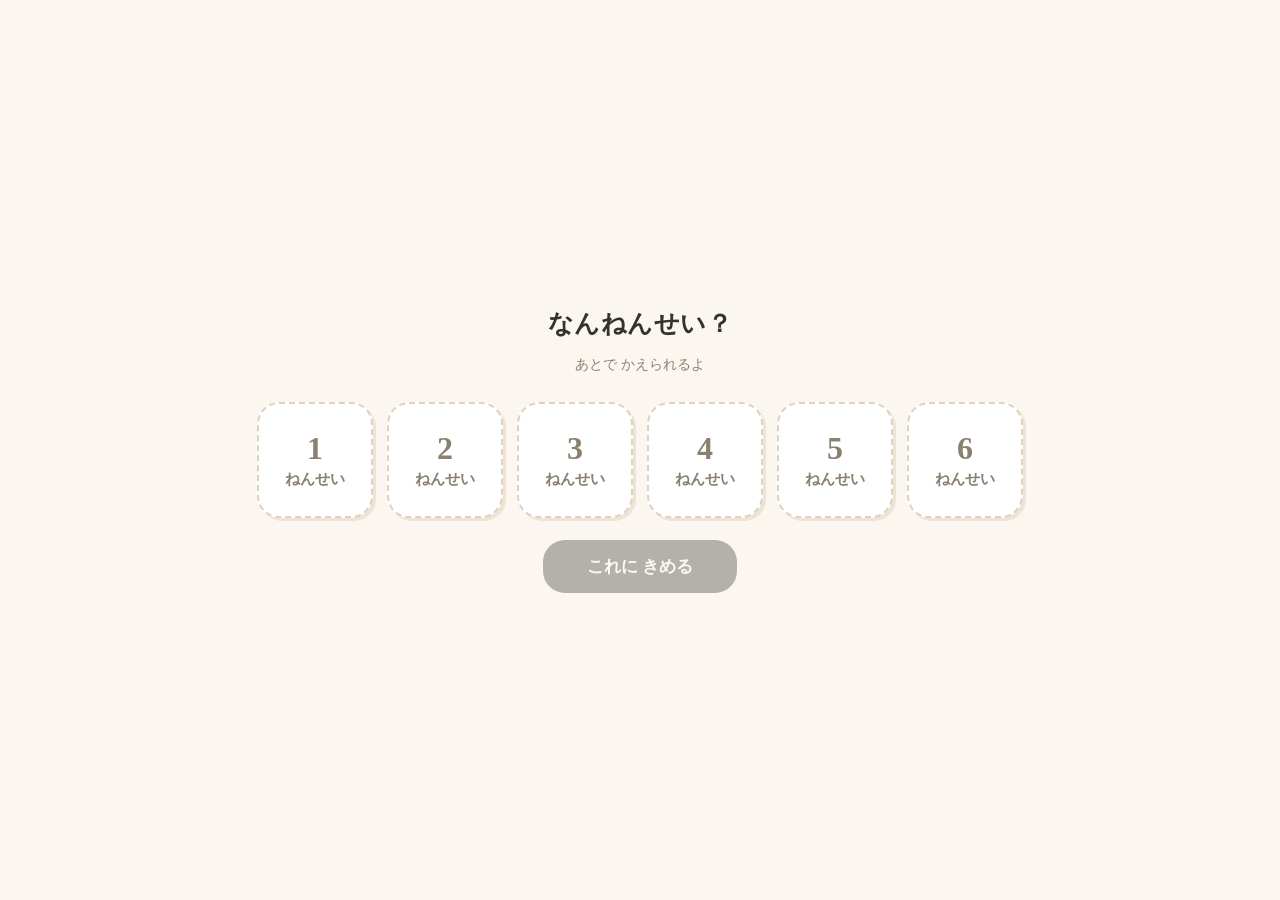
<file: index.html>
<!DOCTYPE html>
<html lang="ja">
<head>
<meta charset="UTF-8">
<meta name="viewport" content="width=device-width, initial-scale=1, maximum-scale=1, user-scalable=no, viewport-fit=cover">
<title>じぶんじてん</title>
<link rel="stylesheet" href="css/tokens.css">
<style>
  /* すべての色・形はトークン（css/tokens.css）を参照。ハードコード色を書かない */
  * { margin: 0; padding: 0; box-sizing: border-box; }
  html, body {
    height: 100%;
    font-family: var(--font-ui);
    background: var(--paper);
    color: var(--ink-soft);
    -webkit-user-select: none;
    user-select: none;
    -webkit-touch-callout: none;
    overscroll-behavior: none;
  }
  .screen { display: none; min-height: 100%; padding: var(--space); max-width: 640px; margin: 0 auto; }
  .screen.on { display: flex; flex-direction: column; align-items: center; }
  button { font-family: inherit; cursor: pointer; touch-action: manipulation; }

  /* UI文言のルビ（種類1）。行の高さを壊さない控えめなルビ */
  ruby { ruby-align: center; }
  ruby rt { font-size: 0.5em; font-weight: 400; opacity: 0.85; letter-spacing: 0; }

  /* ---- ホーム 案Y「みち型」（R1③・確定モック準拠・積み木の器） ----
     ルビの有無でブロック高さが変わらないよう、ルビが載りうる行は line-height で高さを常に確保する */
  #scrHome {
    max-width: none;
    min-height: 100dvh;
    background: var(--block-bg);
    color: var(--block-text);
    padding: 20px 26px 14px;
  }
  #scrHome.on { display: flex; flex-direction: column; align-items: stretch; }
  .yBar { display: flex; justify-content: space-between; align-items: center; }
  .yBrand { font-size: 20px; font-weight: 800; }
  .yBrand span { color: var(--block-hero); }
  #yGradePill {
    color: #fff; background: var(--block-text);
    border: none; border-radius: 12px;
    padding: 8px 15px; font-size: 13.5px; font-weight: 700;
    font-family: var(--font-ui); line-height: 2.1;
    box-shadow: 2px 3px 0 var(--block-text-edge);
  }
  .yRoad { flex: 1; display: flex; align-items: center; gap: 0; padding: 14px 4px; position: relative; min-height: 170px; }
  .yRoad::before { content: ""; position: absolute; left: 2%; right: 2%; top: 50%; border-top: 3px dashed var(--block-road); }
  .ySt { position: relative; display: flex; flex-direction: column; align-items: center; gap: 7px; flex: 1; }
  .ySt .b {
    border-radius: var(--block-radius-sm); padding: 12px 10px; text-align: center;
    color: #fff; width: 86%; font-family: var(--font-ui);
    border: 1.5px solid transparent;   /* 破線状態と高さを揃える（状態切替で高さを動かさない） */
  }
  .ySt .y { font-size: 14px; font-weight: 800; display: block; line-height: 2.1; }
  .ySt .p { font-size: 9.5px; opacity: .9; display: block; margin-top: 2px; line-height: 2.1; }
  .ySt.data .b { background: var(--block-prac); box-shadow: 2px 2px 0 var(--block-prac-edge); }
  .ySt.now { flex: 1.9; }
  .ySt.now .b { background: var(--block-hero); box-shadow: 3px 3px 0 var(--block-hero-edge), 5px 6px 12px rgba(51,50,46,.12); padding: 16px 12px; }
  .ySt.now .y { font-size: 19px; }
  .ySt.now .go {
    margin-top: 9px; background: #fff; color: var(--block-hero);
    border: none; border-radius: 20px; font-size: 13px; font-weight: 800;
    font-family: var(--font-ui); line-height: 2.1;
    padding: 9px 0; width: 100%; box-shadow: 2px 2px 0 var(--block-go-edge);
  }
  .ySt.next .b { background: #fff; color: var(--block-muted-faint); border: 1.5px dashed var(--block-dash); box-shadow: none; }
  .yDock { display: grid; grid-template-columns: 1fr 1fr 1fr; gap: 14px; }
  .yDoor {
    padding: 12px 16px; display: flex; align-items: center; gap: 13px;
    color: #fff; border: none; text-align: left;
    border-radius: var(--block-radius); font-family: var(--font-ui);
  }
  .yDoor .ic { width: 26px; height: 26px; flex-shrink: 0; }
  .yDoor .ic svg { width: 100%; height: 100%; fill: none; stroke-width: 2.1; stroke: currentColor; }
  .yDoor .nm { font-size: 14.5px; font-weight: 800; display: block; line-height: 2.1; }
  .yDoor .ds { font-size: 10.5px; opacity: .85; margin-top: 2px; display: block; line-height: 2.1; }
  .yDoor.prac { background: var(--block-prac); box-shadow: 3px 3px 0 var(--block-prac-edge), 5px 6px 12px rgba(51,50,46,.09); }
  .yDoor.exam { background: var(--block-exam); color: var(--block-exam-text); box-shadow: 3px 3px 0 var(--block-exam-edge), 5px 6px 12px rgba(51,50,46,.09); }
  .yDoor.dict { background: var(--block-dict); box-shadow: 3px 3px 0 var(--block-dict-edge), 5px 6px 12px rgba(51,50,46,.09); }
  .yFoot { margin-top: 14px; }
  .yFoot #backupBox { margin: 0; font-size: 12px; color: var(--block-muted-soft); }
  .yFoot .ver { margin: 8px 0 0; color: var(--block-muted-soft); }
  /* 縦スマホ: みちは折り返し（破線は消す）・ドックは1列。破綻させないことを優先 */
  @media (max-width: 740px) {
    .yRoad { flex-wrap: wrap; gap: 10px; min-height: 0; }
    .yRoad::before { display: none; }
    .ySt { flex: 1 1 30%; }
    .ySt.now { flex: 1 1 100%; }
    .yDock { grid-template-columns: 1fr; }
  }

  /* ---- 学年でまなぶ（R1④・モック未合意画面＝情報設計の範囲で素直に組む） ---- */
  #scrShelf {
    max-width: none;
    min-height: 100dvh;
    background: var(--block-bg);
    color: var(--block-text);
    padding: 22px 26px;
  }
  #scrShelf.on { display: flex; flex-direction: column; gap: 16px; align-items: stretch; }
  .shTop { display: flex; justify-content: space-between; align-items: center; }
  .shTitle { font-size: 20px; font-weight: 800; line-height: 2.1; }
  #shBack {
    font-size: 13.5px; font-weight: 700; font-family: var(--font-ui); line-height: 2.1;
    padding: 6px 16px; border: none; border-radius: 12px;
    background: #fff; color: var(--block-muted);
    box-shadow: 2px 2px 0 var(--block-dash-edge);
  }
  #shGrid { display: grid; grid-template-columns: 1fr 1fr; gap: 16px; }
  @media (max-width: 740px) { #shGrid { grid-template-columns: 1fr; } }
  .shRow {
    background: #fff; border-radius: var(--block-radius); padding: 14px 18px 16px;
    box-shadow: 3px 3px 0 var(--block-dash-edge), 5px 6px 12px rgba(51,50,46,.07);
    border: 2px solid transparent;
  }
  .shRow.prepRow { background: transparent; border: 1.5px dashed var(--block-dash); box-shadow: none; }
  .shRow.own { border-color: var(--block-hero); }   /* prepRow より後に置く（自学年の枠を破線色より優先） */
  .shHead { display: flex; align-items: baseline; gap: 10px; }
  .shName { font-size: 17px; font-weight: 800; line-height: 2.1; }
  .shLv { font-size: 11px; color: var(--block-muted); font-weight: 700; line-height: 2.1; }
  .shPrep { font-size: 11.5px; color: var(--block-muted-soft); line-height: 2.1; margin-top: 2px; }
  .shDoors { display: flex; gap: 10px; margin-top: 8px; }
  .shDoors button {
    flex: 1; border: none; border-radius: var(--block-radius-sm);
    padding: 10px 12px; font-weight: 800; font-family: var(--font-ui);
    font-size: 13.5px; line-height: 2.1; color: #fff;
  }
  .shDoorPrac { background: var(--block-prac); box-shadow: 2px 2px 0 var(--block-prac-edge); }
  .shDoorExam { background: var(--block-exam); color: var(--block-exam-text); box-shadow: 2px 2px 0 var(--block-exam-edge); }

  /* ---- 旧ホーム（home-mock.html 準拠・v0.9。橋渡しのためDOMに温存・導線からは外す） ---- */
  #scrHomeOld { max-width: 420px; padding: 0; }
  #scrHomeOld.on { display: block; }
  .hTop { padding: 22px 24px 6px; display: flex; align-items: baseline; justify-content: space-between; }
  .wordmark { font-size: 15px; font-weight: 600; letter-spacing: 0.06em; color: var(--ink-soft); }
  .wordmark .dot { color: var(--grow); }
  .hDate { font-size: 12px; color: var(--ghost); letter-spacing: 0.04em; font-family: var(--font-num); }
  .wallLabel {
    padding: 14px 24px 10px; font-size: 12.5px; color: var(--ink-soft);
    letter-spacing: 0.08em; display: flex; align-items: center; gap: 8px;
  }
  .wallLabel .count { color: var(--grow); font-weight: 600; font-family: var(--font-num); }
  .wall { padding: 2px 18px 8px; display: grid; grid-template-columns: repeat(6, 1fr); gap: 7px; }
  .wall .cell {
    aspect-ratio: 1; border-radius: 9px; position: relative; padding: 3px;
    display: flex; align-items: center; justify-content: center;
  }
  .wall .cell svg { width: 100%; height: 100%; display: block; }
  .wall .cell.done { background: #fff; border: 1px solid var(--paper-edge); box-shadow: 0 1px 0 rgba(27,42,74,0.04); }
  .wall .cell.fresh { background: #fff; border: 1px solid var(--grow); }
  .wall .cell.fresh::after {
    content: ''; position: absolute; top: 5px; right: 5px;
    width: 5px; height: 5px; border-radius: 50%; background: var(--grow);
  }
  .wall .cell.todo { background: transparent; border: 1px dashed var(--ghost-faint); }
  .todayCard {
    display: flex; align-items: center; justify-content: space-between;
    width: calc(100% - 40px); margin: 16px 20px 8px;
    background: var(--ink); border: none; border-radius: 16px;
    padding: 20px 22px; color: #fff; text-align: left;
    position: relative; overflow: hidden;
  }
  .todayCard::before {  /* 紙にインクがにじむ気配（新緑） */
    content: ''; position: absolute; inset: 0;
    background: radial-gradient(120% 140% at 85% -20%, rgba(58,157,107,0.22), transparent 55%);
    pointer-events: none;
  }
  .todayCard:active { opacity: 0.92; }
  .todayCard .lead { position: relative; display: flex; flex-direction: column; }
  .todayCard .k { font-size: 12px; letter-spacing: 0.1em; color: #9FB0CF; margin-bottom: 6px; }
  .todayCard .t { font-size: 20px; font-weight: 600; letter-spacing: 0.02em; }
  .todayCard .go {
    position: relative; width: 46px; height: 46px; border-radius: 50%;
    background: var(--grow); display: flex; align-items: center; justify-content: center; flex-shrink: 0;
  }
  .todayCard .go svg { width: 20px; height: 20px; stroke: #fff; stroke-width: 2.4; fill: none; }
  .hProgress { margin: 6px 24px 2px; }
  .hProgress .bar { height: 7px; border-radius: 4px; background: var(--ghost-faint); overflow: hidden; }
  .hProgress .fill { height: 100%; width: 0%; background: var(--grow); border-radius: 4px; transition: width 300ms ease-out; }
  .hProgress .meta {
    display: flex; justify-content: space-between;
    margin-top: 7px; font-size: 11.5px; color: var(--ghost); letter-spacing: 0.03em;
  }
  .hProgress .meta b { color: var(--ink-soft); font-weight: 600; }
  #homeBest { font-size: 11px; color: var(--ghost); font-family: var(--font-num); margin-top: 4px; text-align: right; }
  .hRow { margin: 16px 20px 20px; display: grid; grid-template-columns: 1fr 1fr; gap: 12px; }
  .tile {
    background: #fff; border: 1px solid var(--paper-edge); border-radius: 14px;
    padding: 16px 16px 15px; text-align: left;
    display: flex; flex-direction: column; gap: 10px;
    min-height: 104px; justify-content: space-between;
  }
  .tile:active { background: var(--paper-edge); }
  .tile .ic { width: 30px; height: 30px; color: var(--ink-soft); }
  .tile .ic svg { width: 100%; height: 100%; stroke: currentColor; stroke-width: 1.7; fill: none; }
  .tile .nm { display: block; font-size: 15px; font-weight: 600; color: var(--ink); }
  .tile .sub { display: block; font-size: 11.5px; color: var(--ghost); margin-top: 2px; }
  .tile.exam .badge {
    align-self: flex-start; font-size: 10.5px; letter-spacing: 0.06em;
    background: var(--grow-bg); color: var(--grow);
    padding: 2px 8px; border-radius: 20px; font-weight: 600;
  }
  .footnote { text-align: center; font-size: 10.5px; color: var(--ghost-faint); padding: 0 0 14px; letter-spacing: 0.04em; }
  #backupBox { margin: 0 20px 8px; width: auto; font-size: 12px; color: var(--ghost); }
  #backupBox summary { cursor: pointer; }
  #backupBox .inner { padding: 10px 4px; line-height: 1.7; color: var(--ink-soft); }
  #backupBox button { font-size: 12px; padding: 6px 12px; border: 1px solid var(--ghost); border-radius: 8px; background: #fff; color: var(--ink-soft); margin-right: 8px; }
  .ver { margin: 0 0 16px; text-align: center; font-size: 11px; color: var(--ghost); }

  /* ---- 学年をえらぶ（R1新設・モック未合意画面＝情報設計の範囲で素直に組む） ----
     外の器（積み木）: 温かいオフホワイト＋色ブロック＋右下3px段差（パターンC） */
  #scrGradeSelect {
    max-width: none;
    min-height: 100dvh;
    background: var(--block-bg);
    color: var(--block-text);
    justify-content: center;
    gap: 16px;
    padding: 28px 24px;
  }
  #gsTitle { font-size: 25px; font-weight: 800; letter-spacing: 0.02em; }
  #gsSub { font-size: 13.5px; color: var(--block-muted); }
  #gsGrid {
    display: grid;
    grid-template-columns: repeat(6, minmax(84px, 116px));
    gap: 14px;
    margin: 12px 0 6px;
  }
  @media (max-width: 740px) {
    #gsGrid { grid-template-columns: repeat(3, 1fr); width: 100%; max-width: 400px; }
  }
  #gsGrid button {
    aspect-ratio: 1;
    border-radius: var(--block-radius);
    border: 2px dashed var(--block-dash);
    background: #fff;
    color: var(--block-muted);
    font-size: 15px;
    font-weight: 800;
    font-family: var(--font-ui);
    box-shadow: 3px 3px 0 var(--block-dash-edge);
  }
  #gsGrid button .num {
    display: block;
    font-family: var(--font-num);
    font-size: 32px;
    line-height: 1.1;
    margin-bottom: 3px;
  }
  #gsGrid button.sel {
    background: var(--block-hero);
    border: 2px solid var(--block-hero);
    color: #fff;
    box-shadow: 3px 3px 0 var(--block-hero-edge), 5px 6px 12px rgba(51,50,46,.10);
  }
  #gsConfirm {
    font-size: 17px;
    font-weight: 800;
    font-family: var(--font-ui);
    padding: 15px 44px;
    border: none;
    border-radius: var(--block-radius);
    background: var(--block-text);
    color: #fff;
    box-shadow: 3px 3px 0 var(--block-text-edge), 5px 6px 12px rgba(51,50,46,.10);
  }
  #gsConfirm:disabled { opacity: 0.35; box-shadow: none; }

  /* ---- れんしゅう ---- */
  #pTop { width: 100%; max-width: 480px; display: flex; justify-content: space-between; align-items: center; }
  #pCounter { font-size: 13px; color: var(--ghost); }
  #pQuit { font-size: 13px; padding: 6px 14px; border: 1px solid var(--ghost); border-radius: 10px; background: #fff; color: var(--ink-soft); }
  #pQuit:active { background: var(--paper-edge); }
  #pReadings { min-height: 44px; margin: 6px 0 2px; text-align: center; line-height: 1.5; }
  #pReadings .kun { font-size: 21px; color: var(--ink); font-weight: 600; }
  #pReadings .on { font-size: 13px; color: var(--ghost); letter-spacing: 1px; }
  #pMsg { min-height: 30px; font-size: 17px; font-weight: 600; margin: 4px 0; text-align: center; }
  #pMsg.good { color: var(--grow); }
  #pMsg.accent { color: var(--ink-soft); }
  #pCell {
    width: min(88vw, 440px, calc(100dvh - 320px));
    aspect-ratio: 1;
    background: #fff;
    border: 1px solid var(--paper-edge);
    border-radius: var(--radius);
    box-shadow: var(--shadow-cell);
    touch-action: none;
    display: block;
  }
  #pDots { display: flex; gap: 8px; margin: 10px 0 4px; min-height: 14px; }
  #pDots span { width: 10px; height: 10px; border-radius: 50%; background: var(--ghost-faint); }
  #pDots span.done { background: var(--grow); }
  #pBtns { margin-top: 8px; display: flex; gap: 12px; }
  #pAction {
    font-size: 19px; padding: 14px 36px; border: none; border-radius: var(--radius-lg);
    background: var(--ink); color: #fff; box-shadow: var(--shadow-card);
  }
  #pAction:active { opacity: 0.88; }
  #pAction[hidden] { display: none; }

  /* ---- テスト（測る場の静けさ） ---- */
  #eTop { width: 100%; max-width: 480px; display: flex; justify-content: space-between; align-items: center; }
  #eCounter { font-size: 13px; color: var(--ghost); font-family: var(--font-num); }
  #eQuit { font-size: 13px; padding: 6px 14px; border: 1px solid var(--ghost); border-radius: 10px; background: #fff; color: var(--ink-soft); }
  #eQuit:active { background: var(--paper-edge); }
  #ePrompt { font-size: 15px; font-weight: 600; color: var(--ink-soft); margin: 12px 0 6px; text-align: center; }
  #eSentence { font-size: 22px; line-height: 2.1; margin: 6px 0 10px; text-align: center; max-width: 480px; color: var(--ink); }
  #eSentence .target {
    color: var(--ink); font-weight: 600;
    border-bottom: 3px solid var(--grow); padding-bottom: 1px;
  }
  #eSentence .kblank {
    display: inline-block; min-width: 1.7em; text-align: center;
    border: 2px dashed var(--ink-soft); border-radius: 8px; color: var(--ink-soft);
    font-size: 15px; padding: 2px 5px; margin: 0 2px; vertical-align: baseline; background: #fff;
  }
  #eCharBox {
    width: min(50vw, 200px); aspect-ratio: 1; background: #fff;
    border: 1px solid var(--paper-edge); border-radius: var(--radius);
    box-shadow: var(--shadow-cell); margin: 6px 0 10px;
  }
  #eCharBox svg { width: 100%; height: 100%; display: block; }
  #eChoices { display: flex; flex-direction: column; gap: 12px; width: 100%; max-width: 400px; }
  #eChoices button {
    font-size: 22px; padding: 16px; border: 1px solid var(--paper-edge); border-radius: var(--radius);
    background: #fff; color: var(--ink); box-shadow: var(--shadow-cell);
  }
  #eChoices button:active { background: var(--paper-edge); }
  #eCell {
    width: min(80vw, 380px, calc(100dvh - 340px));
    aspect-ratio: 1; background: #fff; border: 1px solid var(--paper-edge);
    border-radius: var(--radius); box-shadow: var(--shadow-cell);
    touch-action: none; display: none;
  }
  #eKakiBtns { display: none; gap: 12px; margin-top: 10px; }
  #eKakiBtns button { font-size: 16px; padding: 12px 28px; border-radius: var(--radius); border: 1px solid var(--ghost); background: #fff; color: var(--ink-soft); }
  #eKakiBtns #eSubmit { background: var(--ink); color: #fff; border: none; }

  /* ---- けっか（点数は作品のように） ---- */
  #scrResult h2 { font-size: 16px; color: var(--ghost); margin: 30px 0 6px; letter-spacing: 4px; font-weight: 600; }
  #rScore { font-family: var(--font-num); font-size: 52px; font-weight: 600; color: var(--ink); margin: 2px 0 6px; }
  #rMsg { font-size: 18px; font-weight: 600; min-height: 28px; margin: 4px 0 2px; text-align: center; }
  #rMsg.good { color: var(--grow); }
  #rMsg.accent { color: var(--ink-soft); }
  #rBest { font-size: 13px; color: var(--ghost); font-family: var(--font-num); margin-bottom: 14px; }
  #rReviewLabel { font-size: 14px; color: var(--ink-soft); margin-top: 8px; }
  #rReviewNote { font-size: 12px; color: var(--ghost); margin-bottom: 8px; }
  #rReviewGrid { display: flex; flex-wrap: wrap; gap: 8px; justify-content: center; max-width: 420px; }
  #rReviewGrid svg { width: 100%; height: 100%; }

  /* ---- ふりかえり（なんでかな？）---- */
  #rReviewGrid .rv {
    display: flex; flex-direction: column; align-items: center;
    width: 64px; padding: 3px 3px 4px; cursor: pointer;
    background: #fff; border: 1px solid var(--paper-edge); border-radius: var(--radius);
    box-shadow: var(--shadow-cell);
  }
  #rReviewGrid .rv svg { width: 52px; height: 52px; }
  #rReviewGrid .rv .why { font-size: 10px; color: var(--ink-soft); margin-top: 2px; }
  #wDetail {
    display: none; position: fixed; inset: 0; background: rgba(27, 42, 74, 0.35);
    align-items: center; justify-content: center; padding: 14px; z-index: 6;
  }
  #wDetail.on { display: flex; }
  #wPanel {
    background: #fff; border: 1px solid var(--paper-edge); border-radius: var(--radius-lg);
    box-shadow: var(--shadow-card); padding: 18px;
    width: min(94vw, 430px); max-height: 92vh; overflow-y: auto;
    display: flex; flex-direction: column; align-items: center;
  }
  #wTitle { font-size: 17px; font-weight: 600; color: var(--ink-soft); margin-bottom: 2px; min-height: 24px; }
  #wTitle.good { color: var(--grow); }
  #wSub { font-size: 13px; color: var(--ghost); min-height: 20px; margin-bottom: 6px; }
  #wCell {
    width: min(80vw, 330px); aspect-ratio: 1; background: var(--paper);
    border: 1px solid var(--paper-edge); border-radius: var(--radius);
    touch-action: none; display: block;
  }
  #wLegend { font-size: 11px; color: var(--ghost); margin-top: 6px; }
  #wAnswer { font-size: 20px; color: var(--ink); margin: 14px 0; min-height: 28px; }
  #wBtns { display: flex; gap: 10px; margin-top: 10px; flex-wrap: wrap; justify-content: center; }
  #wBtns button { font-size: 15px; padding: 10px 20px; border-radius: var(--radius); border: 1px solid var(--ghost); background: #fff; color: var(--ink-soft); }
  #wBtns #wRewrite, #wBtns #wSubmit { border: none; background: var(--ink); color: #fff; }

  /* ---- じぶんじてん（作品集。定着した字が一番美しく見える画面） ---- */
  #dTop { width: 100%; display: flex; justify-content: space-between; align-items: center; margin-bottom: 4px; }
  #dTop h2 { font-size: 19px; color: var(--ink); letter-spacing: 2px; font-weight: 600; }
  #dBack { font-size: 14px; padding: 8px 18px; border: 1px solid var(--ghost); border-radius: 10px; background: #fff; color: var(--ink-soft); }
  #dBack:active { background: var(--paper-edge); }
  #dCount { width: 100%; font-size: 13px; color: var(--ghost); font-family: var(--font-num); margin-bottom: 12px; }
  #dGrid {
    width: 100%;
    display: grid;
    grid-template-columns: repeat(auto-fill, minmax(58px, 1fr));
    gap: 8px;
  }
  #dGrid .cellBtn {
    position: relative;
    aspect-ratio: 1; padding: 4px;
    background: #fff; border: 1px solid var(--paper-edge); border-radius: var(--radius);
    box-shadow: var(--shadow-cell);
  }
  #dGrid .cellBtn.got { border-color: var(--ghost-faint); }
  #dGrid .cellBtn.today::after {
    /* 今日ぶん: ふちに新緑の点 */
    content: ''; position: absolute; right: 5px; bottom: 5px;
    width: 7px; height: 7px; border-radius: 50%;
    background: var(--grow); box-shadow: 0 0 0 3px var(--grow-bg);
  }
  #dGrid svg { width: 100%; height: 100%; display: block; }
  #dSign {
    width: 100%; text-align: center; margin-top: 18px;
    font-size: 13px; color: var(--ink-soft); letter-spacing: 1px;
  }
  #dSign::before { content: '― '; color: var(--ghost); }
  #dSign::after { content: ' ―'; color: var(--ghost); }
  /* 詳細（額装） */
  #dDetail {
    display: none; position: fixed; inset: 0; background: rgba(27, 42, 74, 0.35);
    align-items: center; justify-content: center; padding: 14px; z-index: 5;
  }
  #dDetail.on { display: flex; }
  #dPanel {
    background: #fff; border: 1px solid var(--paper-edge); border-radius: var(--radius-lg);
    box-shadow: var(--shadow-card); padding: 18px;
    width: min(94vw, 560px); max-height: 92vh; overflow-y: auto;
  }
  #dPanel h3 { font-size: 21px; margin-bottom: 12px; color: var(--ink); }
  #dPanel h3 small { font-family: var(--font-num); font-size: 13px; color: var(--ghost); font-weight: 400; }
  #dThree { display: flex; gap: 12px; flex-wrap: wrap; }
  #dThree .slot { flex: 1 1 140px; text-align: center; }
  #dThree .slot .cap { font-size: 13px; color: var(--ink-soft); font-weight: 600; letter-spacing: 1px; }
  #dThree .slot .date { font-size: 11px; color: var(--ghost); font-family: var(--font-num); margin-bottom: 5px; }
  #dThree svg {
    width: 100%; aspect-ratio: 1;
    background: var(--paper);
    border: 1px solid var(--paper-edge); border-radius: var(--radius);
    box-shadow: inset 0 1px 2px rgba(27, 42, 74, 0.04);   /* 額装のわずかな奥行き */
  }
  #dThree .slot button {
    margin-top: 7px; font-size: 13px; padding: 6px 18px;
    border: 1px solid var(--ghost); color: var(--ink-soft); background: #fff; border-radius: 10px;
  }
  #dThree .slot button:active { background: var(--paper-edge); }
  #dNotYet { font-size: 14px; color: var(--ghost); padding: 10px 0 4px; }
  #dClose { margin-top: 16px; width: 100%; font-size: 16px; padding: 12px; border: none; border-radius: var(--radius); background: var(--paper-edge); color: var(--ink-soft); }
</style>
</head>
<body>

  <!-- ホーム 案Y「みち型」（R1③・確定モック準拠） -->
  <div id="scrHome" class="screen on">
    <div class="yBar">
      <div class="yBrand">じぶん<span>字典</span></div>
      <button id="yGradePill" type="button"></button>
    </div>
    <div class="yRoad" id="yRoad"></div>
    <div class="yDock">
      <button id="yDoorPrac" class="yDoor prac" type="button">
        <span class="ic"><svg viewBox="0 0 24 24"><path d="M4 19l1-4L16 4l3 3L8 18z"/><path d="M14 6l3 3"/></svg></span>
        <span><span class="nm" id="yPracNm"></span><span class="ds" id="yPracSub"></span></span>
      </button>
      <button id="yDoorExam" class="yDoor exam" type="button">
        <span class="ic"><svg viewBox="0 0 24 24"><circle cx="12" cy="9" r="6"/><path d="M9 14l-2 7 5-3 5 3-2-7"/></svg></span>
        <span><span class="nm" id="yExamNm"></span><span class="ds" id="yExamSub"></span></span>
      </button>
      <button id="yDoorDict" class="yDoor dict" type="button">
        <span class="ic"><svg viewBox="0 0 24 24"><path d="M4 5h16v14H4z"/><path d="M4 5v14M9 5v14"/></svg></span>
        <span><span class="nm" id="yDictNm"></span><span class="ds" id="yDictSub"></span></span>
      </button>
    </div>
    <div class="yFoot">
      <details id="backupBox">
        <summary></summary>
        <div class="inner">
          <div id="backupNote"></div>
          <div style="margin-top:6px;">
            <button id="btnExport"></button>
            <button id="btnImport"></button>
            <input type="file" id="fileImport" accept="application/json" hidden>
          </div>
        </div>
      </details>
      <div class="ver">v0.10.4</div>
    </div>
  </div>

  <!-- 旧ホーム（v0.9・home-mock準拠。橋渡しのためDOMに温存。導線からは外れている） -->
  <div id="scrHomeOld" class="screen">
    <div class="hTop">
      <div class="wordmark">じぶん字典<span class="dot">.</span></div>
      <div class="hDate" id="hDate"></div>
    </div>
    <div class="wallLabel">
      <span id="wallLabelText"></span>
      <span class="count" id="wallCount"></span>
    </div>
    <div class="wall" id="homeWall"></div>
    <button id="btnToday" class="todayCard" type="button">
      <span class="lead">
        <span class="k" id="todayK"></span>
        <span class="t" id="todayT"></span>
      </span>
      <span class="go" aria-hidden="true">
        <svg viewBox="0 0 24 24"><polyline points="9 6 15 12 9 18"/></svg>
      </span>
    </button>
    <div class="hProgress">
      <div class="bar"><div class="fill" id="hFill"></div></div>
      <div class="meta">
        <span id="hLevel"></span>
        <span id="homeProgress"></span>
      </div>
      <div id="homeBest"></div>
    </div>
    <div class="hRow">
      <button id="btnExam" class="tile exam" type="button">
        <span class="badge" id="examBadge"></span>
        <span class="ic"><svg viewBox="0 0 24 24"><path d="M4 5h16v14H4z"/><path d="M8 9h8M8 13h5"/></svg></span>
        <span>
          <span class="nm" id="examNm"></span>
          <span class="sub" id="examSub"></span>
        </span>
      </button>
      <button id="btnDict" class="tile" type="button">
        <span class="ic"><svg viewBox="0 0 24 24"><path d="M4 6h16M4 12h16M4 18h10"/><circle cx="19" cy="18" r="2.4"/></svg></span>
        <span>
          <span class="nm" id="dictNm"></span>
          <span class="sub" id="dictSub"></span>
        </span>
      </button>
    </div>
    <div class="footnote" id="homeSign"></div>
  </div>

  <!-- 学年でまなぶ（R1④・モック未合意画面＝素直に組む） -->
  <div id="scrShelf" class="screen">
    <div class="shTop">
      <div class="shTitle" id="shTitle"></div>
      <button id="shBack" type="button"></button>
    </div>
    <div id="shGrid"></div>
  </div>

  <!-- 学年をえらぶ（R1・初回に1度。あとで変更可） -->
  <div id="scrGradeSelect" class="screen">
    <div id="gsTitle"></div>
    <div id="gsSub"></div>
    <div id="gsGrid"></div>
    <button id="gsConfirm" type="button" disabled></button>
  </div>

  <!-- テスト -->
  <div id="scrExam" class="screen">
    <div id="eTop">
      <span id="eCounter"></span>
      <button id="eQuit"></button>
    </div>
    <div id="ePrompt"></div>
    <div id="eSentence"></div>
    <div id="eCharBox" hidden></div>
    <div id="eChoices"></div>
    <canvas id="eCell"></canvas>
    <div id="eKakiBtns">
      <button id="eRedo" type="button"></button>
      <button id="eSubmit" type="button"></button>
    </div>
  </div>

  <!-- けっか -->
  <div id="scrResult" class="screen">
    <h2 id="rTitle"></h2>
    <div id="rScore"></div>
    <div id="rMsg"></div>
    <div id="rBest"></div>
    <div id="rReviewLabel"></div>
    <div id="rReviewNote"></div>
    <div id="rReviewGrid"></div>
    <button id="rHome" class="bigBtn" style="margin-top:18px;"></button>
    <div id="wDetail">
      <div id="wPanel">
        <div id="wTitle"></div>
        <div id="wSub"></div>
        <canvas id="wCell"></canvas>
        <div id="wLegend"></div>
        <div id="wAnswer"></div>
        <div id="wBtns">
          <button id="wRewrite" type="button"></button>
          <button id="wRedo" type="button" hidden></button>
          <button id="wSubmit" type="button" hidden></button>
          <button id="wClose" type="button"></button>
        </div>
      </div>
    </div>
  </div>

  <!-- れんしゅう -->
  <div id="scrPractice" class="screen">
    <div id="pTop">
      <span id="pCounter"></span>
      <button id="pQuit"></button>
    </div>
    <div id="pReadings"></div>
    <div id="pMsg"></div>
    <div id="pCellWrap" style="position:relative;line-height:0;">
      <canvas id="pCell"></canvas>
    </div>
    <div id="pDots"></div>
    <div id="pBtns"><button id="pAction"></button></div>
  </div>

  <!-- じぶんじてん -->
  <div id="scrDict" class="screen">
    <div id="dTop">
      <h2></h2>
      <button id="dBack"></button>
    </div>
    <div id="dCount"></div>
    <div id="dGrid"></div>
    <div id="dSign"></div>
    <div id="dDetail">
      <div id="dPanel">
        <h3></h3>
        <div id="dNotYet" hidden></div>
        <div id="dThree"></div>
        <button id="dClose"></button>
      </div>
    </div>
  </div>

<script type="module">
// ?v= はデプロイごとに更新（実機ブラウザのモジュールキャッシュ滞留対策）
import { DEFAULT_CONFIG, scoreStroke, matchKanji, templateStrokes, samplePath, userStrokeTo109 } from './js/matcher.js?v=0.10.4';
import { openStore } from './js/store.js?v=0.10.4';
import { TEXTS, LOW_GRADE_KANJI_ALLOW, formatReadings } from './js/texts.js?v=0.10.4';
import { buildExam, scoreExam, EXAM_SPEC } from './js/exam.js?v=0.10.4';
import { SETTLE, wetColor, settleOverlay, settledSvg } from './js/settle.js?v=0.10.4';
import { GRADE_MIN, GRADE_MAX, loadSettings, saveSettings } from './js/settings.js?v=0.10.4';
import { configureRuby, setRenderGrade, getRenderGrade, rubyHTML } from './js/ruby.js?v=0.10.4';

const cfg = { ...DEFAULT_CONFIG }; // しきい値は暫定確定値（台帳）
const SVG_NS = 'http://www.w3.org/2000/svg';
const $ = id => document.getElementById(id);

// canvas 描画用のデザイントークン（css/tokens.css と同値。正本はデザイン言語）
const TK = {
  ink: '#1B2A4A', inkSoft: '#3A4B6E',
  ghost: '#C7CCD4', ghostFaint: '#DDE1E7',
  paperEdge: '#EDEFF3', grow: '#3A9D6B',
};

let kanjiList = [];
let byCharApp = {};      // {char: kanjiレコード}
let sentencesData = [];  // sentences-g1.json
let readingsData = {};   // exam-readings-g1.json
let store = null;
let entries = {};    // {char: {first,best,latest}} のキャッシュ
let settings = { grade: null, rubyEnabled: true };  // 学年設定（meta 'settings'）

// ---- 画面切替 ----
function show(id) {
  for (const s of document.querySelectorAll('.screen')) s.classList.remove('on');
  $(id).classList.add('on');
}

// ---- 静的文言の流し込み ----
// UI文言（種類1）は rubyHTML を通す＝学年設定に応じて漢字/かな＋ルビが決まる。
// 問題文（種類2）・学ぶ対象の漢字（種類3）はこの機構を通さない。
// 学年変更後は applyTexts() を呼び直す。
const T = (el, s) => { el.innerHTML = rubyHTML(s); };
function applyTexts() {
  T($('todayK'), TEXTS.home.todayK);
  T($('todayT'), TEXTS.home.todayT);
  T($('wallLabelText'), TEXTS.home.wallLabel);
  T($('hLevel'), TEXTS.home.level);
  T($('examBadge'), TEXTS.home.levelBadge);
  T($('examNm'), TEXTS.home.examTile);
  T($('examSub'), TEXTS.home.examTileSub);
  T($('dictNm'), TEXTS.home.dict);
  T($('dictSub'), TEXTS.home.dictTileSub);
  const now = new Date();
  T($('hDate'), TEXTS.home.date(now.getMonth() + 1, now.getDate()));
  T($('eQuit'), TEXTS.exam.quit);
  T($('eRedo'), TEXTS.exam.redo);
  T($('eSubmit'), TEXTS.exam.submit);
  T($('rTitle'), TEXTS.exam.resultTitle);
  T($('rHome'), TEXTS.exam.backHome);
  T($('wRewrite'), TEXTS.review.rewrite);
  T($('wRedo'), TEXTS.exam.redo);
  T($('wSubmit'), TEXTS.exam.submit);
  T($('wClose'), TEXTS.review.close);
  // ほごしゃ向け（漢字可・変換対象外）
  document.querySelector('#backupBox summary').textContent = TEXTS.backup.summary;
  $('backupNote').textContent = TEXTS.backup.note;
  $('btnExport').textContent = TEXTS.backup.export;
  $('btnImport').textContent = TEXTS.backup.import;
  T($('pQuit'), TEXTS.practice.quit);
  T(document.querySelector('#dTop h2'), TEXTS.dict.title);
  T($('dBack'), TEXTS.dict.back);
  T($('dClose'), TEXTS.dict.close);
  // 新ホーム（案Y）のドック
  T($('yPracNm'), TEXTS.shelf.practice);
  T($('yPracSub'), TEXTS.homeY.practiceDoorSub);
  T($('yExamNm'), TEXTS.shelf.exam);
  T($('yDictNm'), TEXTS.shelf.dictDoor);
  T($('yDictSub'), TEXTS.home.dictTileSub);
}

// ---- ホーム 案Y: 学年のみち ----
// 駅の状態: now=現在学年（きょうのぶん） / data=1年（10級80字あり） / next=その他（破線）
// ⚠️「済学年✓」の状態は完了判定が未定義のため未実装（素直に倒した点・報告済み想定）
function renderRoad(n) {
  const cur = getRenderGrade();
  const road = $('yRoad');
  road.innerHTML = '';
  for (let g = 1; g <= 6; g++) {
    const st = document.createElement('div');
    const state = g === cur ? 'now' : (g === 1 ? 'data' : 'next');
    st.className = 'ySt ' + state;
    if (state === 'now') {
      const sub = g === 1 ? TEXTS.homeY.stationProgress1(n) : TEXTS.homeY.stationLevel(11 - g);
      st.innerHTML =
        `<div class="b"><span class="y">${rubyHTML(TEXTS.homeY.stationNow(g))}</span>` +
        `<span class="p">${rubyHTML(sub)}</span>` +
        `<button class="go" id="yToday" type="button">${rubyHTML(TEXTS.homeY.todayGo)}</button></div>`;
    } else {
      const sub = g === 1 ? TEXTS.homeY.stationLevel1 : TEXTS.homeY.stationLevel(11 - g);
      st.innerHTML =
        `<button class="b" type="button" data-grade="${g}"><span class="y">${rubyHTML(TEXTS.homeY.station(g))}</span>` +
        `<span class="p">${rubyHTML(sub)}</span></button>`;
    }
    road.appendChild(st);
  }
  const today = $('yToday');
  if (today) today.addEventListener('click', () => { startToday().catch(console.error); });
  // 駅タップ → 学年でまなぶ（その学年の区画へ）
  for (const b of road.querySelectorAll('button.b[data-grade]')) {
    b.addEventListener('click', () => openShelf(parseInt(b.dataset.grade, 10)));
  }
}

async function refreshHome() {
  entries = await store.getAll();
  const n = Object.keys(entries).length;
  // 進み帯・カウント
  $('hFill').style.width = (n / 80 * 100) + '%';
  $('homeProgress').innerHTML = `<b>${n}</b> ` + rubyHTML(TEXTS.home.metaCount(n));
  $('wallCount').textContent = TEXTS.home.wallCount(n);
  $('homeSign').innerHTML = n ? rubyHTML(TEXTS.dict.signature(n)) : '';
  // 壁: 習得済み（本人の定着筆跡）を先に、続きの未習得を ghost 破線で少し
  const wall = $('homeWall');
  wall.innerHTML = '';
  const doneRecs = kanjiList.filter(k => entries[k.char]);
  for (const rec of doneRecs) {
    const e = entries[rec.char];
    const d = document.createElement('div');
    d.className = 'cell ' + (sameDay(e.latest.at, Date.now()) ? 'fresh' : 'done');
    d.appendChild(settledSvg(e.best.strokes));
    wall.appendChild(d);
  }
  const todoRecs = kanjiList.filter(k => !entries[k.char]).slice(0, Math.max(6, 12 - (doneRecs.length % 6)));
  for (const rec of todoRecs) {
    const d = document.createElement('div');
    d.className = 'cell todo';
    d.appendChild(makeSvg(rec.strokes.map(s => s.path), TK.ghost, 4));
    wall.appendChild(d);
  }
  const [progress, best] = await Promise.all([
    store.metaGet('examProgress'), store.metaGet('examBest'),
  ]);
  $('examSub').innerHTML = rubyHTML(progress ? TEXTS.home.examTileResume : TEXTS.home.examTileSub);
  $('homeBest').innerHTML = best ? rubyHTML(TEXTS.exam.best(best.score)) : '';
  // 新ホーム（案Y）
  $('yGradePill').innerHTML = settings.grade
    ? rubyHTML(TEXTS.settings.gradeName(settings.grade)) + ' ▾'
    : '▾';
  $('yExamSub').innerHTML = rubyHTML(progress ? TEXTS.home.examTileResume : TEXTS.home.examTileSub);
  renderRoad(n);
}

// ============================================================
// 学年をえらぶ（R1）
// ============================================================
// 誤タップで確定しない二段構え: ブロックを選ぶ →「これに きめる」で確定（§5-5）

let gsPick = null;

function renderGradeSelect() {
  $('gsTitle').innerHTML = rubyHTML(TEXTS.settings.title);
  $('gsSub').innerHTML = rubyHTML(TEXTS.settings.sub);
  $('gsConfirm').innerHTML = rubyHTML(TEXTS.settings.confirm);
  const grid = $('gsGrid');
  grid.innerHTML = '';
  for (let g = GRADE_MIN; g <= GRADE_MAX; g++) {
    const b = document.createElement('button');
    b.type = 'button';
    b.innerHTML = `<span class="num">${g}</span>` + rubyHTML(TEXTS.settings.gradeSuffix);
    b.addEventListener('click', () => {
      gsPick = g;
      for (const el of grid.children) el.classList.remove('sel');
      b.classList.add('sel');
      $('gsConfirm').disabled = false;
    });
    grid.appendChild(b);
  }
  gsPick = settings.grade;   // 変更で開いたときは現在値を選択済みに
  if (gsPick != null && grid.children[gsPick - 1]) {
    grid.children[gsPick - 1].classList.add('sel');
    $('gsConfirm').disabled = false;
  } else {
    $('gsConfirm').disabled = true;
  }
}

$('gsConfirm').addEventListener('click', async () => {
  if (gsPick == null) return;
  settings = await saveSettings(store, { ...settings, grade: gsPick });
  setRenderGrade(settings.grade);   // 学年が決まったのでUI文言の漢字度を更新
  applyTexts();
  await refreshHome();
  show('scrHome');
});

// ============================================================
// ホーム 案Y: ナビ（R1③）
// ============================================================

$('yGradePill').addEventListener('click', () => {
  renderGradeSelect();          // 現在値を選択済みの状態で開く（あとで変更可）
  show('scrGradeSelect');
});
$('yDoorPrac').addEventListener('click', () => { openShelf(); });
$('yDoorExam').addEventListener('click', () => { startExam().catch(console.error); });
$('yDoorDict').addEventListener('click', () => { openDict().catch(console.error); });

// ============================================================
// 学年でまなぶ（R1④）— 棚。1年=現行機能への橋渡し／他学年=準備中（押しても壊れない）
// ============================================================

function renderShelf() {
  const cur = getRenderGrade();
  T($('shTitle'), TEXTS.shelf.title);
  T($('shBack'), TEXTS.dict.back);
  const grid = $('shGrid');
  grid.innerHTML = '';
  for (let g = 1; g <= 6; g++) {
    const hasData = g === 1;   // いまデータがあるのは10級80字（1年）だけ
    const row = document.createElement('div');
    row.className = 'shRow' + (g === cur ? ' own' : '') + (hasData ? '' : ' prepRow');
    row.id = 'shRow' + g;
    let inner =
      `<div class="shHead"><span class="shName">${rubyHTML(TEXTS.settings.gradeName(g))}</span>` +
      `<span class="shLv">${rubyHTML(hasData ? TEXTS.homeY.stationLevel1 : TEXTS.homeY.stationLevel(11 - g))}</span></div>`;
    if (hasData) {
      inner +=
        `<div class="shDoors">` +
        `<button class="shDoorPrac" type="button" data-act="prac">${rubyHTML(TEXTS.shelf.practice)}</button>` +
        `<button class="shDoorExam" type="button" data-act="exam">${rubyHTML(TEXTS.shelf.exam)}</button></div>`;
    } else {
      inner += `<div class="shPrep">${rubyHTML(TEXTS.shelf.prepNote)}</div>`;
    }
    row.innerHTML = inner;
    grid.appendChild(row);
  }
  grid.querySelector('[data-act=prac]').addEventListener('click', () => { startToday().catch(console.error); });
  grid.querySelector('[data-act=exam]').addEventListener('click', () => { startExam().catch(console.error); });
}

function openShelf(focusGrade) {
  renderShelf();
  show('scrShelf');
  const row = $('shRow' + (focusGrade || getRenderGrade() || 1));
  if (row) row.scrollIntoView({ block: 'nearest' });
}

$('shBack').addEventListener('click', goHome);

// ============================================================
// れんしゅう
// ============================================================

const canvas = $('pCell');
const ctx = canvas.getContext('2d', { desynchronized: true });

const P = {
  chars: [], idx: 0,
  rec: null, tmpl: [], tmplPaths: [], anim: [],  // anim = 描画用サンプル列
  phase: 'watch',        // watch | trace | air | charDone | sessionDone
  accepted: [], scores: [], current: null,
  stumbles: 0, consecFails: 0, rescueGuide: false,
  timers: [], drawing: false,
};

function clearTimers() {
  for (const t of P.timers) clearTimeout(t);
  P.timers = [];
}

// きょうの5もじ: 復習キュー優先 → 未習得 → ベストスコアの低い順（もどってくる）
async function pickToday() {
  const queue = (await store.metaGet('reviewQueue')) || [];
  const qRecs = queue.map(c => byCharApp[c]).filter(Boolean);
  const rest = kanjiList.filter(k => !queue.includes(k.char));
  const un = rest.filter(k => !entries[k.char]);
  const got = rest.filter(k => entries[k.char])
    .sort((a, b) => entries[a.char].best.score - entries[b.char].best.score);
  return [...qRecs, ...un, ...got].slice(0, 5);
}

let cssSize = 0, rect = null, activePointer = null;

function resizeCell() {
  const dpr = window.devicePixelRatio || 1;
  cssSize = canvas.clientWidth;
  canvas.width = Math.round(cssSize * dpr);
  canvas.height = Math.round(cssSize * dpr);
  redrawCell();
}

function setSpace() {
  const dpr = window.devicePixelRatio || 1;
  const k = (cssSize * dpr) / 109;
  ctx.setTransform(k, 0, 0, k, 0, 0);
  ctx.lineCap = 'round';
  ctx.lineJoin = 'round';
}

function drawCross() {
  ctx.save();
  ctx.strokeStyle = TK.paperEdge;
  ctx.lineWidth = 0.6;
  ctx.setLineDash([2.4, 1.8]);
  ctx.beginPath();
  ctx.moveTo(54.5, 0); ctx.lineTo(54.5, 109);
  ctx.moveTo(0, 54.5); ctx.lineTo(109, 54.5);
  ctx.stroke();
  ctx.restore();
}

function guideVisible() {
  return P.phase === 'trace' || P.phase === 'watch' || (P.phase === 'air' && P.rescueGuide);
}

function redrawCell() {
  if (!P.rec) return;
  setSpace();
  ctx.clearRect(0, 0, 109, 109);
  drawCross();
  if (guideVisible()) {
    ctx.strokeStyle = P.phase === 'watch' ? TK.ghostFaint : TK.ghost; // 手本ガイドは脇役
    ctx.lineWidth = 3.6;
    for (const p2d of P.tmplPaths) ctx.stroke(p2d);
  }
  if (P.settledFx) return; // 定着演出中はSVGオーバーレイが主役（canvas側の字は消す）
  // 書いている最中の線は生乾き（定着で ink に沈む）。watch の手本は ink
  ctx.strokeStyle = P.phase === 'watch' ? SETTLE.ink : wetColor(SETTLE);
  ctx.lineWidth = 2.8;
  for (const s of P.accepted) drawPoly(s, 1);
  if (P.current) drawPoly(P.current, 1);
}

function drawPoly(points, scaleTo109) {
  if (!points.length) return;
  const k = scaleTo109 ? 109 : 1;
  ctx.beginPath();
  ctx.moveTo(points[0].x * k, points[0].y * k);
  if (points.length === 1) ctx.lineTo(points[0].x * k + 0.01, points[0].y * k);
  for (let i = 1; i < points.length; i++) ctx.lineTo(points[i].x * k, points[i].y * k);
  ctx.stroke();
}

// 1画をタイマー駆動で描き進める（rAF非依存・★台帳の教訓）
function animateStroke(i, color, stepMs, onDone) {
  const pts = P.anim[i];
  let k = 2;
  const step = () => {
    redrawCell();
    setSpace();
    ctx.strokeStyle = color;
    ctx.lineWidth = 3.4;
    drawPoly(pts.slice(0, k), 0);
    if (k < pts.length) {
      k += 2;
      P.timers.push(setTimeout(step, stepMs));
    } else if (onDone) onDone();
  };
  step();
}

// 手本アニメ: 全画を順に（watch用）
function animateAll(i = 0) {
  if (i >= P.anim.length) {
    P.accepted = P.rec.strokes.map((_, j) => P.anim[j].map(p => ({ x: p.x / 109, y: p.y / 109 })));
    redrawCell();
    P.accepted = [];
    showAction(TEXTS.practice.write);
    return;
  }
  animateStroke(i, SETTLE.ink, 22, () => {
    // 描いた画は accepted 相当として残す
    P.accepted.push(P.anim[i].map(p => ({ x: p.x / 109, y: p.y / 109 })));
    P.timers.push(setTimeout(() => animateAll(i + 1), 160));
  });
}

function setMsg(text, cls) {
  const el = $('pMsg');
  el.innerHTML = text ? rubyHTML(text) : '';
  el.className = cls || '';
}

function setDots() {
  const n = P.rec ? P.rec.strokeCount : 0;
  $('pDots').innerHTML = Array.from({ length: n }, (_, i) =>
    `<span class="${i < P.accepted.length ? 'done' : ''}"></span>`).join('');
}

function showAction(label) {
  const b = $('pAction');
  b.hidden = false;
  b.innerHTML = rubyHTML(label);
}
function hideAction() { $('pAction').hidden = true; }

function setReadings(rec) {
  const r = formatReadings(rec.readings);
  $('pReadings').innerHTML =
    `<div class="kun">${r.kun.join('　') || ''}</div><div class="on">${r.on.join('　') || ''}</div>`;
}

function clearSettleFx() {
  if (P.settledFx) { P.settledFx.remove(); P.settledFx = null; }
}

function startChar() {
  clearTimers();
  clearSettleFx();
  const rec = P.chars[P.idx];
  P.rec = rec;
  P.tmpl = templateStrokes(rec, cfg.samplePoints);
  P.tmplPaths = rec.strokes.map(s => new Path2D(s.path));
  P.anim = rec.strokes.map(s => samplePath(s.path, 40));
  P.accepted = []; P.scores = []; P.current = null;
  P.stumbles = 0; P.consecFails = 0; P.rescueGuide = false;
  P.phase = 'watch'; P.drawing = false;
  $('pCounter').innerHTML = rubyHTML(TEXTS.practice.counter(P.idx + 1, P.chars.length));
  setReadings(rec);
  setMsg(TEXTS.practice.watchTitle, 'accent');
  setDots();
  hideAction();
  resizeCell();
  P.timers.push(setTimeout(() => animateAll(0), 350));
}

function startTrace() {
  clearTimers();
  P.phase = 'trace';
  P.accepted = []; P.scores = []; P.consecFails = 0;
  setMsg(TEXTS.practice.traceTitle, 'accent');
  setDots(); hideAction(); redrawCell();
}

function startAir() {
  clearTimers();
  clearSettleFx();
  P.phase = 'air';
  P.accepted = []; P.scores = []; P.stumbles = 0; P.consecFails = 0; P.rescueGuide = false;
  setMsg(TEXTS.practice.airTitle, 'accent');
  setDots(); hideAction(); redrawCell();
}

let cameFromTrace = false; // charDone の遷移: なぞり後→そらがき / そらがき後→次の字 or ホーム

async function onCharComplete() {
  cameFromTrace = (P.phase === 'trace');
  if (P.phase === 'trace') {
    P.phase = 'charDone';
    setMsg(TEXTS.practice.good, 'good');
    showAction(TEXTS.practice.next);
    return;
  }
  // そらがき合格 → 定着（署名演出）＋保存（保存はここだけ）
  const avg = Math.round(P.scores.reduce((a, b) => a + b, 0) / P.scores.length);
  P.phase = 'charDone';
  // 定着: 生乾きの canvas 線を消し、同じ座標の SVG が ink に沈む
  P.settledFx = settleOverlay($('pCellWrap'), P.accepted, SETTLE);
  redrawCell();
  const entry = await store.recordPass(P.rec.char, {
    strokes: P.accepted, score: avg, at: Date.now(),
  });
  entries[P.rec.char] = entry;
  // 復習キューから外す（もどってくるの完了）
  const rq = (await store.metaGet('reviewQueue')) || [];
  if (rq.includes(P.rec.char)) {
    await store.metaSet('reviewQueue', rq.filter(c => c !== P.rec.char));
  }
  await P.settledFx.finished;   // 演出が終わってから、静かに文言
  setMsg(TEXTS.practice.finishOne, 'good');
  showAction(P.idx + 1 < P.chars.length ? TEXTS.practice.next : TEXTS.practice.backHome);
  if (P.idx + 1 >= P.chars.length) setMsg(TEXTS.practice.sessionDone, 'good');
}

function onStrokeEnd(points) {
  const i = P.accepted.length;
  const res = scoreStroke(userStrokeTo109(points), P.tmpl[i], cfg);
  const pass = res.score >= cfg.passScore;
  // 3回連続でつまずいた画は、ガイドがある状態なら通す（失敗で終わらせない）
  const rescueAccept = !pass && P.consecFails >= 2 && guideVisible();
  if (pass || rescueAccept) {
    P.accepted.push(points);
    P.scores.push(res.score);
    P.consecFails = 0;
    setMsg('', '');
    setDots();
    redrawCell();
    if (P.accepted.length === P.rec.strokeCount) onCharComplete().catch(console.error);
    return;
  }
  // おしい: 該当画だけアニメで見せて再挑戦
  P.consecFails++;
  P.stumbles++;
  if (P.phase === 'air' && P.stumbles >= 3 && !P.rescueGuide) {
    P.rescueGuide = true;
    setMsg(TEXTS.practice.rescue, 'accent');
  } else {
    setMsg(TEXTS.practice.close(i + 1), 'accent');
  }
  animateStroke(i, TK.inkSoft, 18, () => { P.timers.push(setTimeout(redrawCell, 250)); });
}

// ---- 手書き入力（Phase 0 方式） ----
function toPoint(e) {
  return { x: (e.clientX - rect.left) / cssSize, y: (e.clientY - rect.top) / cssSize };
}

canvas.addEventListener('pointerdown', (e) => {
  if (activePointer !== null) return;
  if (P.phase !== 'trace' && P.phase !== 'air') return;
  if (P.accepted.length >= (P.rec ? P.rec.strokeCount : 0)) return;
  activePointer = e.pointerId;
  canvas.setPointerCapture(e.pointerId);
  rect = canvas.getBoundingClientRect();
  clearTimers();          // おしいアニメ中に書き始めたら止める
  redrawCell();
  P.current = [toPoint(e)];
  setSpace();
  ctx.strokeStyle = wetColor(SETTLE);   // 生乾き
  ctx.lineWidth = 2.8;
  drawPoly(P.current, 1);
  e.preventDefault();
});

canvas.addEventListener('pointermove', (e) => {
  if (e.pointerId !== activePointer || !P.current) return;
  const p = toPoint(e);
  const prev = P.current[P.current.length - 1];
  P.current.push(p);
  setSpace();
  ctx.strokeStyle = wetColor(SETTLE);
  ctx.lineWidth = 2.8;
  ctx.beginPath();
  ctx.moveTo(prev.x * 109, prev.y * 109);
  ctx.lineTo(p.x * 109, p.y * 109);
  ctx.stroke();
  e.preventDefault();
});

function endStroke(e) {
  if (e.pointerId !== activePointer) return;
  activePointer = null;
  if (P.current) {
    const pts = P.current;
    P.current = null;
    onStrokeEnd(pts);
  }
}
canvas.addEventListener('pointerup', endStroke);
canvas.addEventListener('pointercancel', endStroke);
canvas.addEventListener('contextmenu', e => e.preventDefault());

$('pAction').addEventListener('click', () => {
  if (P.phase === 'watch') startTrace();
  else if (P.phase === 'charDone') advance();
});

function advance() {
  if (cameFromTrace) { cameFromTrace = false; startAir(); return; }
  if (P.idx + 1 < P.chars.length) { P.idx++; startChar(); }
  else goHome();
}

function goHome() {
  clearTimers();
  clearSettleFx();
  P.rec = null;
  refreshHome().then(() => show('scrHome'));
}

$('pQuit').addEventListener('click', goHome);

async function startToday() {
  entries = await store.getAll();
  P.chars = await pickToday();
  P.idx = 0;
  show('scrPractice');
  startChar();
}
$('btnToday').addEventListener('click', () => { startToday().catch(console.error); });

window.addEventListener('resize', () => {
  if ($('scrPractice').classList.contains('on')) resizeCell();
});

// ============================================================
// じぶんじてん
// ============================================================

function strokesToPathD(strokes, k) {
  // 正規化(0..1)座標列 → SVG path（109空間）
  return strokes.map(s => {
    if (!s.length) return '';
    let d = `M${(s[0].x * k).toFixed(1)},${(s[0].y * k).toFixed(1)}`;
    if (s.length === 1) d += ` l0.01,0`;
    for (let i = 1; i < s.length; i++) d += ` L${(s[i].x * k).toFixed(1)},${(s[i].y * k).toFixed(1)}`;
    return d;
  });
}

function makeSvg(paths, color, width) {
  const svg = document.createElementNS(SVG_NS, 'svg');
  svg.setAttribute('viewBox', '0 0 109 109');
  for (const d of paths) {
    if (!d) continue;
    const p = document.createElementNS(SVG_NS, 'path');
    p.setAttribute('d', d);
    p.setAttribute('fill', 'none');
    p.setAttribute('stroke', color);
    p.setAttribute('stroke-width', width);
    p.setAttribute('stroke-linecap', 'round');
    p.setAttribute('stroke-linejoin', 'round');
    svg.appendChild(p);
  }
  return svg;
}

function sameDay(a, b) {
  const da = new Date(a), db = new Date(b);
  return da.getFullYear() === db.getFullYear() && da.getMonth() === db.getMonth() && da.getDate() === db.getDate();
}

function renderDict() {
  const n = Object.keys(entries).length;
  $('dCount').innerHTML = rubyHTML(TEXTS.dict.count(n));
  $('dSign').innerHTML = n ? rubyHTML(TEXTS.dict.signature(n)) : '';
  const grid = $('dGrid');
  grid.innerHTML = '';
  for (const rec of kanjiList) {
    const e = entries[rec.char];
    const today = e && sameDay(e.latest.at, Date.now());   // 今日ぶん=ふちに新緑の点
    const btn = document.createElement('button');
    btn.className = 'cellBtn' + (e ? ' got' : '') + (today ? ' today' : '');
    const svg = e
      ? settledSvg(e.best.strokes)                              // 定着後の完成形と同一の見た目
      : makeSvg(rec.strokes.map(s => s.path), '#C7CCD4', 4);   // 未習得=ghost の模範(KanjiVG)
    btn.appendChild(svg);
    btn.addEventListener('click', () => openDetail(rec));
    grid.appendChild(btn);
  }
}

let detailTimers = [];
function clearDetailTimers() { for (const t of detailTimers) clearTimeout(t); detailTimers = []; }

function fmtDate(at) {
  const d = new Date(at);
  return TEXTS.home.date(d.getMonth() + 1, d.getDate());   // 表記は home.date と共通
}

function openDetail(rec) {
  clearDetailTimers();
  const e = entries[rec.char];
  document.querySelector('#dPanel h3').innerHTML = rec.char + ' <small>' + rec.strokeCount + 'かく</small>';
  const three = $('dThree');
  three.innerHTML = '';
  $('dNotYet').hidden = !!e;
  if (!e) {
    $('dNotYet').innerHTML = rubyHTML(TEXTS.dict.notYet);
    const slot = document.createElement('div');
    slot.className = 'slot';
    slot.appendChild(makeSvg(rec.strokes.map(s => s.path), '#d5cfc0', 4));
    three.appendChild(slot);
  } else {
    for (const [key, cap] of [['first', TEXTS.dict.first], ['best', TEXTS.dict.best], ['latest', TEXTS.dict.latest]]) {
      const a = e[key];
      const slot = document.createElement('div');
      slot.className = 'slot';
      slot.innerHTML = `<div class="cap">${rubyHTML(cap)}</div><div class="date">${rubyHTML(fmtDate(a.at))}</div>`;
      const svg = settledSvg(a.strokes);   // 定着後の完成形と同一の見た目
      slot.appendChild(svg);
      const btn = document.createElement('button');
      btn.innerHTML = rubyHTML(TEXTS.dict.replay);
      btn.addEventListener('click', () => replaySvg(svg));
      slot.appendChild(btn);
      three.appendChild(slot);
    }
  }
  $('dDetail').classList.add('on');
}

// 筆跡の順再生（成長リプレイ最小版）。CSS transition＋setTimeout・rAF非依存
function replaySvg(svg) {
  clearDetailTimers();
  // 定着済みSVGは2層（にじみ＋主線）。リプレイは主線のみ動かし、にじみは伏せて戻す
  const bleed = svg.querySelector('g[data-layer=bleed]');
  const paths = [...svg.querySelectorAll('g[data-layer=main] path')];
  if (!paths.length) paths.push(...svg.querySelectorAll('path'));
  if (bleed) bleed.style.opacity = '0';
  let delay = 120;
  for (const p of paths) {
    const len = p.getTotalLength();
    p.style.transition = 'none';
    p.style.strokeDasharray = len;
    p.style.strokeDashoffset = len;
    p.style.visibility = 'hidden';   // round cap の始点ドット対策（★台帳の教訓）
    const dur = Math.min(600, Math.max(200, len * 8));
    detailTimers.push(setTimeout(() => {
      p.style.visibility = 'visible';
      p.getBoundingClientRect();     // 強制リフロー
      p.style.transition = `stroke-dashoffset ${dur}ms ease-in-out`;
      p.style.strokeDashoffset = '0';
    }, delay));
    delay += dur + 140;
  }
  if (bleed) {
    detailTimers.push(setTimeout(() => {
      bleed.style.transition = 'opacity 300ms ease-out';
      bleed.style.opacity = '1';   // 層自体の不透明度（にじみ量は stroke-opacity 側）
    }, delay));
  }
}

async function openDict() {
  entries = await store.getAll();
  renderDict();
  show('scrDict');
}
$('btnDict').addEventListener('click', () => { openDict().catch(console.error); });
$('dBack').addEventListener('click', () => { clearDetailTimers(); goHome(); });
$('dClose').addEventListener('click', () => { clearDetailTimers(); $('dDetail').classList.remove('on'); });
$('dDetail').addEventListener('click', (e) => {
  if (e.target === $('dDetail')) { clearDetailTimers(); $('dDetail').classList.remove('on'); }
});

// ============================================================
// ためす（10きゅうレベル テスト）
// ============================================================

const E = { questions: null, answers: [], idx: 0, strokes: [], current: null };
const eCanvas = $('eCell');
const ectx = eCanvas.getContext('2d', { desynchronized: true });
let eCss = 0, eRect = null, ePointer = null;

function esc(s) {
  return s.replace(/&/g, '&amp;').replace(/</g, '&lt;').replace(/>/g, '&gt;');
}

async function startExam() {
  const saved = await store.metaGet('examProgress');
  if (saved) {
    E.questions = saved.questions;
    E.answers = saved.answers;
    E.idx = saved.idx;
  } else {
    const exam = buildExam({ kanji: kanjiList, sentences: sentencesData, readings: readingsData });
    E.questions = exam.questions;
    E.answers = [];
    E.idx = 0;
  }
  show('scrExam');
  renderExamQ();
}

function renderExamQ() {
  const q = E.questions[E.idx];
  $('eCounter').innerHTML = rubyHTML(TEXTS.exam.counter(E.idx + 1, E.questions.length));
  $('eSentence').innerHTML = '';
  $('eCharBox').hidden = true;
  $('eChoices').innerHTML = '';
  eCanvas.style.display = 'none';
  $('eKakiBtns').style.display = 'none';

  if (q.type === 'yomi') {
    $('ePrompt').innerHTML = rubyHTML(TEXTS.exam.yomiQ);
    $('eSentence').innerHTML =
      esc(q.text.slice(0, q.start))
      + '<span class="target">' + esc(q.text.substr(q.start, q.len)) + '</span>'
      + esc(q.text.slice(q.start + q.len));
    for (let i = 0; i < q.choices.length; i++) {
      const b = document.createElement('button');
      b.type = 'button';
      b.textContent = q.choices[i];
      b.addEventListener('click', () => answerExam({ chosenIndex: i }));
      $('eChoices').appendChild(b);
    }
  } else if (q.type === 'kaki') {
    $('ePrompt').innerHTML = rubyHTML(TEXTS.exam.kakiQ);
    $('eSentence').innerHTML =
      esc(q.text.slice(0, q.start))
      + '<span class="kblank">' + esc(q.kana) + '</span>'
      + esc(q.text.slice(q.start + q.len));
    E.strokes = [];
    E.current = null;
    eCanvas.style.display = 'block';
    $('eKakiBtns').style.display = 'flex';
    resizeExamCell();
  } else { // kakusuu
    $('ePrompt').innerHTML = rubyHTML(TEXTS.exam.kakusuuQ);
    const box = $('eCharBox');
    box.hidden = false;
    box.innerHTML = '';
    // 字形はKanjiVG描画（フォント不使用）
    box.appendChild(makeSvg(byCharApp[q.char].strokes.map(s => s.path), '#1a1a1a', 5));
    for (let i = 0; i < q.choices.length; i++) {
      const b = document.createElement('button');
      b.type = 'button';
      b.innerHTML = rubyHTML(TEXTS.exam.kakusuuUnit(q.choices[i]));
      b.addEventListener('click', () => answerExam({ chosenIndex: i }));
      $('eChoices').appendChild(b);
    }
  }
}

// 静かに記録して次へ（正誤フィードバックなし・進行を毎問保存）
async function answerExam(ans) {
  E.answers[E.idx] = ans;
  E.idx++;
  if (E.idx >= E.questions.length) {
    await finishExam();
    return;
  }
  await store.metaSet('examProgress', {
    questions: E.questions, answers: E.answers, idx: E.idx,
  });
  renderExamQ();
}

async function finishExam() {
  const res = scoreExam(E.questions, E.answers);
  await store.metaDelete('examProgress');
  const rec = { score: res.score, at: Date.now(), wrong: res.wrong };
  await store.metaSet('examLatest', rec);
  const best = await store.metaGet('examBest');
  if (!best || res.score > best.score) await store.metaSet('examBest', rec);
  // もどってくる: 落とした字を復習キューへ（重複なしで後ろに追加）
  const rq = (await store.metaGet('reviewQueue')) || [];
  await store.metaSet('reviewQueue', [...rq, ...res.wrong.filter(c => !rq.includes(c))]);
  // ふりかえり用: 落とした問題の問と解答（かきは筆跡込み）をメモリに保持
  const byChar = {};
  E.questions.forEach((q, i) => {
    const a = E.answers[i];
    const ok = q.type === 'kaki' ? (a && a.verdict === 'ok') : (a && a.chosenIndex === q.answerIndex);
    if (!ok) byChar[q.char] = { q, a: a || {} };
  });
  showResult(res, { byChar });
}

function showResult(res, detail) {
  $('rScore').innerHTML = rubyHTML(TEXTS.exam.score(res.score));
  const msg = $('rMsg');
  if (res.score >= EXAM_SPEC.fullScore) { msg.innerHTML = rubyHTML(TEXTS.exam.perfect); msg.className = 'good'; }
  else if (res.passed) { msg.innerHTML = rubyHTML(TEXTS.exam.passed); msg.className = 'good'; }
  else { msg.innerHTML = rubyHTML(TEXTS.exam.failed(EXAM_SPEC.passScore - res.score)); msg.className = 'accent'; }
  store.metaGet('examBest').then(b => {
    $('rBest').innerHTML = b ? rubyHTML(TEXTS.exam.best(b.score)) : '';
  });
  const grid = $('rReviewGrid');
  grid.innerHTML = '';
  if (res.wrong.length) {
    $('rReviewLabel').innerHTML = rubyHTML(TEXTS.exam.reviewList);
    $('rReviewNote').innerHTML = rubyHTML(TEXTS.exam.reviewNote);
    for (const c of res.wrong) {
      const d = document.createElement('div');
      d.className = 'rv';
      d.appendChild(makeSvg(byCharApp[c].strokes.map(s => s.path), '#1a1a1a', 5));
      const info = detail && detail.byChar && detail.byChar[c];
      if (info) {
        const w = document.createElement('div');
        w.className = 'why';
        w.innerHTML = rubyHTML(TEXTS.review.why);
        d.appendChild(w);
        d.addEventListener('click', () => openReview(c, info));
      }
      grid.appendChild(d);
    }
  } else {
    $('rReviewLabel').innerHTML = rubyHTML(TEXTS.exam.noReview);
    $('rReviewNote').textContent = '';
  }
  show('scrResult');
}

$('btnExam').addEventListener('click', () => { startExam().catch(console.error); });
$('eQuit').addEventListener('click', async () => {
  // 進行はここまでの解答ぶんが保存済み（毎問保存）。現在の問題は未回答のまま中断
  await store.metaSet('examProgress', {
    questions: E.questions, answers: E.answers, idx: E.idx,
  });
  goHome();
});
$('rHome').addEventListener('click', goHome);

// ---- かき問題の手書きマス（ガイドなし・十字のみ）----

function resizeExamCell() {
  const dpr = window.devicePixelRatio || 1;
  eCss = eCanvas.clientWidth;
  eCanvas.width = Math.round(eCss * dpr);
  eCanvas.height = Math.round(eCss * dpr);
  redrawExamCell();
}

function eSpace() {
  const dpr = window.devicePixelRatio || 1;
  const k = (eCss * dpr) / 109;
  ectx.setTransform(k, 0, 0, k, 0, 0);
  ectx.lineCap = 'round';
  ectx.lineJoin = 'round';
}

function redrawExamCell() {
  eSpace();
  ectx.clearRect(0, 0, 109, 109);
  ectx.save();
  ectx.strokeStyle = TK.paperEdge;
  ectx.lineWidth = 0.6;
  ectx.setLineDash([2.4, 1.8]);
  ectx.beginPath();
  ectx.moveTo(54.5, 0); ectx.lineTo(54.5, 109);
  ectx.moveTo(0, 54.5); ectx.lineTo(109, 54.5);
  ectx.stroke();
  ectx.restore();
  ectx.strokeStyle = wetColor(SETTLE);   // 書いている最中の線は常に生乾き
  ectx.lineWidth = 2.8;
  for (const s of E.strokes) drawExamPoly(s);
  if (E.current) drawExamPoly(E.current);
}

function drawExamPoly(points) {
  if (!points.length) return;
  ectx.beginPath();
  ectx.moveTo(points[0].x * 109, points[0].y * 109);
  if (points.length === 1) ectx.lineTo(points[0].x * 109 + 0.01, points[0].y * 109);
  for (let i = 1; i < points.length; i++) ectx.lineTo(points[i].x * 109, points[i].y * 109);
  ectx.stroke();
}

eCanvas.addEventListener('pointerdown', (e) => {
  if (ePointer !== null) return;
  ePointer = e.pointerId;
  eCanvas.setPointerCapture(e.pointerId);
  eRect = eCanvas.getBoundingClientRect();
  E.current = [{ x: (e.clientX - eRect.left) / eCss, y: (e.clientY - eRect.top) / eCss }];
  eSpace();
  ectx.strokeStyle = wetColor(SETTLE);
  ectx.lineWidth = 2.8;
  drawExamPoly(E.current);
  e.preventDefault();
});
eCanvas.addEventListener('pointermove', (e) => {
  if (e.pointerId !== ePointer || !E.current) return;
  const p = { x: (e.clientX - eRect.left) / eCss, y: (e.clientY - eRect.top) / eCss };
  const prev = E.current[E.current.length - 1];
  E.current.push(p);
  eSpace();
  ectx.strokeStyle = wetColor(SETTLE);
  ectx.lineWidth = 2.8;
  ectx.beginPath();
  ectx.moveTo(prev.x * 109, prev.y * 109);
  ectx.lineTo(p.x * 109, p.y * 109);
  ectx.stroke();
  e.preventDefault();
});
function endExamStroke(e) {
  if (e.pointerId !== ePointer) return;
  ePointer = null;
  if (E.current) {
    E.strokes.push(E.current);
    E.current = null;
  }
}
eCanvas.addEventListener('pointerup', endExamStroke);
eCanvas.addEventListener('pointercancel', endExamStroke);
eCanvas.addEventListener('contextmenu', e => e.preventDefault());

$('eRedo').addEventListener('click', () => {
  E.strokes = [];
  E.current = null;
  redrawExamCell();
});
$('eSubmit').addEventListener('click', () => {
  const q = E.questions[E.idx];
  if (!E.strokes.length) return; // 白紙は受け付けない
  const verdict = matchKanji(E.strokes, byCharApp[q.char], cfg).verdict;
  // 筆跡も控える（ふりかえり用。examProgress と一緒に一時保持され、次のテスト開始で破棄）
  answerExam({ verdict, strokes: E.strokes }).catch(console.error);
});

// ============================================================
// ふりかえり（なんでかな？）
// ============================================================
// 設計思想（指示書）: 機械は断定・講釈しない。視覚（重ね表示）が主役。
// 形ずれのみの場合は言葉で指摘しない（誤判定の可能性がある領域）。
// 逃げ道として「もういちど かく」を常に置く。

const W = {
  rec: null, strokes: [], anim: [],
  mode: 'view',           // view | write | done | answer
  writeStrokes: [], current: null, timers: [],
};
const wCanvas = $('wCell');
const wctx = wCanvas.getContext('2d', { desynchronized: true });
let wCss = 0, wRect = null, wPointer = null;

function wClearTimers() { for (const t of W.timers) clearTimeout(t); W.timers = []; }

function wSpace() {
  const dpr = window.devicePixelRatio || 1;
  wCss = wCanvas.clientWidth;
  if (wCanvas.width !== Math.round(wCss * dpr)) {
    wCanvas.width = Math.round(wCss * dpr);
    wCanvas.height = Math.round(wCss * dpr);
  }
  const k = (wCss * dpr) / 109;
  wctx.setTransform(k, 0, 0, k, 0, 0);
  wctx.lineCap = 'round';
  wctx.lineJoin = 'round';
}

function wPoly(points, color, width) {
  if (!points.length) return;
  wctx.strokeStyle = color;
  wctx.lineWidth = width;
  wctx.beginPath();
  wctx.moveTo(points[0].x * 109, points[0].y * 109);
  if (points.length === 1) wctx.lineTo(points[0].x * 109 + 0.01, points[0].y * 109);
  for (let i = 1; i < points.length; i++) wctx.lineTo(points[i].x * 109, points[i].y * 109);
  wctx.stroke();
}

function wCross() {
  wctx.save();
  wctx.strokeStyle = TK.paperEdge;
  wctx.lineWidth = 0.6;
  wctx.setLineDash([2.4, 1.8]);
  wctx.beginPath();
  wctx.moveTo(54.5, 0); wctx.lineTo(54.5, 109);
  wctx.moveTo(0, 54.5); wctx.lineTo(109, 54.5);
  wctx.stroke();
  wctx.restore();
}

// 重ね表示: 手本=あお（ink-soft、問題画は濃く太く）／自分=くろ（ink、問題画以外は薄く）
// 強調は色を増やさず「濃さと太さ」で行う（トークン8色の維持）
function wDrawOverlay(matchResult) {
  wSpace();
  wctx.clearRect(0, 0, 109, 109);
  wCross();
  const failing = matchResult ? matchResult.failing : [];
  W.rec.strokes.forEach((s, i) => {
    wctx.strokeStyle = failing.includes(i) ? TK.inkSoft : TK.ghostFaint;
    wctx.lineWidth = failing.includes(i) ? 4.6 : 3.6;
    wctx.stroke(new Path2D(s.path));
  });
  W.strokes.forEach((s, i) => {
    const bad = matchResult && (failing.includes(i) || i >= W.rec.strokeCount);
    wctx.globalAlpha = bad || !matchResult ? 1 : 0.35;
    wPoly(s, TK.ink, bad ? 3.2 : 2.8);
    wctx.globalAlpha = 1;
  });
}

// 指定した手本画を順にアニメ（タイマー駆動・rAF非依存）
function wAnimate(indices, base) {
  let pos = 0;
  const one = () => {
    if (pos >= indices.length) return;
    const idx = indices[pos];
    const pts = W.anim[idx];
    let k = 2;
    const step = () => {
      wDrawOverlay(W.lastResult);
      wSpace();
      wPoly(pts.slice(0, k).map(p => ({ x: p.x / 109, y: p.y / 109 })), TK.inkSoft, 4.8);
      if (k < pts.length) {
        k += 2;
        W.timers.push(setTimeout(step, 24));
      } else {
        pos++;
        W.timers.push(setTimeout(one, 300));
      }
    };
    step();
  };
  W.timers.push(setTimeout(one, base || 400));
}

function wSetButtons(mode) {
  $('wRewrite').hidden = !(mode === 'view' || mode === 'done');
  $('wRedo').hidden = mode !== 'write';
  $('wSubmit').hidden = mode !== 'write';
}

function viewReview() {
  wClearTimers();
  W.mode = 'view';
  const res = matchKanji(W.strokes, W.rec, cfg);
  W.lastResult = res;
  const title = $('wTitle');
  title.innerHTML = rubyHTML(TEXTS.review.look);
  title.className = '';
  let sub = '';
  let animIdx = [];
  if (res.verdict === 'too-few') {
    sub = TEXTS.review.fewer;
    animIdx = W.rec.strokes.map((_, i) => i);      // 手本の画数アニメ
  } else if (res.verdict === 'too-many') {
    sub = TEXTS.review.more;
    animIdx = W.rec.strokes.map((_, i) => i);
  } else {
    const dirIssues = res.failing.filter(i => res.perStroke[i] && !res.perStroke[i].dirOk);
    if (dirIssues.length) {
      sub = TEXTS.review.order;                     // 向き・順番はアニメで見せる
      animIdx = dirIssues;
    }
    // 形ずれのみ: 言葉での指摘はしない（重ね表示だけ）
  }
  $('wSub').innerHTML = sub ? rubyHTML(sub) : '';
  $('wLegend').innerHTML = rubyHTML(TEXTS.review.legend);
  $('wAnswer').textContent = '';
  wCanvas.style.display = 'block';
  wSetButtons('view');
  wDrawOverlay(res);
  if (animIdx.length) wAnimate(animIdx);
}

function openReview(char, info) {
  wClearTimers();
  const { q, a } = info;
  $('wDetail').classList.add('on');
  if (q.type === 'kaki' && a.strokes && a.strokes.length) {
    W.rec = byCharApp[char];
    W.anim = W.rec.strokes.map(s => samplePath(s.path, 40));
    W.strokes = a.strokes;
    viewReview();
    return;
  }
  // よみ・かくすう（またはかき筆跡なし）: こたえを示すだけ。講釈しない
  W.mode = 'answer';
  $('wTitle').textContent = '';
  $('wTitle').className = '';
  $('wLegend').textContent = '';
  wSetButtons('answer');
  if (q.type === 'yomi') {
    $('wSub').textContent = q.text;   // 問題文（種類2）は変換しない
    wCanvas.style.display = 'none';
    $('wAnswer').innerHTML = rubyHTML(TEXTS.review.answerIs(q.choices[q.answerIndex]));
  } else {
    $('wSub').textContent = '';
    wCanvas.style.display = 'block';
    W.rec = byCharApp[char];
    wSpace();
    wctx.clearRect(0, 0, 109, 109);
    wCross();
    for (const s of W.rec.strokes) {
      wctx.strokeStyle = TK.ink;
      wctx.lineWidth = 3.6;
      wctx.stroke(new Path2D(s.path));
    }
    $('wAnswer').innerHTML = q.type === 'kakusuu'
      ? rubyHTML(TEXTS.review.answerIs(TEXTS.exam.kakusuuUnit(q.strokeCount)))
      : '';
  }
}

// もういちど かく（納得のための再挑戦。テストの点は変えない）
$('wRewrite').addEventListener('click', () => {
  wClearTimers();
  W.mode = 'write';
  W.writeStrokes = [];
  W.current = null;
  $('wTitle').textContent = '';
  $('wTitle').className = '';
  $('wSub').textContent = '';
  $('wLegend').textContent = '';
  wSetButtons('write');
  wSpace();
  wctx.clearRect(0, 0, 109, 109);
  wCross();
});

$('wRedo').addEventListener('click', () => {
  W.writeStrokes = [];
  W.current = null;
  wSpace();
  wctx.clearRect(0, 0, 109, 109);
  wCross();
});

$('wSubmit').addEventListener('click', () => {
  if (!W.writeStrokes.length) return;
  const res = matchKanji(W.writeStrokes, W.rec, cfg);
  if (res.verdict === 'ok') {
    wClearTimers();
    W.mode = 'done';
    W.lastResult = null;
    $('wTitle').innerHTML = rubyHTML(TEXTS.review.done);
    $('wTitle').className = 'good';
    $('wSub').textContent = '';
    wSetButtons('done');
    // 書けた字をそのまま見せる（強調なし・ink で静かに）
    wSpace();
    wctx.clearRect(0, 0, 109, 109);
    wCross();
    for (const s of W.writeStrokes) wPoly(s, TK.ink, 2.8);
  } else {
    // 中立にもう一度重ねて見せる（新しい筆跡で比較し直す）
    W.strokes = W.writeStrokes;
    viewReview();
  }
});

$('wClose').addEventListener('click', () => {
  wClearTimers();
  $('wDetail').classList.remove('on');
});
$('wDetail').addEventListener('click', (e) => {
  if (e.target === $('wDetail')) { wClearTimers(); $('wDetail').classList.remove('on'); }
});

// 手書き入力（書き直し用）
wCanvas.addEventListener('pointerdown', (e) => {
  if (W.mode !== 'write' || wPointer !== null) return;
  wPointer = e.pointerId;
  wCanvas.setPointerCapture(e.pointerId);
  wRect = wCanvas.getBoundingClientRect();
  W.current = [{ x: (e.clientX - wRect.left) / wCss, y: (e.clientY - wRect.top) / wCss }];
  wSpace();
  wPoly(W.current, wetColor(SETTLE), 2.8);   // 書き直し中も生乾き
  e.preventDefault();
});
wCanvas.addEventListener('pointermove', (e) => {
  if (e.pointerId !== wPointer || !W.current) return;
  const p = { x: (e.clientX - wRect.left) / wCss, y: (e.clientY - wRect.top) / wCss };
  const prev = W.current[W.current.length - 1];
  W.current.push(p);
  wSpace();
  wctx.strokeStyle = wetColor(SETTLE);
  wctx.lineWidth = 2.8;
  wctx.beginPath();
  wctx.moveTo(prev.x * 109, prev.y * 109);
  wctx.lineTo(p.x * 109, p.y * 109);
  wctx.stroke();
  e.preventDefault();
});
function wEndStroke(e) {
  if (e.pointerId !== wPointer) return;
  wPointer = null;
  if (W.current) {
    W.writeStrokes.push(W.current);
    W.current = null;
  }
}
wCanvas.addEventListener('pointerup', wEndStroke);
wCanvas.addEventListener('pointercancel', wEndStroke);
wCanvas.addEventListener('contextmenu', e => e.preventDefault());

// ============================================================
// バックアップ（ほごしゃ向け・設定隅）
// ============================================================

$('btnExport').addEventListener('click', async () => {
  const obj = await store.exportJson(Date.now());
  if (!Object.keys(obj.entries).length) { alert(TEXTS.backup.empty); return; }
  const blob = new Blob([JSON.stringify(obj)], { type: 'application/json' });
  const a = document.createElement('a');
  a.href = URL.createObjectURL(blob);
  a.download = 'jibun-jiten-backup.json';
  a.click();
  URL.revokeObjectURL(a.href);
});

$('btnImport').addEventListener('click', () => $('fileImport').click());
$('fileImport').addEventListener('change', async (ev) => {
  const file = ev.target.files[0];
  ev.target.value = '';
  if (!file) return;
  if (!confirm(TEXTS.backup.importConfirm)) return;
  try {
    const obj = JSON.parse(await file.text());
    const n = await store.importJson(obj);
    await refreshHome();
    alert(TEXTS.backup.importDone(n));
  } catch (err) {
    alert(TEXTS.backup.importError + (err.message || err));
  }
});

// ============================================================
// 起動
// ============================================================

(async () => {
  store = await openStore();
  settings = await loadSettings(store);   // 学年設定（未設定なら grade=null）
  const [kd, sd, rd, ut] = await Promise.all([
    fetch('data/kanji-g1.json').then(r => r.json()),
    fetch('data/sentences-g1.json').then(r => r.json()),
    fetch('data/exam-readings-g1.json').then(r => r.json()),
    fetch('data/ui-text.json').then(r => r.json()),
  ]);
  kanjiList = kd.kanji;
  byCharApp = Object.fromEntries(kanjiList.map(k => [k.char, k]));
  sentencesData = sd.sentences;
  readingsData = rd.readings;
  // UI文言（種類1）の学年別表示。低学年の許可リストはChat確定の12字（texts.js が正本）
  configureRuby({
    kanjiGrades: ut.kanjiGrades,
    lowGradeAllow: LOW_GRADE_KANJI_ALLOW,
    grade: settings.grade,
    rubyEnabled: settings.rubyEnabled,
  });
  // 開発用: 表示学年の上書き（保存しない）。例: index.html?dev-grade=6
  const qp = new URLSearchParams(location.search);
  if (qp.has('dev-grade')) {
    const g = parseInt(qp.get('dev-grade'), 10);
    if (g >= GRADE_MIN && g <= GRADE_MAX) setRenderGrade(g);
  }
  applyTexts();   // ルビ設定が済んでから文言を流し込む
  await refreshHome();
  // 初回だけ学年をえらぶ（保存済みならそのままホーム）
  if (settings.grade == null) {
    renderGradeSelect();
    show('scrGradeSelect');
  }

  // 開発用: 結果画面の文言確認（本番導線からは見えない）
  // 例: index.html?dev-result=115&dev-wrong=右左山
  if (qp.has('dev-result')) {
    const score = Math.max(0, Math.min(150, parseInt(qp.get('dev-result'), 10) || 0));
    const wrong = [...(qp.get('dev-wrong') || '')].filter(c => byCharApp[c]);
    showResult({ score, wrong, passed: score >= EXAM_SPEC.passScore }); // 表示のみ・保存しない
  }
  // 開発用: ふりかえりの誤りパターン再現（表示のみ・保存しない）
  // 例: index.html?dev-review=jun（筆順違い）/ kazu（画数不足）/ katachi（形ずれ）
  if (qp.has('dev-review')) {
    const kind = qp.get('dev-review');
    const char = qp.get('dev-char') && byCharApp[qp.get('dev-char')] ? qp.get('dev-char') : '右';
    const rec = byCharApp[char];
    let strokes = templateStrokes(rec, 24).map(pts => pts.map(p => ({ x: p.x / 109, y: p.y / 109 })));
    if (kind === 'jun' && strokes.length >= 2) {
      [strokes[0], strokes[1]] = [strokes[1], strokes[0]];
    } else if (kind === 'kazu') {
      strokes = strokes.slice(0, -1);
    } else if (kind === 'katachi') {
      strokes = strokes.map(s => s.map(p => ({
        x: Math.min(1, p.x + 0.12), y: Math.min(1, p.y + 0.12) })));
    }
    showResult({ score: 145, wrong: [char], passed: true },
      { byChar: { [char]: { q: { type: 'kaki', char }, a: { strokes } } } });
    openReview(char, { q: { type: 'kaki', char }, a: { strokes } });
  }
})();
</script>
</body>
</html>
</file>
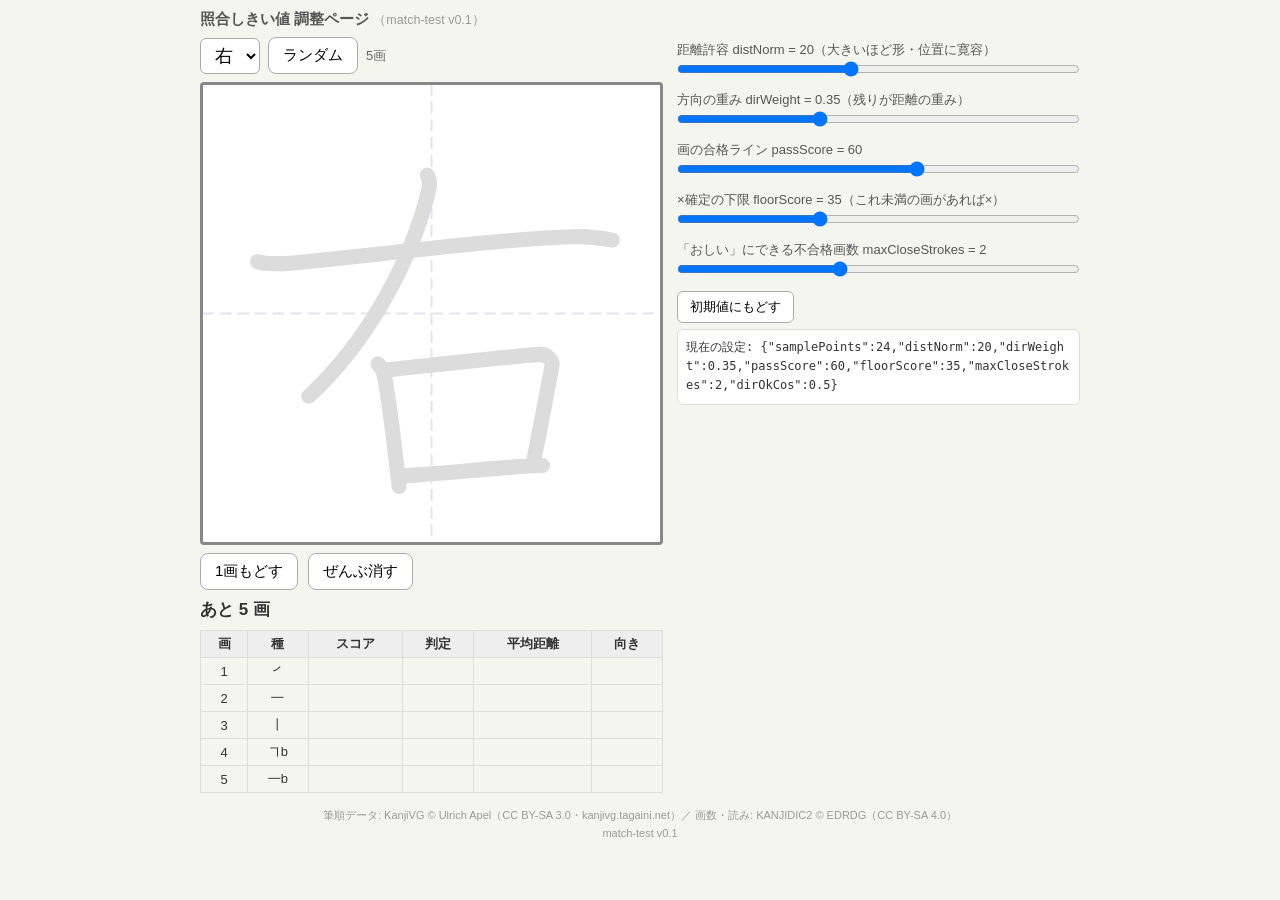
<file: match-test.html>
<!DOCTYPE html>
<html lang="ja">
<head>
<meta charset="UTF-8">
<meta name="viewport" content="width=device-width, initial-scale=1, maximum-scale=1, user-scalable=no, viewport-fit=cover">
<title>照合しきい値 調整ページ match-test v0.1</title>
<style>
  * { margin: 0; padding: 0; box-sizing: border-box; }
  html, body {
    font-family: -apple-system, "Hiragino Sans", sans-serif;
    background: #f5f5f0;
    color: #333;
    -webkit-user-select: none;
    user-select: none;
    -webkit-touch-callout: none;
    overscroll-behavior: none;
  }
  body { max-width: 900px; margin: 0 auto; padding: 10px; }
  h1 { font-size: 15px; font-weight: 600; color: #555; margin-bottom: 8px; }
  h1 small { font-weight: normal; color: #999; }
  #layout { display: flex; flex-wrap: wrap; gap: 14px; }
  #left { flex: 1 1 320px; max-width: 480px; }
  #right { flex: 1 1 260px; min-width: 260px; }
  #picker { display: flex; gap: 8px; margin-bottom: 8px; align-items: center; }
  #picker select {
    font-size: 18px; padding: 6px 10px; border: 1px solid #aaa; border-radius: 6px;
    background: #fff; font-family: inherit;
  }
  #picker button, #controls button {
    font-size: 15px; padding: 8px 14px; border: 1px solid #aaa; border-radius: 8px;
    background: #fff; font-family: inherit; touch-action: manipulation; cursor: pointer;
  }
  #picker button:active, #controls button:active { background: #e0e0e0; }
  #cell {
    width: 100%;
    aspect-ratio: 1;
    max-width: 480px;
    background: #fff;
    border: 3px solid #888;
    border-radius: 4px;
    touch-action: none;
    display: block;
  }
  #controls { display: flex; gap: 10px; margin-top: 8px; }
  #verdict {
    margin-top: 8px; font-size: 17px; font-weight: 600; min-height: 24px;
  }
  #verdict .ok { color: #1a7f37; }
  #verdict .close { color: #b58500; }
  #verdict .ng { color: #c62828; }
  #strokeList { margin-top: 8px; border-collapse: collapse; width: 100%; font-size: 13px; }
  #strokeList th, #strokeList td { border: 1px solid #ddd; padding: 4px 6px; text-align: center; }
  #strokeList th { background: #eee; font-weight: 600; }
  #strokeList tr.fail td { background: #fdecea; }
  #strokeList tr.pass td { background: #eef7ee; }
  #strokeList tr.sel td { outline: 2px solid #1565c0; outline-offset: -2px; }
  #sliders { margin-top: 4px; }
  #sliders .row { margin-bottom: 10px; }
  #sliders label { display: block; font-size: 13px; color: #555; margin-bottom: 2px; }
  #sliders input[type=range] { width: 100%; }
  #configOut {
    font-size: 12px; font-family: ui-monospace, Menlo, monospace;
    background: #fff; border: 1px solid #ddd; border-radius: 6px;
    padding: 8px; margin-top: 6px; line-height: 1.6; word-break: break-all;
  }
  footer { margin-top: 14px; font-size: 11px; color: #999; text-align: center; line-height: 1.6; }
</style>
</head>
<body>
  <h1>照合しきい値 調整ページ <small>（match-test v0.1）</small></h1>
  <div id="layout">
    <div id="left">
      <div id="picker">
        <select id="charSel"></select>
        <button id="random" type="button">ランダム</button>
        <span id="charInfo" style="font-size:13px;color:#666;"></span>
      </div>
      <canvas id="cell"></canvas>
      <div id="controls">
        <button id="undo" type="button">1画もどす</button>
        <button id="clear" type="button">ぜんぶ消す</button>
      </div>
      <div id="verdict"></div>
      <table id="strokeList"></table>
    </div>
    <div id="right">
      <div id="sliders">
        <div class="row">
          <label>距離許容 distNorm = <span id="vDistNorm"></span>（大きいほど形・位置に寛容）</label>
          <input type="range" id="sDistNorm" min="5" max="40" step="1">
        </div>
        <div class="row">
          <label>方向の重み dirWeight = <span id="vDirWeight"></span>（残りが距離の重み）</label>
          <input type="range" id="sDirWeight" min="0" max="1" step="0.05">
        </div>
        <div class="row">
          <label>画の合格ライン passScore = <span id="vPassScore"></span></label>
          <input type="range" id="sPassScore" min="0" max="100" step="1">
        </div>
        <div class="row">
          <label>×確定の下限 floorScore = <span id="vFloorScore"></span>（これ未満の画があれば×）</label>
          <input type="range" id="sFloorScore" min="0" max="100" step="1">
        </div>
        <div class="row">
          <label>「おしい」にできる不合格画数 maxCloseStrokes = <span id="vMaxClose"></span></label>
          <input type="range" id="sMaxClose" min="0" max="5" step="1">
        </div>
        <button id="resetCfg" type="button" style="font-size:13px;padding:6px 12px;border:1px solid #aaa;border-radius:6px;background:#fff;">初期値にもどす</button>
      </div>
      <div id="configOut"></div>
    </div>
  </div>
  <footer>
    筆順データ: KanjiVG © Ulrich Apel（CC BY-SA 3.0・kanjivg.tagaini.net）／ 画数・読み: KANJIDIC2 © EDRDG（CC BY-SA 4.0）<br>
    match-test v0.1
  </footer>

<script type="module">
import { DEFAULT_CONFIG, matchKanji } from './js/matcher.js';

const canvas = document.getElementById('cell');
const ctx = canvas.getContext('2d', { desynchronized: true });
const charSel = document.getElementById('charSel');
const verdictEl = document.getElementById('verdict');
const listEl = document.getElementById('strokeList');

let kanjiList = [];
let rec = null;            // 出題中の字
let tmplPaths = [];        // Path2D 配列（模範の下敷き描画用）
let userStrokes = [];      // 確定済みの画（0..1正規化）
let current = null;        // 描画中の画
let result = null;         // matchKanji の最新結果
let selectedRow = -1;      // タップでハイライト中の画（-1=なし）
let cfg = { ...DEFAULT_CONFIG };

// ---- キャンバス ----

let cssSize = 0, rect = null, activePointer = null;

function resizeCanvas() {
  const dpr = window.devicePixelRatio || 1;
  cssSize = canvas.clientWidth;
  canvas.width = Math.round(cssSize * dpr);
  canvas.height = Math.round(cssSize * dpr);
  redrawAll();
}

// すべて109×109空間で描く（変換行列で拡大）
function setSpace() {
  const dpr = window.devicePixelRatio || 1;
  const k = (cssSize * dpr) / 109;
  ctx.setTransform(k, 0, 0, k, 0, 0);
}

function redrawAll() {
  setSpace();
  ctx.clearRect(0, 0, 109, 109);
  ctx.lineCap = 'round';
  ctx.lineJoin = 'round';
  // 十字ガイド
  ctx.save();
  ctx.strokeStyle = '#e4e4f0';
  ctx.lineWidth = 0.5;
  ctx.setLineDash([2.4, 1.8]);
  ctx.beginPath();
  ctx.moveTo(54.5, 0); ctx.lineTo(54.5, 109);
  ctx.moveTo(0, 54.5); ctx.lineTo(109, 54.5);
  ctx.stroke();
  ctx.restore();
  // 模範の下敷き（不合格画=橙 / 行タップ選択=青 / 通常=薄グレー）
  tmplPaths.forEach((p2d, i) => {
    ctx.lineWidth = 3.6;
    ctx.strokeStyle = '#dcdcdc';
    if (result && result.failing.includes(i)) ctx.strokeStyle = '#f4a742';
    if (i === selectedRow) ctx.strokeStyle = '#1565c0';
    ctx.stroke(p2d);
  });
  // ユーザーの画（不合格=赤 / 合格・未判定=黒）
  userStrokes.forEach((s, i) => {
    const fail = result && result.perStroke[i] && result.perStroke[i].score < cfg.passScore;
    drawUserStroke(s, fail ? '#c62828' : '#1a1a1a');
  });
  if (current) drawUserStroke(current, '#1a1a1a');
}

function drawUserStroke(points, color) {
  if (!points.length) return;
  ctx.strokeStyle = color;
  ctx.lineWidth = 2.6;
  ctx.beginPath();
  ctx.moveTo(points[0].x * 109, points[0].y * 109);
  if (points.length === 1) ctx.lineTo(points[0].x * 109 + 0.01, points[0].y * 109);
  for (let i = 1; i < points.length; i++) ctx.lineTo(points[i].x * 109, points[i].y * 109);
  ctx.stroke();
}

// ---- 手書き入力（Phase 0 の方式を踏襲・生の素点）----

function toPoint(e) {
  return { x: (e.clientX - rect.left) / cssSize, y: (e.clientY - rect.top) / cssSize };
}

canvas.addEventListener('pointerdown', (e) => {
  if (activePointer !== null || !rec) return;
  activePointer = e.pointerId;
  canvas.setPointerCapture(e.pointerId);
  rect = canvas.getBoundingClientRect();
  current = [toPoint(e)];
  setSpace();
  ctx.lineCap = 'round'; ctx.lineJoin = 'round';
  drawUserStroke(current, '#1a1a1a');
  e.preventDefault();
});

canvas.addEventListener('pointermove', (e) => {
  if (e.pointerId !== activePointer || !current) return;
  const p = toPoint(e);
  const prev = current[current.length - 1];
  current.push(p);
  setSpace();
  ctx.strokeStyle = '#1a1a1a';
  ctx.lineWidth = 2.6;
  ctx.lineCap = 'round';
  ctx.beginPath();
  ctx.moveTo(prev.x * 109, prev.y * 109);
  ctx.lineTo(p.x * 109, p.y * 109);
  ctx.stroke();
  e.preventDefault();
});

function endStroke(e) {
  if (e.pointerId !== activePointer) return;
  activePointer = null;
  if (current) {
    userStrokes.push(current);
    current = null;
    rescore();
  }
}
canvas.addEventListener('pointerup', endStroke);
canvas.addEventListener('pointercancel', endStroke);
canvas.addEventListener('contextmenu', (e) => e.preventDefault());

// ---- 採点と表示 ----

function rescore() {
  selectedRow = -1;
  result = rec && userStrokes.length ? matchKanji(userStrokes, rec, cfg) : null;
  renderResult();
  redrawAll();
}

function renderResult() {
  // 判定行
  if (!rec || !result) {
    verdictEl.innerHTML = rec ? `あと ${rec.strokeCount} 画` : '';
  } else if (result.got < result.expected) {
    verdictEl.innerHTML = `あと ${result.expected - result.got} 画`;
  } else if (result.verdict === 'too-many') {
    verdictEl.innerHTML = `<span class="ng">画数が多い（模範 ${result.expected} 画 / ${result.got} 画目）</span>`;
  } else if (result.verdict === 'ok') {
    verdictEl.innerHTML = `<span class="ok">○ 合格</span>`;
  } else if (result.verdict === 'close') {
    verdictEl.innerHTML = `<span class="close">△ おしい（${result.failing.map(i => i + 1).join('・')}画目）</span>`;
  } else {
    verdictEl.innerHTML = `<span class="ng">× （${result.failing.map(i => i + 1).join('・')}画目）</span>`;
  }
  // 画リスト
  let html = '<tr><th>画</th><th>種</th><th>スコア</th><th>判定</th><th>平均距離</th><th>向き</th></tr>';
  const n = rec ? rec.strokeCount : 0;
  for (let i = 0; i < n; i++) {
    const s = result && result.perStroke[i];
    const cls = !s ? '' : (s.score >= cfg.passScore ? 'pass' : 'fail');
    const sel = i === selectedRow ? ' sel' : '';
    html += `<tr class="${cls}${sel}" data-i="${i}">`
      + `<td>${i + 1}</td>`
      + `<td>${rec.strokes[i].type || '–'}</td>`
      + `<td>${s ? s.score : ''}</td>`
      + `<td>${s ? (s.score >= cfg.passScore ? '○' : (s.score < cfg.floorScore ? '×' : '△')) : ''}</td>`
      + `<td>${s ? s.dist : ''}</td>`
      + `<td>${s ? (s.dirOk ? '○' : '×') + ' (' + s.dirCos + ')' : ''}</td>`
      + '</tr>';
  }
  listEl.innerHTML = html;
}

// 行タップで模範画をハイライト
listEl.addEventListener('click', (e) => {
  const tr = e.target.closest('tr[data-i]');
  if (!tr) return;
  const i = parseInt(tr.dataset.i, 10);
  selectedRow = selectedRow === i ? -1 : i;
  renderResult();
  redrawAll();
});

// ---- 出題 ----

function setChar(k) {
  rec = k;
  if (charSel.value !== k.char) charSel.value = k.char;
  tmplPaths = k.strokes.map(s => new Path2D(s.path));
  userStrokes = [];
  current = null;
  result = null;
  selectedRow = -1;
  document.getElementById('charInfo').textContent = `${k.strokeCount}画`;
  renderResult();
  redrawAll();
}

document.getElementById('random').addEventListener('click', () => {
  const k = kanjiList[Math.floor(Math.random() * kanjiList.length)];
  charSel.value = k.char;
  setChar(k);
});

charSel.addEventListener('change', () => {
  setChar(kanjiList.find(k => k.char === charSel.value));
});

document.getElementById('undo').addEventListener('click', () => {
  userStrokes.pop();
  rescore();
});

document.getElementById('clear').addEventListener('click', () => {
  userStrokes = [];
  current = null;
  rescore();
});

// ---- スライダー（重み・しきい値。変更即反映）----

const sliders = [
  ['sDistNorm', 'vDistNorm', 'distNorm'],
  ['sDirWeight', 'vDirWeight', 'dirWeight'],
  ['sPassScore', 'vPassScore', 'passScore'],
  ['sFloorScore', 'vFloorScore', 'floorScore'],
  ['sMaxClose', 'vMaxClose', 'maxCloseStrokes'],
];

function syncSliders() {
  for (const [sid, vid, key] of sliders) {
    document.getElementById(sid).value = cfg[key];
    document.getElementById(vid).textContent = cfg[key];
  }
  document.getElementById('configOut').textContent =
    '現在の設定: ' + JSON.stringify({
      samplePoints: cfg.samplePoints, distNorm: cfg.distNorm,
      dirWeight: cfg.dirWeight, passScore: cfg.passScore,
      floorScore: cfg.floorScore, maxCloseStrokes: cfg.maxCloseStrokes,
      dirOkCos: cfg.dirOkCos,
    });
}

for (const [sid, , key] of sliders) {
  document.getElementById(sid).addEventListener('input', (e) => {
    cfg[key] = parseFloat(e.target.value);
    syncSliders();
    rescore();
  });
}

document.getElementById('resetCfg').addEventListener('click', () => {
  cfg = { ...DEFAULT_CONFIG };
  syncSliders();
  rescore();
});

// ---- 起動 ----

fetch('data/kanji-g1.json')
  .then(r => r.json())
  .then(data => {
    kanjiList = data.kanji;
    for (const k of kanjiList) {
      const o = document.createElement('option');
      o.value = k.char;
      o.textContent = k.char;
      charSel.appendChild(o);
    }
    syncSliders();
    setChar(kanjiList.find(k => k.char === '右') || kanjiList[0]);
    resizeCanvas();
  })
  .catch(err => { verdictEl.textContent = 'データ読み込みエラー: ' + err; });

window.addEventListener('resize', resizeCanvas);
resizeCanvas();
</script>
</body>
</html>
</file>
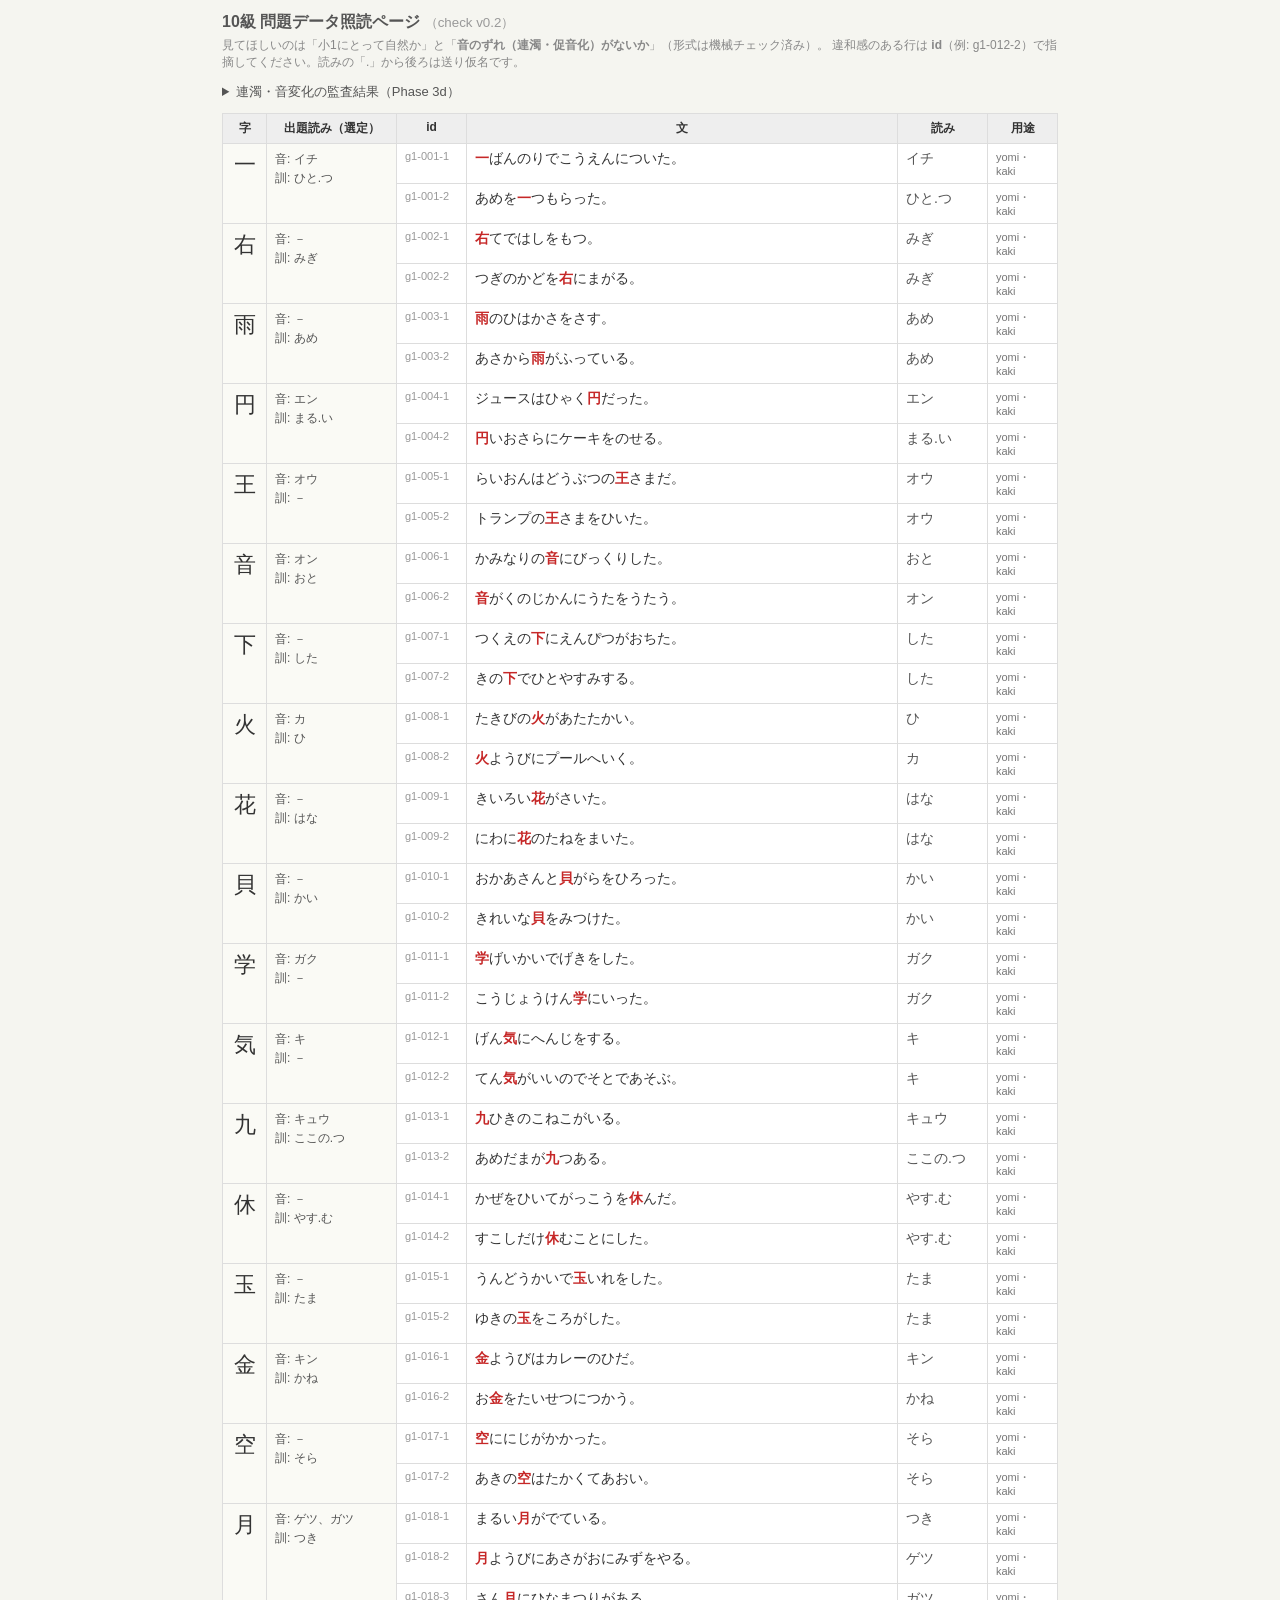
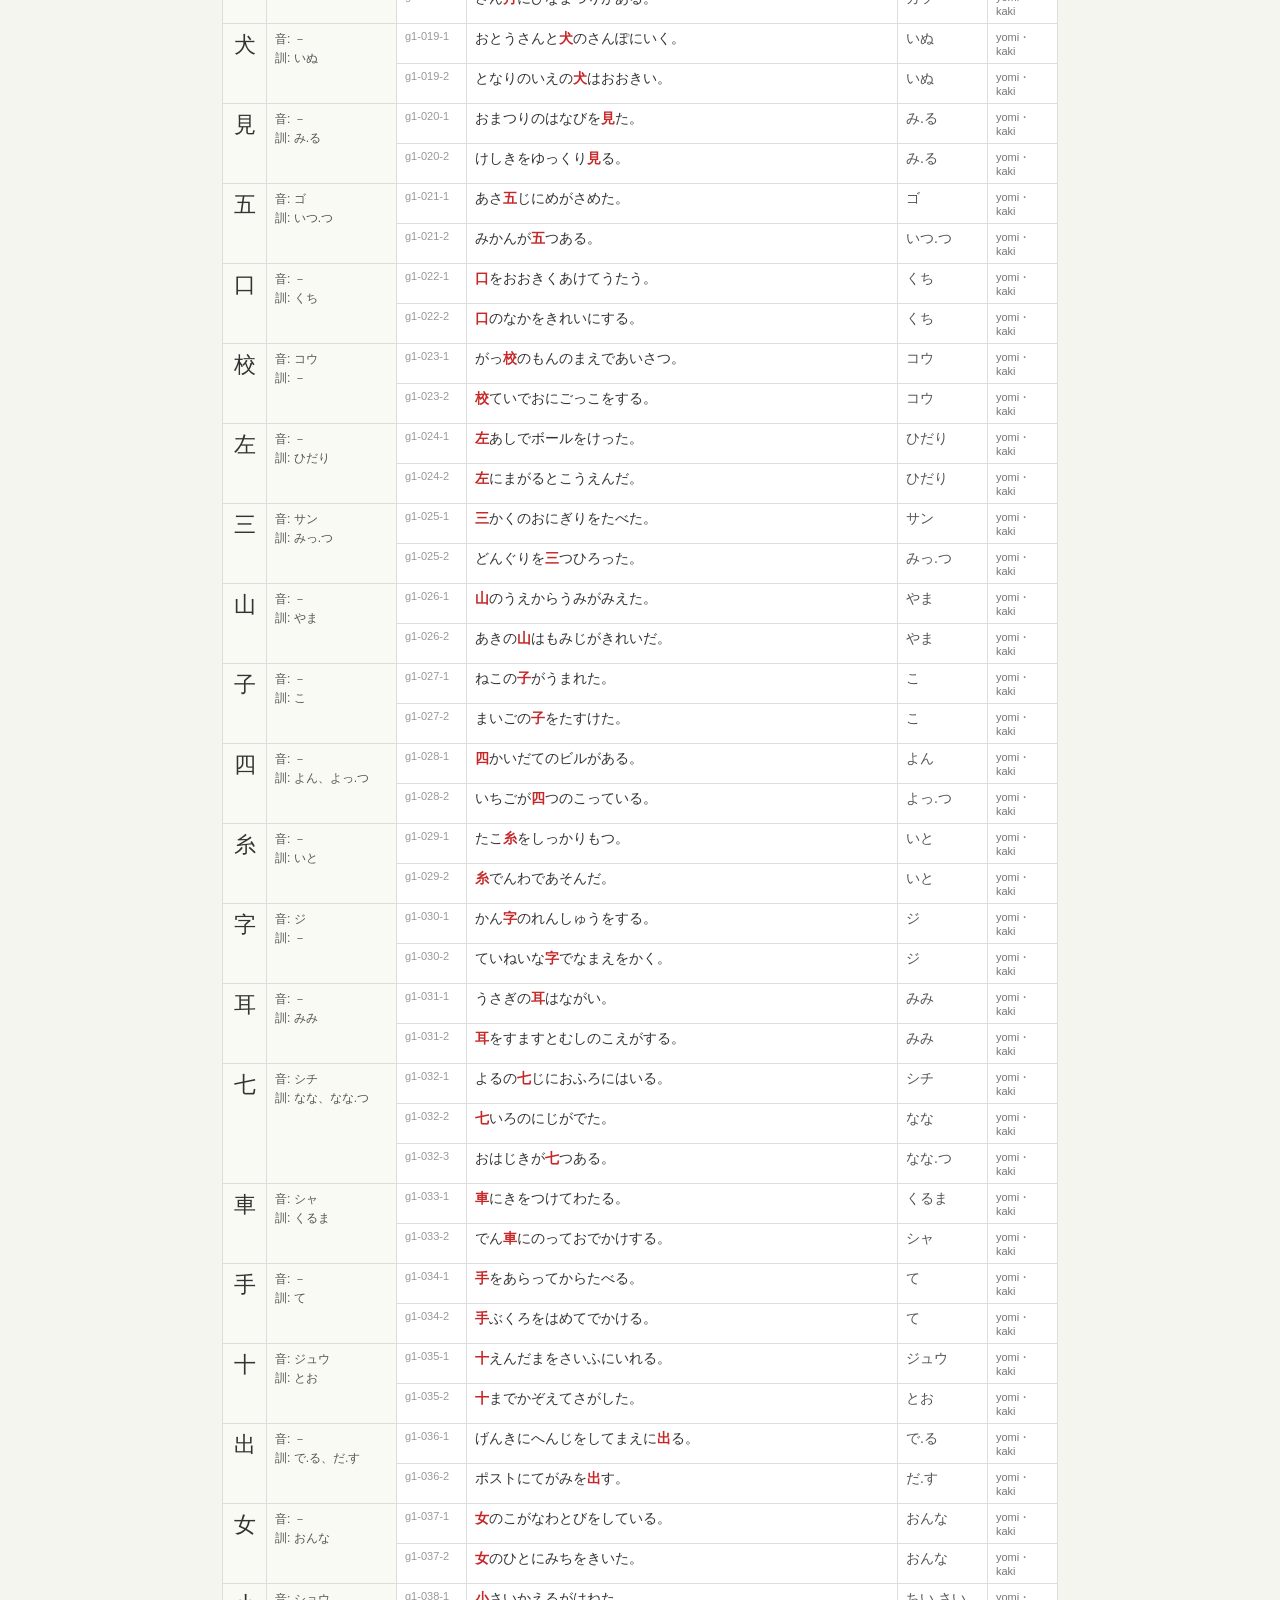
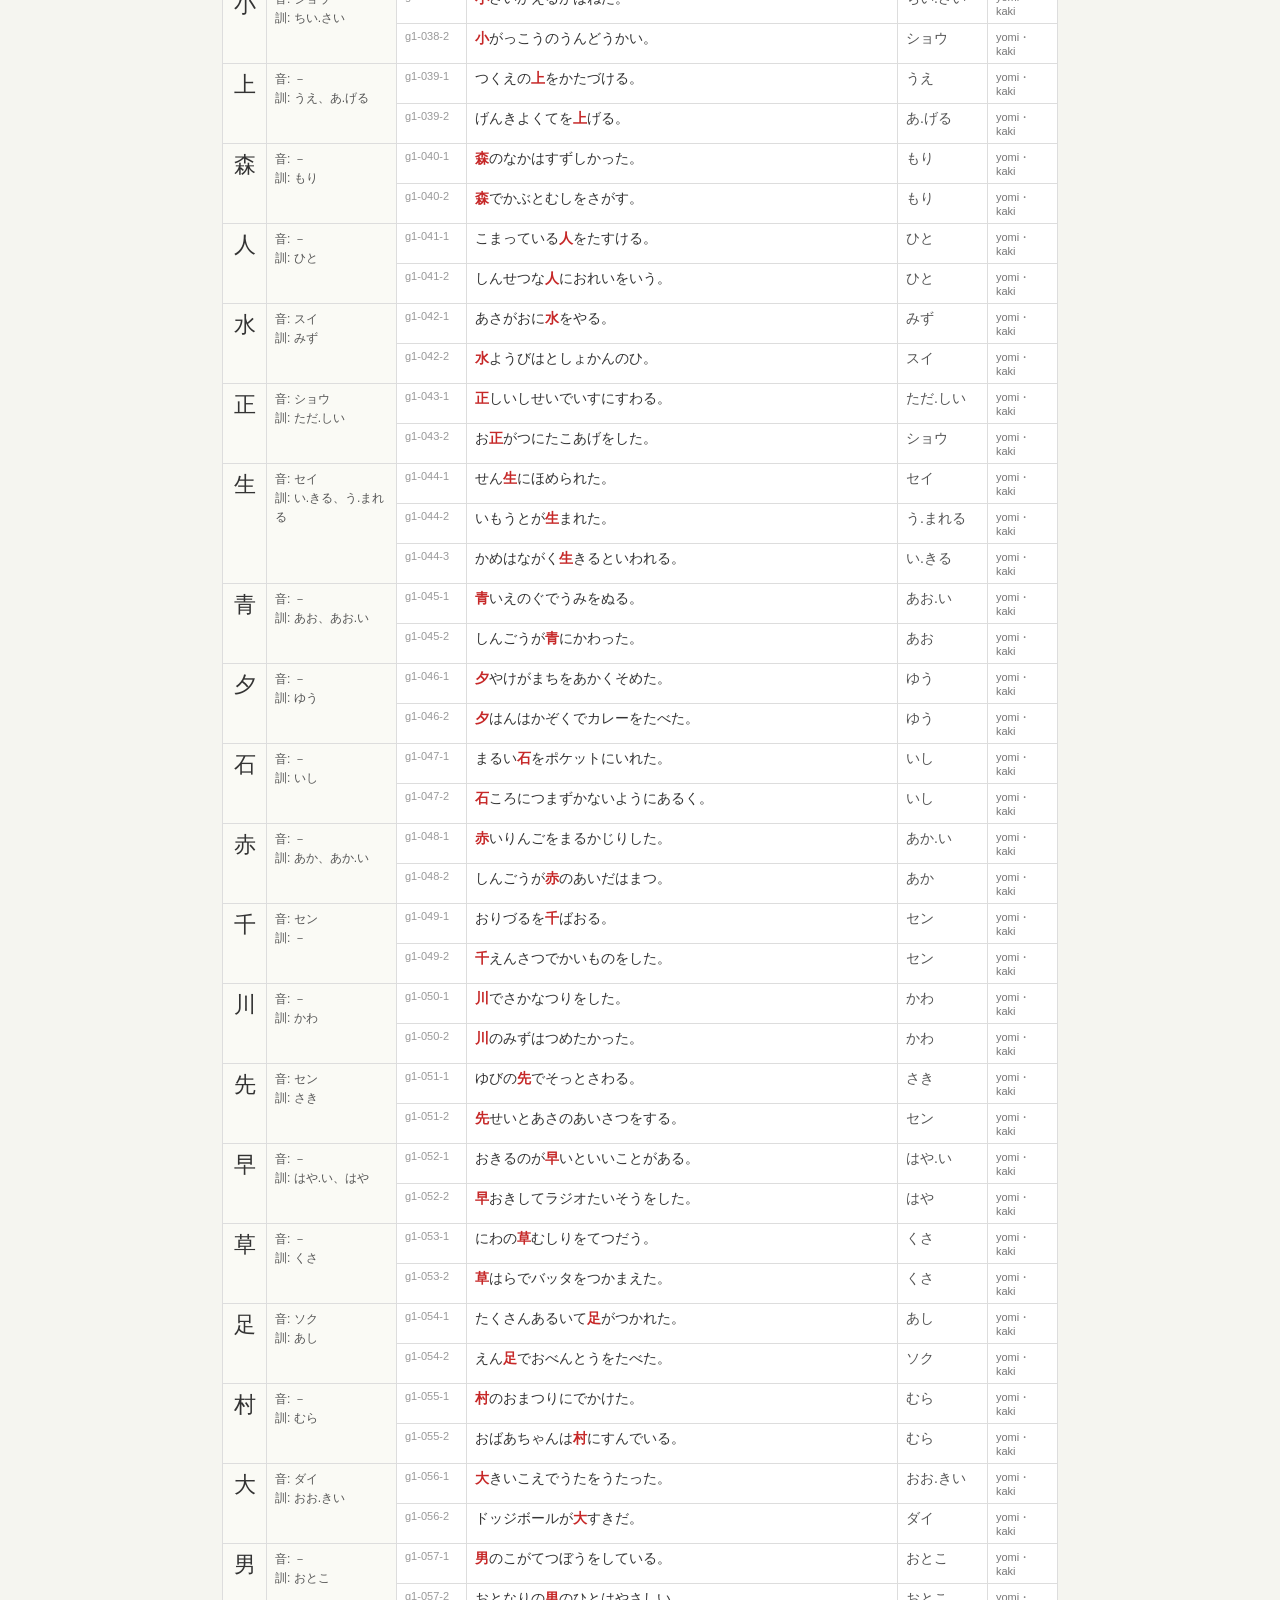
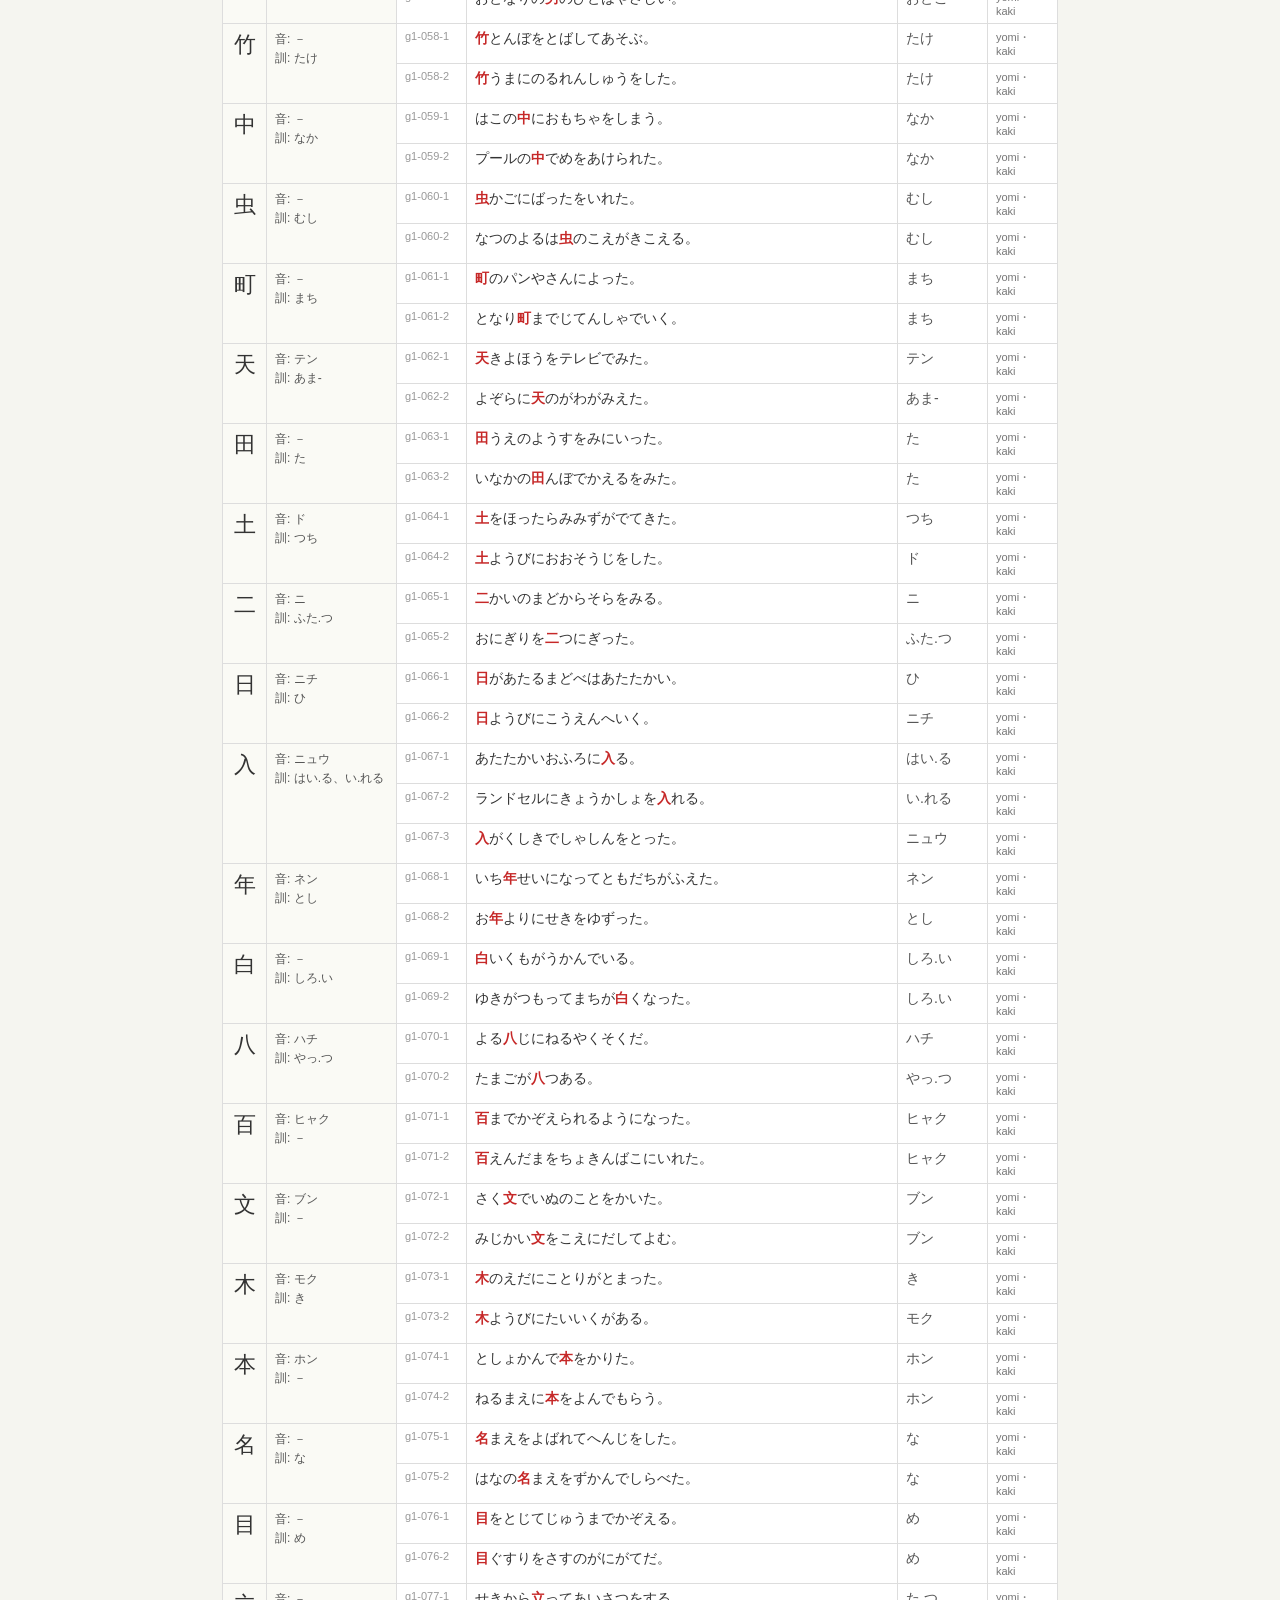
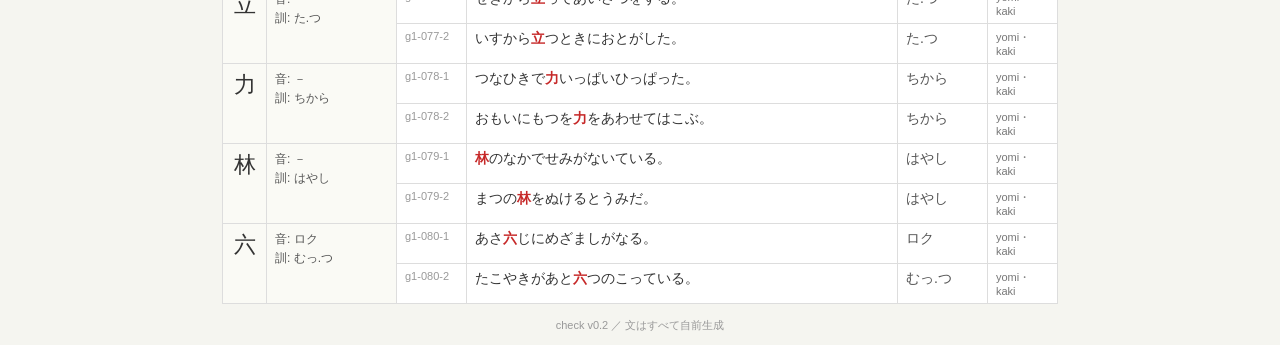
<file: sentences-check.html>
<!DOCTYPE html>
<html lang="ja">
<head>
<meta charset="UTF-8">
<meta name="viewport" content="width=device-width, initial-scale=1">
<title>10級 問題データ照読ページ check v0.2</title>
<style>
  * { margin: 0; padding: 0; box-sizing: border-box; }
  body {
    font-family: -apple-system, "Hiragino Sans", sans-serif;
    background: #f5f5f0; color: #333;
    padding: 12px; max-width: 860px; margin: 0 auto;
  }
  h1 { font-size: 16px; font-weight: 600; color: #555; margin-bottom: 4px; }
  h1 small { font-weight: normal; color: #999; }
  p.note { font-size: 12px; color: #888; margin-bottom: 12px; }
  table { border-collapse: collapse; width: 100%; font-size: 14px; background: #fff; }
  th, td { border: 1px solid #ddd; padding: 6px 8px; vertical-align: top; }
  th { background: #eee; font-weight: 600; font-size: 12px; }
  td.char { font-size: 22px; text-align: center; width: 44px; }
  td.readings { font-size: 12px; color: #555; width: 130px; line-height: 1.6; }
  td.id { font-size: 11px; color: #999; width: 70px; }
  td.use { font-size: 11px; color: #777; width: 70px; }
  td.reading { width: 90px; color: #555; }
  .target { color: #c62828; font-weight: 600; }
  .rowgroup td.char, .rowgroup td.readings { background: #fafaf5; }
  footer { margin-top: 14px; font-size: 11px; color: #999; text-align: center; }
</style>
</head>
<body>
  <h1>10級 問題データ照読ページ <small>（check v0.2）</small></h1>
  <p class="note">
    見てほしいのは「小1にとって自然か」と「<b>音のずれ（連濁・促音化）がないか</b>」（形式は機械チェック済み）。
    違和感のある行は <b>id</b>（例: g1-012-2）で指摘してください。読みの「.」から後ろは送り仮名です。
  </p>
  <details id="auditBox" style="margin-bottom:12px;font-size:13px;">
    <summary style="cursor:pointer;color:#555;">連濁・音変化の監査結果（Phase 3d）</summary>
    <table id="auditTbl" style="margin-top:6px;">
      <tr><th>id</th><th>字</th><th>現象</th><th>登録読み</th><th>実読み</th><th>対処</th><th>旧文 → 新文</th></tr>
    </table>
    <div id="auditNotes" style="margin-top:6px;color:#888;font-size:12px;line-height:1.7;"></div>
  </details>
  <table id="tbl">
    <tr><th>字</th><th>出題読み（選定）</th><th>id</th><th>文</th><th>読み</th><th>用途</th></tr>
  </table>
  <footer>check v0.2 ／ 文はすべて自前生成</footer>

<script>
(async () => {
  const [readings, sentences, audit] = await Promise.all([
    fetch('data/exam-readings-g1.json').then(r => r.json()),
    fetch('data/sentences-g1.json').then(r => r.json()),
    fetch('data/rendaku-audit-g1.json').then(r => r.json()).catch(() => null),
  ]);
  if (audit) {
    const t = document.getElementById('auditTbl');
    for (const f of audit.found) {
      const tr = document.createElement('tr');
      tr.innerHTML = `<td class="id">${f.id}</td><td class="char">${f.char}</td>`
        + `<td>${f.phenomenon}</td><td>${f.registered}</td><td>${f.surface}</td><td>${f.decision}</td>`
        + `<td>${f.oldText} → <b>${f.newText}</b></td>`;
      t.appendChild(tr);
    }
    document.getElementById('auditNotes').innerHTML =
      `方針: ${audit.policy}<br>` +
      audit.checkedNoIssue.map(c => `確認済み ${c.id}: ${c.note}`).join('<br>');
  }
  const byChar = {};
  for (const s of sentences.sentences) {
    (byChar[s.target.char] = byChar[s.target.char] || []).push(s);
  }
  const tbl = document.getElementById('tbl');
  for (const [char, sel] of Object.entries(readings.readings)) {
    const rows = byChar[char] || [];
    rows.forEach((s, i) => {
      const tr = document.createElement('tr');
      if (i === 0) tr.className = 'rowgroup';
      const hl = s.text.slice(0, s.target.start)
        + '<span class="target">' + s.text.substr(s.target.start, s.target.len) + '</span>'
        + s.text.slice(s.target.start + s.target.len);
      const selHtml = i === 0
        ? `音: ${sel.on.join('、') || '－'}<br>訓: ${sel.kun.join('、') || '－'}`
        : '';
      tr.innerHTML =
        (i === 0 ? `<td class="char" rowspan="${rows.length}">${char}</td>
         <td class="readings" rowspan="${rows.length}">${selHtml}</td>` : '')
        + `<td class="id">${s.id}</td><td>${hl}</td>`
        + `<td class="reading">${s.target.reading}</td>`
        + `<td class="use">${s.use.join('・')}</td>`;
      tbl.appendChild(tr);
    });
  }
})();
</script>
</body>
</html>
</file>
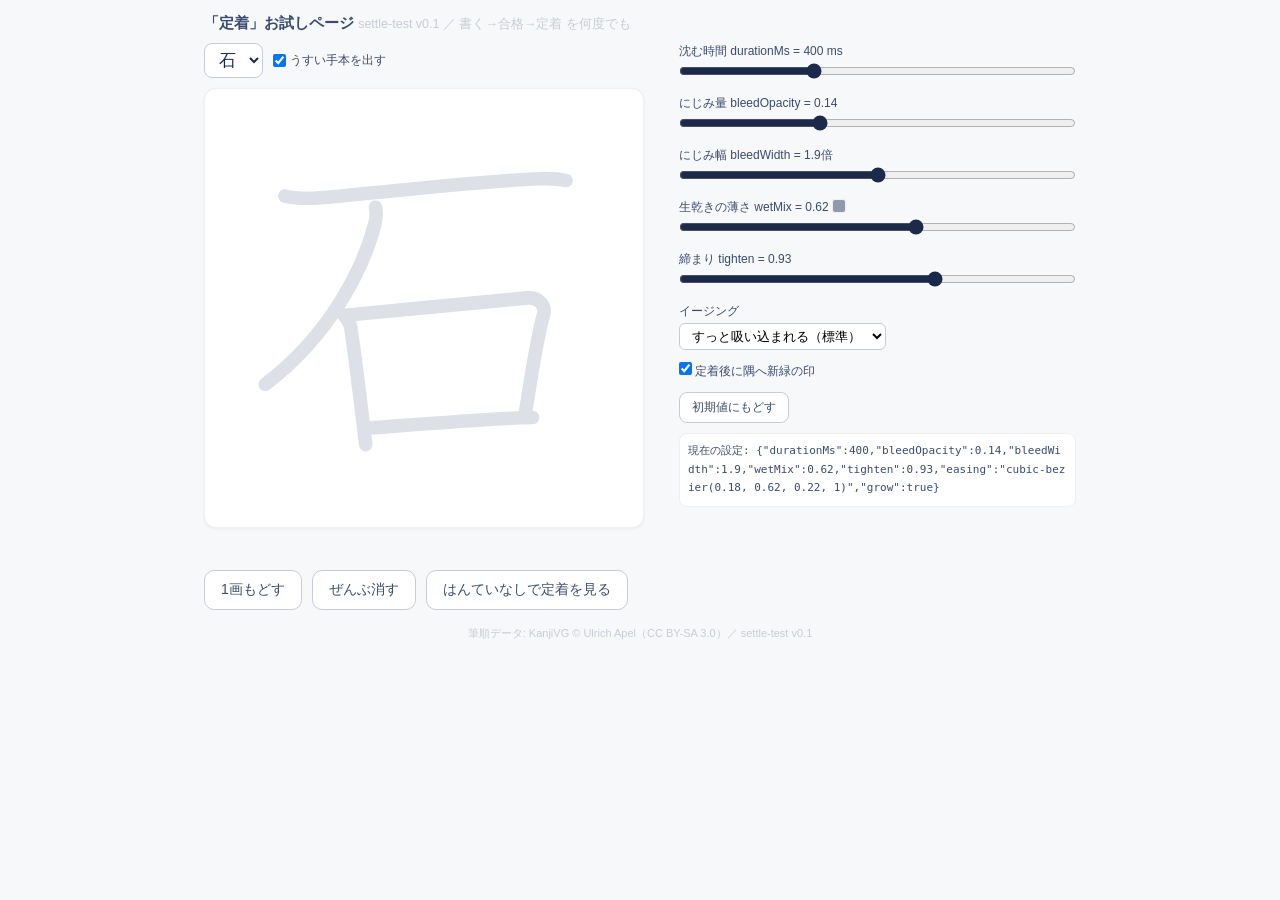
<file: settle-test.html>
<!DOCTYPE html>
<html lang="ja">
<head>
<meta charset="UTF-8">
<meta name="viewport" content="width=device-width, initial-scale=1, maximum-scale=1, user-scalable=no, viewport-fit=cover">
<title>定着 お試しページ settle-test v0.1</title>
<style>
  * { margin: 0; padding: 0; box-sizing: border-box; }
  :root {
    --paper: #F7F8FA; --paper-edge: #EDEFF3;
    --ink: #1B2A4A; --ink-soft: #3A4B6E;
    --ghost: #C7CCD4; --ghost-faint: #DDE1E7;
    --grow: #3A9D6B; --grow-bg: #E8F3ED;
  }
  html, body {
    font-family: -apple-system, "Hiragino Sans", sans-serif;
    background: var(--paper); color: var(--ink-soft);
    -webkit-user-select: none; user-select: none;
    -webkit-touch-callout: none; overscroll-behavior: none;
  }
  body { max-width: 900px; margin: 0 auto; padding: 14px; }
  h1 { font-size: 15px; font-weight: 600; color: var(--ink-soft); margin-bottom: 10px; }
  h1 small { font-weight: 400; color: var(--ghost); }
  #layout { display: flex; flex-wrap: wrap; gap: 18px; }
  #left { flex: 1 1 320px; max-width: 460px; }
  #right { flex: 1 1 260px; min-width: 260px; }
  #picker { display: flex; gap: 10px; align-items: center; margin-bottom: 10px; }
  #picker select {
    font-size: 17px; padding: 6px 10px; border: 1px solid var(--ghost);
    border-radius: 8px; background: #fff; font-family: inherit; color: var(--ink);
  }
  #picker label { font-size: 12px; color: var(--ink-soft); display: flex; align-items: center; gap: 4px; }
  #cellWrap { position: relative; width: 100%; max-width: 440px; }
  #cell {
    width: 100%; aspect-ratio: 1; display: block;
    background: #fff;
    border: 1px solid var(--paper-edge);
    border-radius: 12px;
    box-shadow: 0 1px 3px rgba(27,42,74,0.06);
    touch-action: none;
  }
  #msg { min-height: 26px; font-size: 15px; margin: 10px 0 2px; color: var(--ink-soft); }
  #msg.grow { color: var(--grow); font-weight: 600; }
  #btns { display: flex; gap: 10px; flex-wrap: wrap; margin-top: 6px; }
  #btns button {
    font-size: 14px; padding: 10px 16px; border: 1px solid var(--ghost);
    border-radius: 10px; background: #fff; color: var(--ink-soft);
    font-family: inherit; cursor: pointer; touch-action: manipulation;
  }
  #btns button:active { background: var(--paper-edge); }
  #sliders .row { margin-bottom: 12px; }
  #sliders label { display: block; font-size: 12px; color: var(--ink-soft); margin-bottom: 3px; }
  #sliders input[type=range] { width: 100%; accent-color: var(--ink); }
  #sliders select { font-size: 13px; padding: 4px 8px; border: 1px solid var(--ghost); border-radius: 6px; background: #fff; font-family: inherit; }
  #configOut {
    font-size: 11px; font-family: ui-monospace, Menlo, monospace;
    background: #fff; border: 1px solid var(--paper-edge); border-radius: 8px;
    padding: 8px; line-height: 1.7; word-break: break-all; color: var(--ink-soft);
  }
  #wetSwatch { display: inline-block; width: 14px; height: 14px; border-radius: 3px; vertical-align: -2px; border: 1px solid var(--paper-edge); }
  footer { margin-top: 16px; font-size: 11px; color: var(--ghost); text-align: center; }
</style>
</head>
<body>
  <h1>「定着」お試しページ <small>settle-test v0.1 ／ 書く→合格→定着 を何度でも</small></h1>
  <div id="layout">
    <div id="left">
      <div id="picker">
        <select id="charSel"></select>
        <label><input type="checkbox" id="guideChk" checked> うすい手本を出す</label>
      </div>
      <div id="cellWrap">
        <canvas id="cell"></canvas>
      </div>
      <div id="msg"></div>
      <div id="btns">
        <button id="undo" type="button">1画もどす</button>
        <button id="clear" type="button">ぜんぶ消す</button>
        <button id="force" type="button">はんていなしで定着を見る</button>
      </div>
    </div>
    <div id="right">
      <div id="sliders">
        <div class="row">
          <label>沈む時間 durationMs = <span id="vDur"></span> ms</label>
          <input type="range" id="sDur" min="150" max="900" step="10">
        </div>
        <div class="row">
          <label>にじみ量 bleedOpacity = <span id="vBleedO"></span></label>
          <input type="range" id="sBleedO" min="0" max="0.4" step="0.01">
        </div>
        <div class="row">
          <label>にじみ幅 bleedWidth = <span id="vBleedW"></span>倍</label>
          <input type="range" id="sBleedW" min="1.0" max="2.8" step="0.05">
        </div>
        <div class="row">
          <label>生乾きの薄さ wetMix = <span id="vWet"></span> <span id="wetSwatch"></span></label>
          <input type="range" id="sWet" min="0.2" max="0.9" step="0.02">
        </div>
        <div class="row">
          <label>締まり tighten = <span id="vTighten"></span></label>
          <input type="range" id="sTighten" min="0.80" max="1.00" step="0.01">
        </div>
        <div class="row">
          <label>イージング</label>
          <select id="sEase">
            <option value="cubic-bezier(0.18, 0.62, 0.22, 1)">すっと吸い込まれる（標準）</option>
            <option value="cubic-bezier(0.05, 0.7, 0.1, 1)">もっとぬるっと</option>
            <option value="cubic-bezier(0.33, 0.0, 0.4, 1)">ひかえめ</option>
            <option value="linear">リニア（比較用）</option>
          </select>
        </div>
        <div class="row">
          <label><input type="checkbox" id="sGrow" checked> 定着後に隅へ新緑の印</label>
        </div>
        <button id="resetCfg" type="button" style="font-size:12px;padding:6px 12px;border:1px solid var(--ghost);border-radius:8px;background:#fff;color:var(--ink-soft);">初期値にもどす</button>
      </div>
      <div id="configOut" style="margin-top:10px;"></div>
    </div>
  </div>
  <footer>筆順データ: KanjiVG © Ulrich Apel（CC BY-SA 3.0）／ settle-test v0.1</footer>

<script type="module">
import { DEFAULT_CONFIG, scoreStroke, matchKanji, templateStrokes } from './js/matcher.js';
import { SETTLE, wetColor, settleOverlay } from './js/settle.js';

const cfg = { ...DEFAULT_CONFIG };
const params = { ...SETTLE };          // スライダーで上書きするローカルコピー
const $ = id => document.getElementById(id);
const canvas = $('cell');
const ctx = canvas.getContext('2d', { desynchronized: true });

let kanjiList = [], rec = null, tmpl = [], tmplPaths = [];
let strokes = [], current = null;
let settled = null;                    // 実行中の定着オーバーレイ
let cssSize = 0, rect = null, activePointer = null;

function resize() {
  const dpr = window.devicePixelRatio || 1;
  cssSize = canvas.clientWidth;
  canvas.width = Math.round(cssSize * dpr);
  canvas.height = Math.round(cssSize * dpr);
  redraw();
}

function space() {
  const dpr = window.devicePixelRatio || 1;
  const k = (cssSize * dpr) / 109;
  ctx.setTransform(k, 0, 0, k, 0, 0);
  ctx.lineCap = 'round';
  ctx.lineJoin = 'round';
}

function drawPoly(points, color, width) {
  if (!points.length) return;
  ctx.strokeStyle = color;
  ctx.lineWidth = width;
  ctx.beginPath();
  ctx.moveTo(points[0].x * 109, points[0].y * 109);
  if (points.length === 1) ctx.lineTo(points[0].x * 109 + 0.01, points[0].y * 109);
  for (let i = 1; i < points.length; i++) ctx.lineTo(points[i].x * 109, points[i].y * 109);
  ctx.stroke();
}

function redraw() {
  if (!rec) return;
  space();
  ctx.clearRect(0, 0, 109, 109);
  if ($('guideChk').checked) {
    ctx.strokeStyle = '#DDE1E7';        // ghost-faint（手本は脇役）
    ctx.lineWidth = 3.4;
    for (const p of tmplPaths) ctx.stroke(p);
  }
  const wet = wetColor(params);
  for (const s of strokes) drawPoly(s, wet, params.width);
  if (current) drawPoly(current, wet, params.width);
}

function resetWriting(msg) {
  if (settled) { settled.remove(); settled = null; }
  strokes = [];
  current = null;
  $('msg').textContent = msg || '';
  $('msg').className = '';
  redraw();
}

function setChar(char) {
  rec = kanjiList.find(k => k.char === char);
  tmpl = templateStrokes(rec, cfg.samplePoints);
  tmplPaths = rec.strokes.map(s => new Path2D(s.path));
  resetWriting('');
}

// ---- 定着 ----
function runSettle() {
  if (settled) settled.remove();
  // canvas から生乾き線を消し、SVG オーバーレイに引き継いで演出
  const toShow = strokes.slice();
  strokes = [];
  redraw();                    // ガイドだけ残る
  strokes = toShow;            // データは保持（もどす・消すが効くように）
  settled = settleOverlay($('cellWrap'), toShow, params);
  settled.finished.then(() => {
    $('msg').textContent = 'ていちゃく';
    $('msg').className = 'grow';
  });
}

function judgeAndMaybeSettle() {
  const res = matchKanji(strokes, rec, cfg);
  if (res.verdict === 'ok') {
    runSettle();
  } else {
    $('msg').textContent = 'もういっかい（ぜんぶ消す → かきなおし）';
    $('msg').className = '';
  }
}

// ---- 手書き（Phase 0 方式・生描画。演出は書き終え後のみ）----
function toPoint(e) {
  return { x: (e.clientX - rect.left) / cssSize, y: (e.clientY - rect.top) / cssSize };
}

canvas.addEventListener('pointerdown', (e) => {
  if (activePointer !== null || !rec) return;
  if (settled) { settled.remove(); settled = null; strokes = []; $('msg').textContent = ''; $('msg').className = ''; redraw(); }
  if (strokes.length >= rec.strokeCount) return;
  activePointer = e.pointerId;
  canvas.setPointerCapture(e.pointerId);
  rect = canvas.getBoundingClientRect();
  current = [toPoint(e)];
  space();
  drawPoly(current, wetColor(params), params.width);
  e.preventDefault();
});

canvas.addEventListener('pointermove', (e) => {
  if (e.pointerId !== activePointer || !current) return;
  const p = toPoint(e);
  const prev = current[current.length - 1];
  current.push(p);
  space();
  ctx.strokeStyle = wetColor(params);
  ctx.lineWidth = params.width;
  ctx.beginPath();
  ctx.moveTo(prev.x * 109, prev.y * 109);
  ctx.lineTo(p.x * 109, p.y * 109);
  ctx.stroke();
  e.preventDefault();
});

function endStroke(e) {
  if (e.pointerId !== activePointer) return;
  activePointer = null;
  if (!current) return;
  strokes.push(current);
  current = null;
  if (strokes.length === rec.strokeCount) judgeAndMaybeSettle();
}
canvas.addEventListener('pointerup', endStroke);
canvas.addEventListener('pointercancel', endStroke);
canvas.addEventListener('contextmenu', e => e.preventDefault());

$('undo').addEventListener('click', () => {
  if (settled) { settled.remove(); settled = null; }
  strokes.pop();
  $('msg').textContent = '';
  $('msg').className = '';
  redraw();
});
$('clear').addEventListener('click', () => resetWriting(''));
$('force').addEventListener('click', () => { if (strokes.length) runSettle(); });
$('guideChk').addEventListener('change', redraw);

// ---- スライダー ----
const sliders = [
  ['sDur', 'vDur', 'durationMs', 1],
  ['sBleedO', 'vBleedO', 'bleedOpacity', 1],
  ['sBleedW', 'vBleedW', 'bleedWidth', 1],
  ['sWet', 'vWet', 'wetMix', 1],
  ['sTighten', 'vTighten', 'tighten', 1],
];

function syncSliders() {
  for (const [sid, vid, key] of sliders) {
    $(sid).value = params[key];
    $(vid).textContent = params[key];
  }
  $('sEase').value = params.easing;
  if ($('sEase').selectedIndex < 0) $('sEase').selectedIndex = 0;
  $('sGrow').checked = params.grow;
  $('wetSwatch').style.background = wetColor(params);
  $('configOut').textContent = '現在の設定: ' + JSON.stringify({
    durationMs: params.durationMs, bleedOpacity: params.bleedOpacity,
    bleedWidth: params.bleedWidth, wetMix: params.wetMix,
    tighten: params.tighten, easing: params.easing, grow: params.grow,
  });
}

for (const [sid, , key] of sliders) {
  $(sid).addEventListener('input', (e) => {
    params[key] = parseFloat(e.target.value);
    syncSliders();
    redraw();   // 生乾き色・線幅は即反映
  });
}
$('sEase').addEventListener('change', (e) => { params.easing = e.target.value; syncSliders(); });
$('sGrow').addEventListener('change', (e) => { params.grow = e.target.checked; syncSliders(); });
$('resetCfg').addEventListener('click', () => { Object.assign(params, SETTLE); syncSliders(); redraw(); });

// ---- 起動 ----
fetch('data/kanji-g1.json').then(r => r.json()).then(data => {
  kanjiList = data.kanji;
  for (const k of kanjiList) {
    const o = document.createElement('option');
    o.value = k.char;
    o.textContent = k.char;
    $('charSel').appendChild(o);
  }
  $('charSel').value = '石';
  $('charSel').addEventListener('change', () => setChar($('charSel').value));
  syncSliders();
  setChar('石');
  resize();
});
window.addEventListener('resize', resize);
</script>
</body>
</html>
</file>
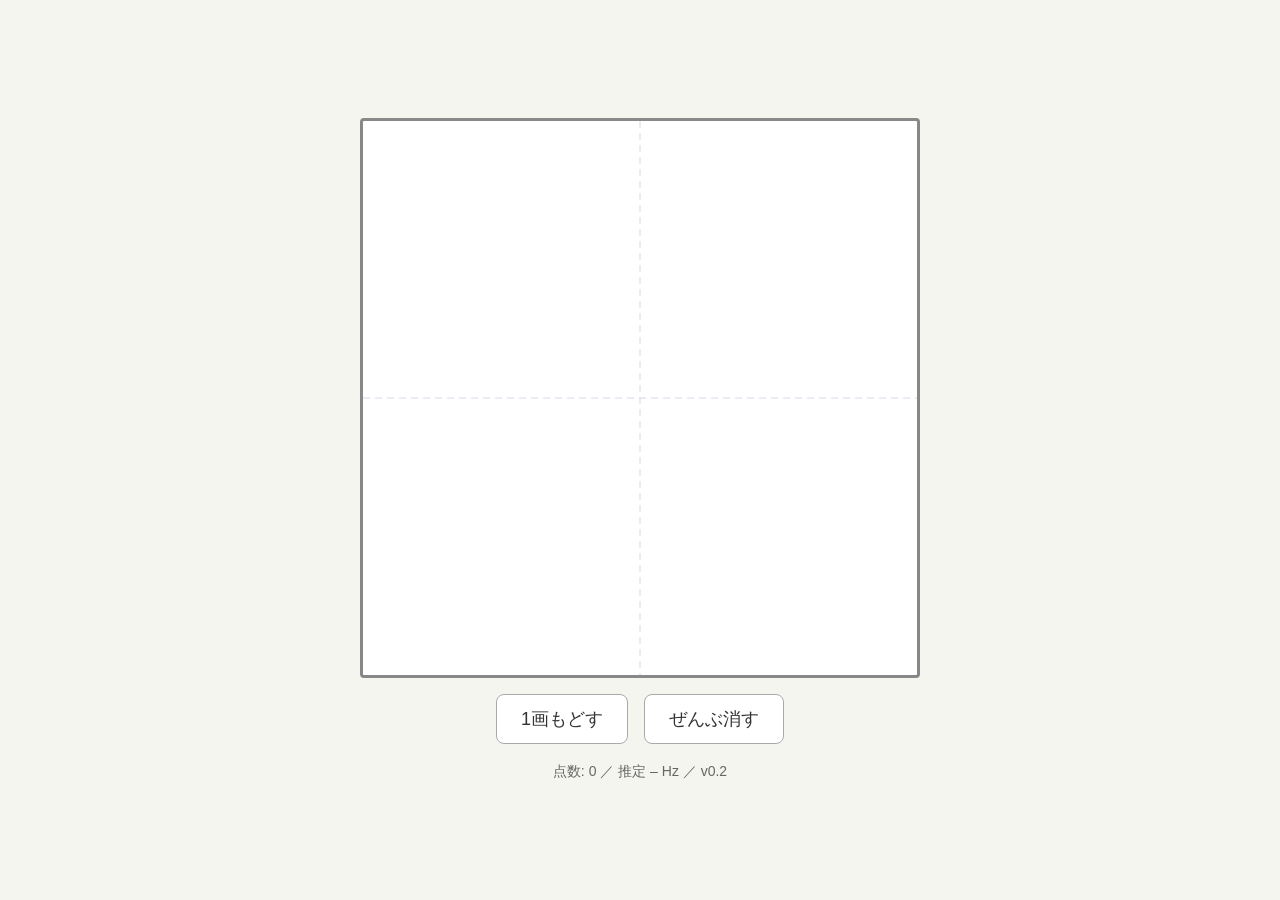
<file: test-draw.html>
<!DOCTYPE html>
<html lang="ja">
<head>
<meta charset="UTF-8">
<meta name="viewport" content="width=device-width, initial-scale=1, maximum-scale=1, user-scalable=no, viewport-fit=cover">
<title>書き味プロトタイプ v0.2</title>
<style>
  * { margin: 0; padding: 0; box-sizing: border-box; }
  html, body {
    height: 100%;
    font-family: -apple-system, "Hiragino Sans", sans-serif;
    background: #f5f5f0;
    -webkit-user-select: none;
    user-select: none;
    -webkit-touch-callout: none;
    overscroll-behavior: none;
  }
  body {
    /* height固定+中央寄せだと低いビューポートで上端がスクロール不能な形で切れるため min-height にする */
    height: auto;
    min-height: 100%;
    display: flex;
    flex-direction: column;
    align-items: center;
    justify-content: center;
    gap: 16px;
    padding: 12px;
  }
  #cell {
    /* マス内のみ描画（全画面キャンバスにしない）。ボタン・計測表示のぶんを差し引いて画面内に収める */
    width: min(82vmin, 560px, calc(100vh - 150px));
    width: min(82vmin, 560px, calc(100dvh - 150px));
    height: min(82vmin, 560px, calc(100vh - 150px));
    height: min(82vmin, 560px, calc(100dvh - 150px));
    background: #fff;
    border: 3px solid #888;
    border-radius: 4px;
    touch-action: none; /* これがないと描画がスクロールに食われる */
    display: block;
  }
  #controls { display: flex; gap: 16px; }
  #controls button {
    font-size: 18px;
    padding: 12px 24px;
    border: 1px solid #aaa;
    border-radius: 8px;
    background: #fff;
    color: #333;
    touch-action: manipulation;
  }
  #controls button:active { background: #e0e0e0; }
  #metrics {
    font-size: 14px;
    color: #666;
    font-variant-numeric: tabular-nums;
    text-align: center;
    line-height: 1.6;
  }
</style>
</head>
<body>
  <canvas id="cell"></canvas>
  <div id="controls">
    <button id="undo" type="button">1画もどす</button>
    <button id="clear" type="button">ぜんぶ消す</button>
  </div>
  <div id="metrics">
    点数: <span id="mPoints">0</span> ／ 推定 <span id="mHz">–</span> Hz ／ v0.2
  </div>

<script>
'use strict';

const canvas = document.getElementById('cell');
const ctx = canvas.getContext('2d', { desynchronized: true });
const mPoints = document.getElementById('mPoints');
const mHz = document.getElementById('mHz');

// ストローク保存形式: 0〜1 の正規化座標（リサイズ時の再描画用。永続化はしない）
let strokes = [];      // 確定した画の配列
let current = null;    // 描画中の画（点の配列）

let cssSize = 0;       // マスのCSSピクセル一辺
let rect = null;       // ストローク中にキャッシュする getBoundingClientRect
let activePointer = null;

// ---- キャンバス初期化・再描画 ----

function resizeCanvas() {
  const dpr = window.devicePixelRatio || 1;
  cssSize = canvas.clientWidth;
  canvas.width = Math.round(cssSize * dpr);
  canvas.height = Math.round(cssSize * dpr);
  ctx.setTransform(dpr, 0, 0, dpr, 0, 0);
  redrawAll();
}

function drawGuides() {
  // 十字の薄いガイド線
  ctx.save();
  ctx.strokeStyle = '#d8d8e8';
  ctx.lineWidth = 1;
  ctx.setLineDash([7, 5]);
  ctx.beginPath();
  ctx.moveTo(cssSize / 2, 0);
  ctx.lineTo(cssSize / 2, cssSize);
  ctx.moveTo(0, cssSize / 2);
  ctx.lineTo(cssSize, cssSize / 2);
  ctx.stroke();
  ctx.restore();
}

function setStrokeStyle() {
  ctx.strokeStyle = '#1a1a1a';
  ctx.lineWidth = Math.max(4, cssSize * 0.014);
  ctx.lineCap = 'round';
  ctx.lineJoin = 'round';
}

function drawStroke(points) {
  if (points.length === 0) return;
  ctx.beginPath();
  ctx.moveTo(points[0].x * cssSize, points[0].y * cssSize);
  if (points.length === 1) {
    // 1点だけの画は点として描く（lineCap: round で丸くなる）
    ctx.lineTo(points[0].x * cssSize + 0.01, points[0].y * cssSize);
  } else {
    for (let i = 1; i < points.length; i++) {
      ctx.lineTo(points[i].x * cssSize, points[i].y * cssSize);
    }
  }
  ctx.stroke();
}

function redrawAll() {
  ctx.clearRect(0, 0, cssSize, cssSize);
  drawGuides();
  setStrokeStyle();
  for (const s of strokes) drawStroke(s);
  if (current) drawStroke(current);
}

// ---- 計測（pointermove間隔からの推定Hz）----

let lastMoveTime = 0;
let intervals = [];    // 直近の pointermove 間隔（ms）
let lastMetricsAt = 0; // 表示更新のスロットル用

// rAF は使わない（iOS Safari の低電力時・非表示時に止まり表示が固まるため）。
// イベント駆動＋100msスロットルで DOM 更新の負荷を抑える。
function updateMetrics(force) {
  const now = performance.now();
  if (!force && now - lastMetricsAt < 100) return;
  lastMetricsAt = now;
  mPoints.textContent = current ? current.length : (strokes.length ? strokes[strokes.length - 1].length : 0);
  if (intervals.length >= 5) {
    const sorted = intervals.slice().sort((a, b) => a - b);
    const median = sorted[Math.floor(sorted.length / 2)];
    mHz.textContent = median > 0 ? Math.round(1000 / median) : '–';
  }
}

// ---- 手書き入力（Pointer Events・生の素点で描く）----
// Safari は getCoalescedEvents 未対応のため使わない。
// スムージング・筆圧なし。座標を結ぶだけの単純描画（生の書き味を見るため）。

function toPoint(e) {
  return {
    x: (e.clientX - rect.left) / cssSize,
    y: (e.clientY - rect.top) / cssSize
  };
}

canvas.addEventListener('pointerdown', (e) => {
  if (activePointer !== null) return; // 2本目以降のタッチは無視
  activePointer = e.pointerId;
  canvas.setPointerCapture(e.pointerId);
  rect = canvas.getBoundingClientRect();
  current = [toPoint(e)];
  lastMoveTime = 0;
  setStrokeStyle();
  drawStroke(current); // タップ即打点
  updateMetrics(true);
  e.preventDefault();
});

canvas.addEventListener('pointermove', (e) => {
  if (e.pointerId !== activePointer || !current) return;
  const p = toPoint(e);
  const prev = current[current.length - 1];
  current.push(p);
  // 直前の点から新しい点へ1セグメントだけ描く（全再描画しない）
  ctx.beginPath();
  ctx.moveTo(prev.x * cssSize, prev.y * cssSize);
  ctx.lineTo(p.x * cssSize, p.y * cssSize);
  ctx.stroke();
  // Hz計測
  if (lastMoveTime > 0) {
    intervals.push(e.timeStamp - lastMoveTime);
    if (intervals.length > 60) intervals.shift();
  }
  lastMoveTime = e.timeStamp;
  updateMetrics(false);
  e.preventDefault();
});

function endStroke(e) {
  if (e.pointerId !== activePointer) return;
  activePointer = null;
  if (current) {
    strokes.push(current);
    current = null;
  }
  updateMetrics(true);
}
canvas.addEventListener('pointerup', endStroke);
canvas.addEventListener('pointercancel', endStroke);

canvas.addEventListener('contextmenu', (e) => e.preventDefault());

// ---- ボタン ----

document.getElementById('undo').addEventListener('click', () => {
  strokes.pop();
  redrawAll();
  updateMetrics(true);
});

document.getElementById('clear').addEventListener('click', () => {
  strokes = [];
  current = null;
  redrawAll();
  updateMetrics(true);
});

// ---- リサイズ・回転対応 ----

window.addEventListener('resize', resizeCanvas);
resizeCanvas();
</script>
</body>
</html>
</file>
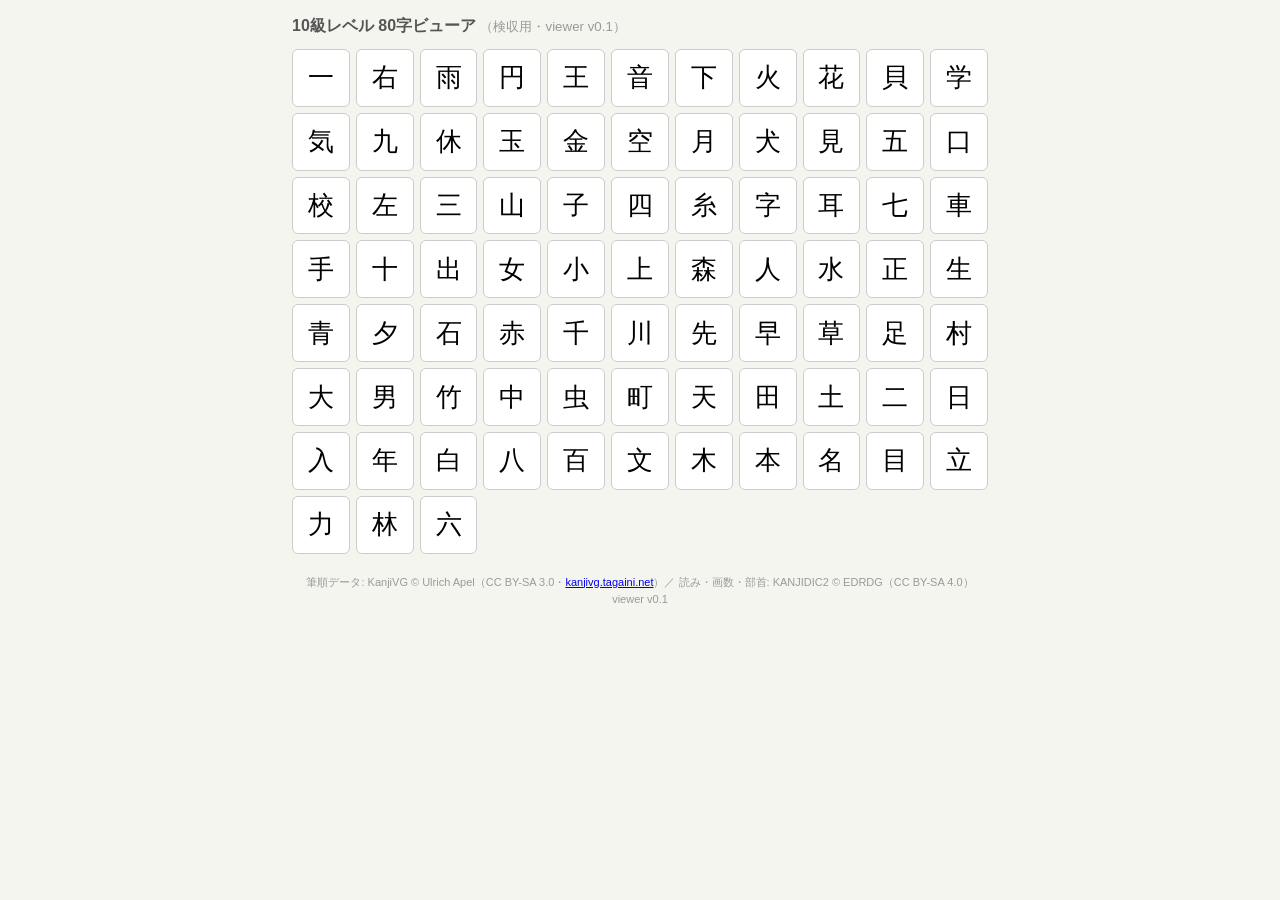
<file: viewer.html>
<!DOCTYPE html>
<html lang="ja">
<head>
<meta charset="UTF-8">
<meta name="viewport" content="width=device-width, initial-scale=1">
<title>80字ビューア（検収用） viewer v0.1</title>
<style>
  * { margin: 0; padding: 0; box-sizing: border-box; }
  body {
    font-family: -apple-system, "Hiragino Sans", sans-serif;
    background: #f5f5f0;
    color: #333;
    padding: 12px;
    max-width: 720px;
    margin: 0 auto;
  }
  h1 { font-size: 16px; font-weight: 600; margin: 4px 0 12px; color: #555; }
  h1 small { font-weight: normal; color: #999; }
  #grid {
    display: grid;
    grid-template-columns: repeat(auto-fill, minmax(56px, 1fr));
    gap: 6px;
  }
  #grid button {
    font-size: 26px;
    font-family: inherit;
    aspect-ratio: 1;
    border: 1px solid #ccc;
    border-radius: 6px;
    background: #fff;
    cursor: pointer;
  }
  #grid button:active { background: #e8e8e8; }
  /* 詳細パネル */
  #detail {
    display: none;
    position: fixed;
    inset: 0;
    background: rgba(0,0,0,0.45);
    align-items: center;
    justify-content: center;
    padding: 16px;
  }
  #detail.open { display: flex; }
  #panel {
    background: #fff;
    border-radius: 10px;
    padding: 20px;
    width: min(92vw, 420px);
    max-height: 90vh;
    overflow-y: auto;
  }
  #panel .head { display: flex; align-items: baseline; gap: 12px; margin-bottom: 8px; }
  #panel .char { font-size: 40px; }
  #panel .meta { font-size: 13px; color: #666; line-height: 1.5; }
  #anim {
    display: block;
    width: 100%;
    aspect-ratio: 1;
    background: #fff;
    border: 2px solid #bbb;
    border-radius: 6px;
  }
  #anim .bg { stroke: #e0e0e0; }
  #anim .fg { stroke: #1a1a1a; }
  #anim path {
    fill: none;
    stroke-width: 3.2;
    stroke-linecap: round;
    stroke-linejoin: round;
  }
  #panel .btns { display: flex; gap: 10px; margin-top: 12px; }
  #panel .btns button {
    flex: 1;
    font-size: 15px;
    font-family: inherit;
    padding: 10px;
    border: 1px solid #aaa;
    border-radius: 8px;
    background: #fff;
    cursor: pointer;
  }
  #readings { font-size: 14px; margin-top: 10px; line-height: 1.7; }
  #readings b { font-weight: 600; color: #555; }
  footer {
    margin-top: 20px;
    font-size: 11px;
    color: #999;
    line-height: 1.6;
    text-align: center;
  }
</style>
</head>
<body>
  <h1>10級レベル 80字ビューア <small>（検収用・viewer v0.1）</small></h1>
  <div id="grid"></div>

  <div id="detail">
    <div id="panel">
      <div class="head">
        <span class="char" id="dChar"></span>
        <span class="meta" id="dMeta"></span>
      </div>
      <svg id="anim" viewBox="0 0 109 109" xmlns="http://www.w3.org/2000/svg"></svg>
      <div id="readings"></div>
      <div class="btns">
        <button id="replay" type="button">もう一度</button>
        <button id="close" type="button">とじる</button>
      </div>
    </div>
  </div>

  <footer>
    筆順データ: KanjiVG © Ulrich Apel（CC BY-SA 3.0・<a href="http://kanjivg.tagaini.net">kanjivg.tagaini.net</a>）／
    読み・画数・部首: KANJIDIC2 © EDRDG（CC BY-SA 4.0）<br>
    viewer v0.1
  </footer>

<script>
'use strict';

const SVG_NS = 'http://www.w3.org/2000/svg';
const grid = document.getElementById('grid');
const detail = document.getElementById('detail');
const anim = document.getElementById('anim');
let kanjiList = [];
let currentRec = null;
let animTimers = [];   // 実行中アニメの setTimeout 群（中断用）

fetch('data/kanji-g1.json')
  .then(r => r.json())
  .then(data => {
    kanjiList = data.kanji;
    for (const rec of kanjiList) {
      const b = document.createElement('button');
      b.type = 'button';
      b.textContent = rec.char;
      b.addEventListener('click', () => openDetail(rec));
      grid.appendChild(b);
    }
  })
  .catch(err => {
    grid.textContent = 'データ読み込みエラー: ' + err;
  });

function openDetail(rec) {
  currentRec = rec;
  document.getElementById('dChar').textContent = rec.char;
  document.getElementById('dMeta').textContent =
    `${rec.strokeCount}画 ／ 10級レベル（小${rec.grade}） ／ 部首番号(classical): ${rec.radical.classical}`;
  document.getElementById('readings').innerHTML =
    `<b>音:</b> ${rec.readings.on.join('、') || 'なし'}<br><b>訓:</b> ${rec.readings.kun.join('、') || 'なし'}`;
  detail.classList.add('open');
  playAnimation(rec);
}

function clearAnimation() {
  for (const t of animTimers) clearTimeout(t);
  animTimers = [];
  anim.innerHTML = '';
}

// 筆順アニメ: stroke-dasharray/dashoffset を CSS transition で 0 に戻す定番手法。
// ★rAF には依存しない（Phase 0 の教訓: iOS 低電力時の rAF 抑制）。
// 進行は setTimeout 連鎖で駆動する。
function playAnimation(rec) {
  clearAnimation();
  // 下敷き: 全画を薄いグレーで表示
  for (const s of rec.strokes) {
    const p = document.createElementNS(SVG_NS, 'path');
    p.setAttribute('d', s.path);
    p.setAttribute('class', 'bg');
    anim.appendChild(p);
  }
  // 前景: 1画ずつ描く
  let delay = 250;
  for (const s of rec.strokes) {
    const p = document.createElementNS(SVG_NS, 'path');
    p.setAttribute('d', s.path);
    p.setAttribute('class', 'fg');
    anim.appendChild(p);
    const len = p.getTotalLength();
    p.style.strokeDasharray = len;
    p.style.strokeDashoffset = len;
    // round cap は dashoffset=len でも始点に点が出るため、開始まで隠す
    p.style.visibility = 'hidden';
    // 画の長さに応じた所要時間（0.25〜0.7秒）
    const dur = Math.min(700, Math.max(250, len * 9));
    animTimers.push(setTimeout(() => {
      p.style.visibility = 'visible';
      p.getBoundingClientRect(); // 強制リフロー: 開始値(offset=len)を確定させてから終値を入れる
      p.style.transition = `stroke-dashoffset ${dur}ms ease-in-out`;
      p.style.strokeDashoffset = '0';
    }, delay));
    delay += dur + 180;
  }
}

document.getElementById('replay').addEventListener('click', () => {
  if (currentRec) playAnimation(currentRec);
});
document.getElementById('close').addEventListener('click', () => {
  detail.classList.remove('open');
  clearAnimation();
});
detail.addEventListener('click', (e) => {
  if (e.target === detail) {
    detail.classList.remove('open');
    clearAnimation();
  }
});
</script>
</body>
</html>
</file>
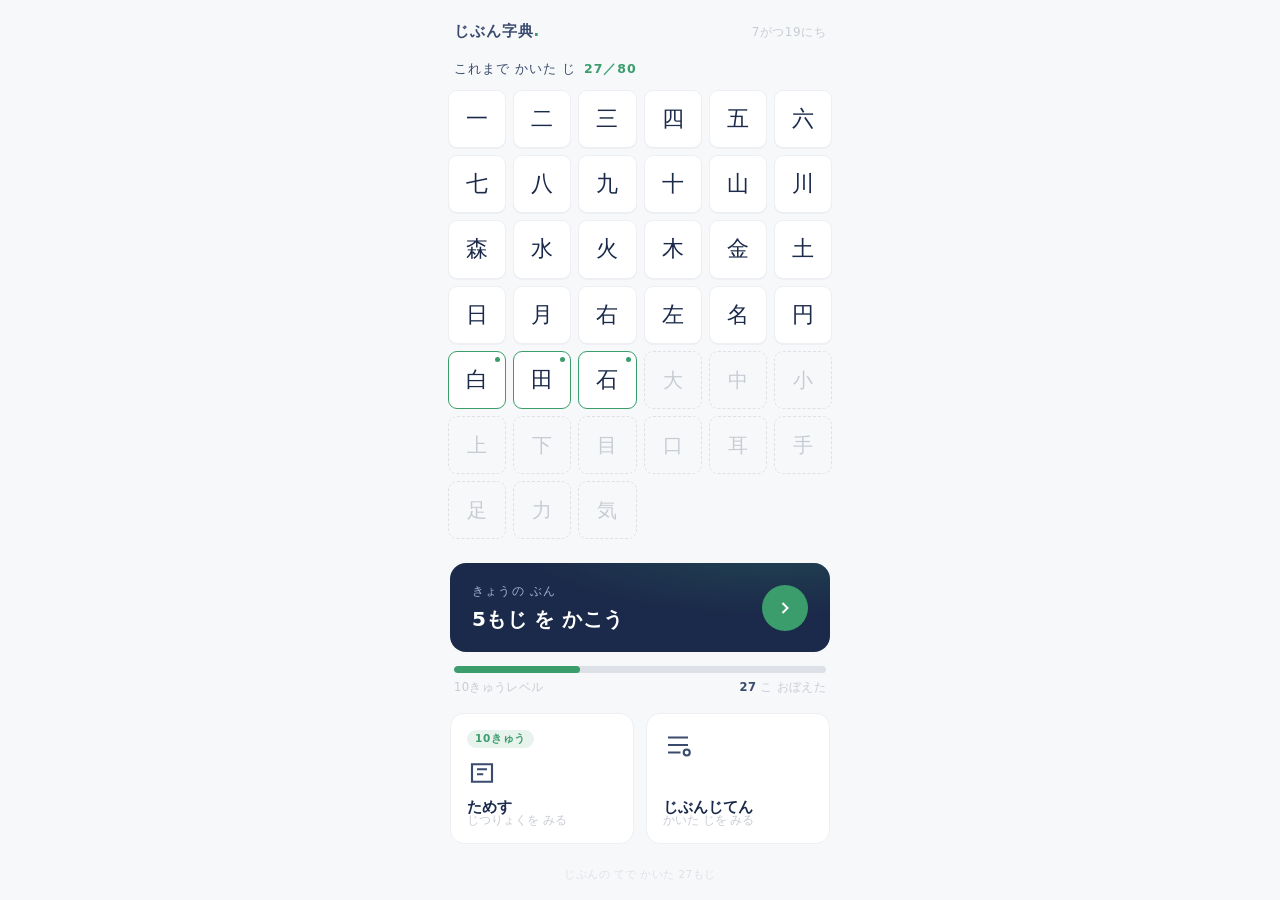
<file: docs/home-mock.html>
<!DOCTYPE html>
<html lang="ja">
<head>
<meta charset="UTF-8">
<meta name="viewport" content="width=device-width, initial-scale=1.0, maximum-scale=1.0, user-scalable=no">
<title>じぶん字典 — ホーム モック</title>
<style>
  :root{
    --paper:#F7F8FA;        /* 冷たい白・静かな机 */
    --paper-edge:#EDEFF3;   /* かすかな段差 */
    --ink:#1B2A4A;          /* 濃紺のインク（主役の字） */
    --ink-soft:#3A4B6E;     /* インクの弱め */
    --ghost:#C7CCD4;        /* 手本・未習得の脇役グレー */
    --ghost-faint:#DDE1E7;
    --grow:#3A9D6B;         /* 新緑の一点（達成・育つ） */
    --grow-bg:#E8F3ED;
  }
  *{box-sizing:border-box;margin:0;padding:0;-webkit-tap-highlight-color:transparent;}
  html,body{height:100%;}
  body{
    background:var(--paper);
    color:var(--ink);
    font-family:"Hiragino Sans","Hiragino Kaku Gothic ProN","Yu Gothic",system-ui,sans-serif;
    -webkit-font-smoothing:antialiased;
    display:flex;justify-content:center;
    overflow-x:hidden;
  }
  .device{
    width:100%;max-width:420px;min-height:100vh;
    background:var(--paper);
    display:flex;flex-direction:column;
    position:relative;
  }

  /* ── ヘッダー：小さく、静かに ── */
  .top{
    padding:22px 24px 6px;
    display:flex;align-items:baseline;justify-content:space-between;
  }
  .wordmark{
    font-size:15px;font-weight:600;letter-spacing:.06em;color:var(--ink-soft);
  }
  .wordmark .dot{color:var(--grow);}
  .date{font-size:12px;color:var(--ghost);letter-spacing:.04em;}

  /* ── 主役：これまで書いた字が息づく壁 ── */
  .wall-label{
    padding:14px 24px 10px;
    font-size:12.5px;color:var(--ink-soft);letter-spacing:.08em;
    display:flex;align-items:center;gap:8px;
  }
  .wall-label .count{color:var(--grow);font-weight:600;}
  .wall{
    padding:2px 18px 8px;
    display:grid;
    grid-template-columns:repeat(6,1fr);
    gap:7px;
  }
  .cell{
    aspect-ratio:1;
    border-radius:9px;
    display:flex;align-items:center;justify-content:center;
    position:relative;
    font-family:"Yu Mincho","Hiragino Mincho ProN",serif;
    font-size:22px;line-height:1;
  }
  /* 習得済み＝自分の字（濃紺・作品として） */
  .cell.done{
    background:#fff;
    border:1px solid var(--paper-edge);
    color:var(--ink);
    box-shadow:0 1px 0 rgba(27,42,74,.04);
  }
  /* 今日書いたばかり＝ふちに新緑 */
  .cell.fresh{
    background:#fff;
    border:1px solid var(--grow);
    color:var(--ink);
  }
  .cell.fresh::after{
    content:"";position:absolute;top:5px;right:5px;
    width:5px;height:5px;border-radius:50%;background:var(--grow);
  }
  /* 未習得＝淡い手本がうっすら */
  .cell.todo{
    background:transparent;
    border:1px dashed var(--ghost-faint);
    color:var(--ghost);
    font-size:20px;
  }

  /* ── 今日やること：壁の中に静かに置かれた入口 ── */
  .today{
    margin:16px 20px 8px;
    background:var(--ink);
    border-radius:16px;
    padding:20px 22px;
    color:#fff;
    display:flex;align-items:center;justify-content:space-between;
    position:relative;overflow:hidden;
  }
  .today::before{ /* 紙にインクがにじむ気配 */
    content:"";position:absolute;inset:0;
    background:radial-gradient(120% 140% at 85% -20%,rgba(58,157,107,.22),transparent 55%);
    pointer-events:none;
  }
  .today .lead{position:relative;}
  .today .k{font-size:12px;letter-spacing:.1em;color:#9FB0CF;margin-bottom:6px;}
  .today .t{font-size:20px;font-weight:600;letter-spacing:.02em;}
  .today .t .n{color:#8FE0B8;}
  .today .go{
    position:relative;
    width:46px;height:46px;border-radius:50%;
    background:var(--grow);
    display:flex;align-items:center;justify-content:center;
    flex-shrink:0;
  }
  .today .go svg{width:20px;height:20px;stroke:#fff;stroke-width:2.4;fill:none;}

  /* ── 進み具合の帯 ── */
  .progress{
    margin:6px 24px 2px;
  }
  .progress .bar{
    height:7px;border-radius:4px;background:var(--ghost-faint);overflow:hidden;
  }
  .progress .fill{
    height:100%;width:34%;background:var(--grow);border-radius:4px;
  }
  .progress .meta{
    display:flex;justify-content:space-between;
    margin-top:7px;font-size:11.5px;color:var(--ghost);letter-spacing:.03em;
  }
  .progress .meta b{color:var(--ink-soft);font-weight:600;}

  /* ── 下部の二枚：ためす／じぶんじてん ── */
  .row{
    margin:16px 20px 24px;
    display:grid;grid-template-columns:1fr 1fr;gap:12px;
  }
  .tile{
    background:#fff;border:1px solid var(--paper-edge);border-radius:14px;
    padding:16px 16px 15px;
    display:flex;flex-direction:column;gap:10px;
    min-height:104px;justify-content:space-between;
  }
  .tile .ic{
    width:30px;height:30px;color:var(--ink-soft);
  }
  .tile .ic svg{width:100%;height:100%;stroke:currentColor;stroke-width:1.7;fill:none;}
  .tile .nm{font-size:15px;font-weight:600;color:var(--ink);}
  .tile .sub{font-size:11.5px;color:var(--ghost);margin-top:-4px;}
  .tile.exam .badge{
    align-self:flex-start;font-size:10.5px;letter-spacing:.06em;
    background:var(--grow-bg);color:var(--grow);
    padding:2px 8px;border-radius:20px;font-weight:600;
  }

  .footnote{
    text-align:center;font-size:10.5px;color:var(--ghost-faint);
    padding:0 0 18px;letter-spacing:.04em;
  }
</style>
</head>
<body>
  <div class="device">

    <div class="top">
      <div class="wordmark">じぶん字典<span class="dot">.</span></div>
      <div class="date">7がつ19にち</div>
    </div>

    <div class="wall-label">
      <span>これまで かいた じ</span>
      <span class="count">27／80</span>
    </div>
    <div class="wall" id="wall"></div>

    <div class="today">
      <div class="lead">
        <div class="k">きょうの ぶん</div>
        <div class="t">5もじ を かこう<span class="n"></span></div>
      </div>
      <div class="go" aria-label="はじめる">
        <svg viewBox="0 0 24 24"><polyline points="9 6 15 12 9 18"/></svg>
      </div>
    </div>

    <div class="progress">
      <div class="bar"><div class="fill"></div></div>
      <div class="meta">
        <span>10きゅうレベル</span>
        <span><b>27</b> こ おぼえた</span>
      </div>
    </div>

    <div class="row">
      <div class="tile exam">
        <span class="badge">10きゅう</span>
        <div class="ic">
          <svg viewBox="0 0 24 24"><path d="M4 5h16v14H4z"/><path d="M8 9h8M8 13h5"/></svg>
        </div>
        <div>
          <div class="nm">ためす</div>
          <div class="sub">じつりょくを みる</div>
        </div>
      </div>
      <div class="tile">
        <div class="ic">
          <svg viewBox="0 0 24 24"><path d="M4 6h16M4 12h16M4 18h10"/><circle cx="19" cy="18" r="2.4"/></svg>
        </div>
        <div>
          <div class="nm">じぶんじてん</div>
          <div class="sub">かいた じを みる</div>
        </div>
      </div>
    </div>

    <div class="footnote">じぶんの てで かいた 27もじ</div>

  </div>

<script>
  // 壁を組み立てる：習得済み(自分の字)＋今日書いた＋未習得
  var done = ["一","二","三","四","五","六","七","八","九","十",
              "山","川","forest→森","水","火","木","金","土","日","月",
              "right→右","left→左","name→名","circle→円","white→白","field→田","stone→石"];
  var doneChars = ["一","二","三","四","五","六","七","八","九","十",
                   "山","川","森","水","火","木","金","土","日","月",
                   "右","左","名","円","白","田","石"];
  var fresh = ["石"]; // 今日おぼえた最後の字
  var todo = ["大","中","小","上","下","目","口","耳","手","足","力","気"];

  var wall = document.getElementById("wall");
  doneChars.forEach(function(c,i){
    var d = document.createElement("div");
    var isFresh = (i >= doneChars.length - 3); // 直近3字を今日ぶんとして緑
    d.className = "cell " + (isFresh ? "fresh" : "done");
    d.textContent = c;
    wall.appendChild(d);
  });
  todo.forEach(function(c){
    var d = document.createElement("div");
    d.className = "cell todo";
    d.textContent = c;
    wall.appendChild(d);
  });
</script>
</body>
</html>
</file>
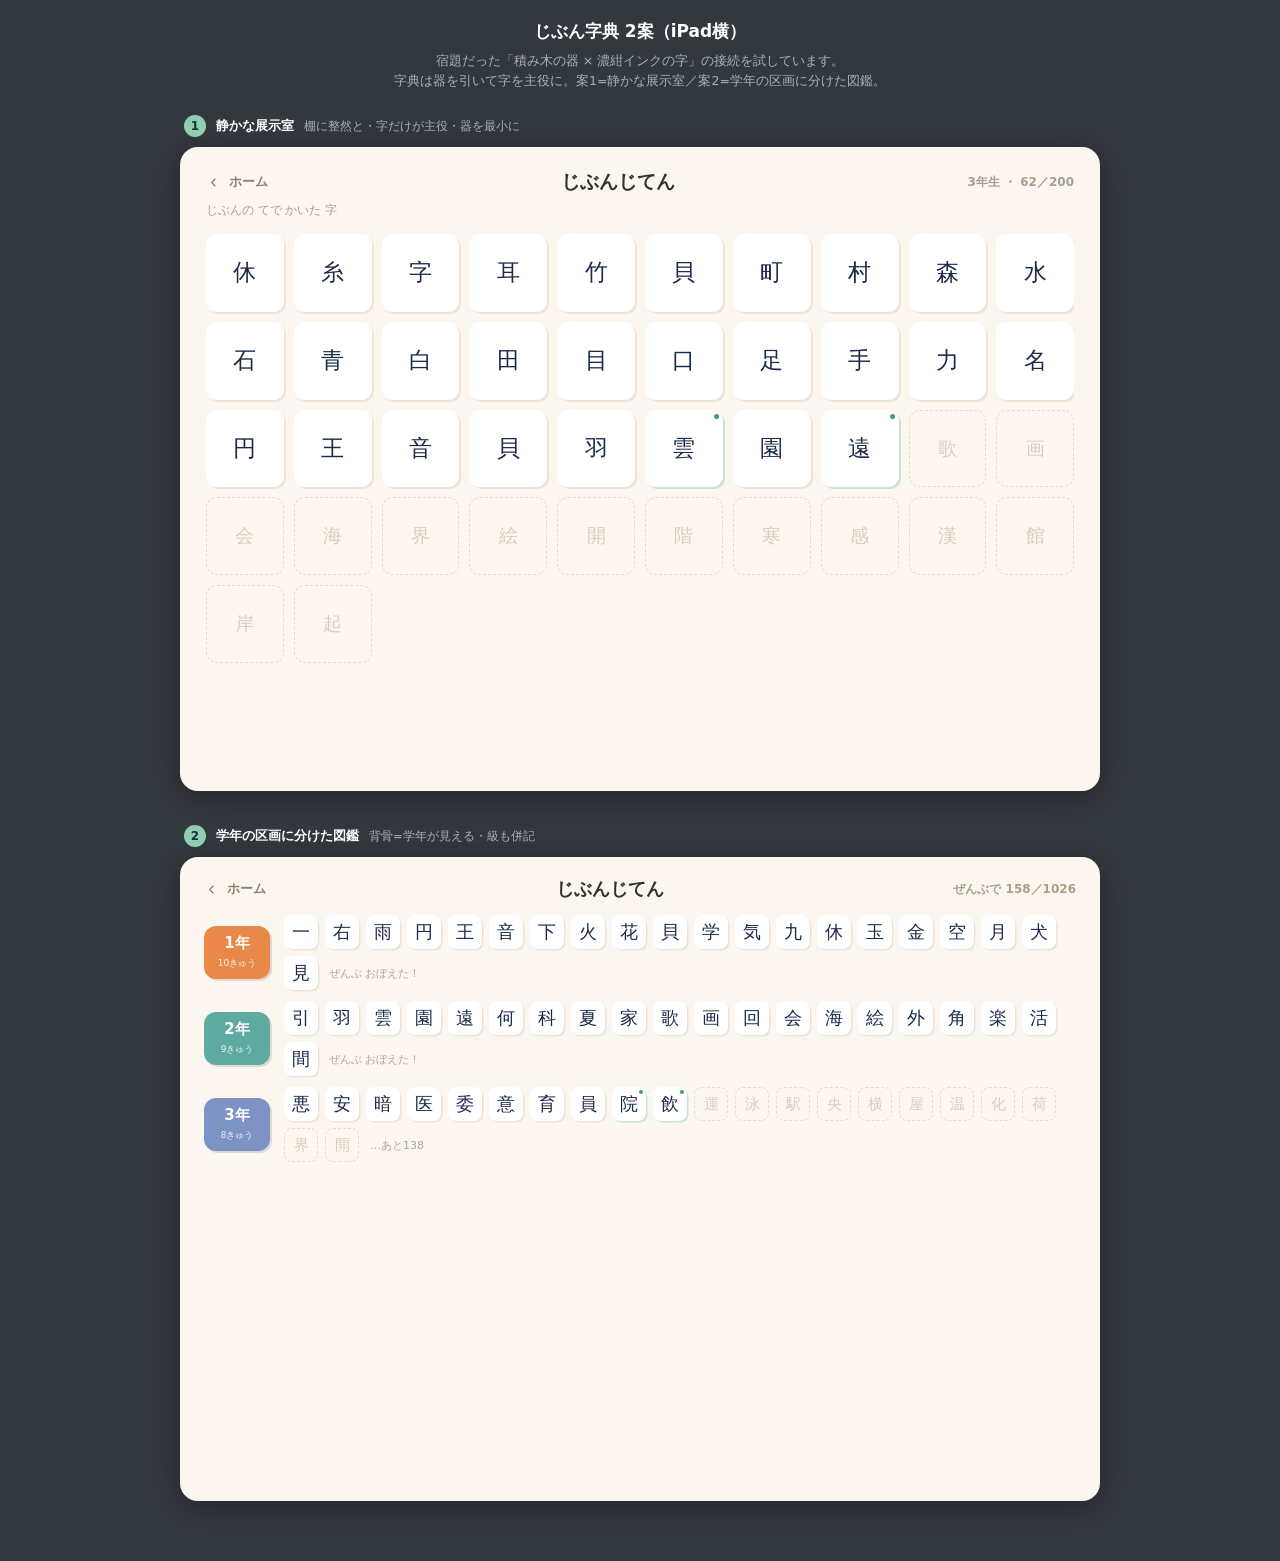
<file: docs/design/mock/じぶん字典-2案.html>
<!DOCTYPE html>
<html lang="ja">
<head>
<meta charset="UTF-8">
<meta name="viewport" content="width=device-width, initial-scale=1.0">
<title>じぶん字典 2案</title>
<style>
  *{box-sizing:border-box;margin:0;padding:0;-webkit-tap-highlight-color:transparent;}
  body{background:#33373E;font-family:"Hiragino Sans","Yu Gothic",system-ui,sans-serif;padding:20px 14px 60px;color:#fff;}
  .head{text-align:center;max-width:900px;margin:0 auto 24px;}
  .head h1{font-size:17px;font-weight:600;}
  .head p{font-size:12.5px;color:#AAB0BC;margin-top:8px;line-height:1.6;}
  .wrap{display:flex;flex-direction:column;gap:34px;align-items:center;}
  .case{width:100%;max-width:920px;}
  .caselabel{font-size:13px;font-weight:600;margin-bottom:10px;padding-left:4px;display:flex;align-items:center;gap:10px;}
  .caselabel .num{background:#8FCFAD;color:#1B2A4A;width:22px;height:22px;border-radius:50%;display:inline-flex;align-items:center;justify-content:center;font-size:12px;font-weight:700;}
  .caselabel .desc{color:#AAB0BC;font-weight:400;font-size:11.5px;}
  .frame{width:100%;aspect-ratio:10/7;border-radius:18px;overflow:hidden;box-shadow:0 6px 30px rgba(0,0,0,.3);}

  /* 共通トークン */
  .paper{background:#FBF7F0;}
  .ink{color:#1B2A4A;}

  /* ═══ 案1：静かな展示室（棚に整然と・字が主役・器を引く） ═══ */
  .g1{background:#FBF7F0;padding:22px 26px;display:flex;flex-direction:column;height:100%;color:#33322E;}
  .g1 .top{display:flex;align-items:center;justify-content:space-between;margin-bottom:8px;}
  .g1 .back{display:flex;align-items:center;gap:8px;font-size:13px;color:#8A8070;font-weight:600;}
  .g1 .back svg{width:15px;height:15px;stroke:#8A8070;stroke-width:2;fill:none;}
  .g1 .title{font-size:19px;font-weight:800;color:#33322E;}
  .g1 .count{font-size:12px;color:#A89E8E;font-weight:600;}
  .g1 .subline{font-size:11.5px;color:#A89E8E;margin-bottom:16px;}
  .g1 .shelf{flex:1;display:grid;grid-template-columns:repeat(10,1fr);gap:10px;align-content:start;overflow:hidden;}
  .g1 .ch{aspect-ratio:1;border-radius:11px;display:flex;align-items:center;justify-content:center;
    font-family:"Yu Mincho","Hiragino Mincho ProN",serif;font-size:23px;position:relative;}
  /* 習得＝白い台に濃紺の字（額装） */
  .g1 .ch.on{background:#fff;color:#1B2A4A;box-shadow:2px 2px 0 #EDE4D5;}
  /* 今日＝新緑の点 */
  .g1 .ch.fresh{background:#fff;color:#1B2A4A;box-shadow:2px 2px 0 #C9E4D5;}
  .g1 .ch.fresh::after{content:"";position:absolute;top:4px;right:4px;width:5px;height:5px;border-radius:50%;background:#3A9D6B;}
  /* 未習得＝台だけ空いている（うっすら） */
  .g1 .ch.off{background:transparent;border:1.5px dashed #E4DBCB;color:#D8CEBE;font-size:19px;}

  /* ═══ 案2：学年の区画に分けた図鑑（背骨=学年が見える） ═══ */
  .g2{background:#FBF7F0;padding:20px 24px;display:flex;flex-direction:column;height:100%;color:#33322E;}
  .g2 .top{display:flex;align-items:center;justify-content:space-between;margin-bottom:14px;}
  .g2 .back{display:flex;align-items:center;gap:8px;font-size:13px;color:#8A8070;font-weight:600;}
  .g2 .back svg{width:15px;height:15px;stroke:#8A8070;stroke-width:2;fill:none;}
  .g2 .title{font-size:18px;font-weight:800;}
  .g2 .count{font-size:12px;color:#A89E8E;font-weight:600;}
  .g2 .rows{flex:1;display:flex;flex-direction:column;gap:11px;overflow:hidden;}
  .g2 .grow{display:flex;align-items:center;gap:14px;}
  .g2 .tag{width:66px;flex-shrink:0;border-radius:12px;padding:9px 0;text-align:center;color:#fff;box-shadow:2px 2px 0 rgba(0,0,0,.12);}
  .g2 .tag .y{font-size:15px;font-weight:800;display:block;line-height:1.1;}
  .g2 .tag .p{font-size:9px;opacity:.9;}
  .g2 .tag.y1{background:#E8894A;} .g2 .tag.y2{background:#5EA9A0;} .g2 .tag.y3{background:#7C93C4;}
  .g2 .chs{flex:1;display:flex;gap:7px;flex-wrap:wrap;align-content:center;}
  .g2 .c{width:34px;height:34px;border-radius:8px;background:#fff;color:#1B2A4A;
    display:flex;align-items:center;justify-content:center;
    font-family:"Yu Mincho",serif;font-size:18px;box-shadow:1.5px 1.5px 0 #EDE4D5;}
  .g2 .c.fresh{box-shadow:1.5px 1.5px 0 #C9E4D5;position:relative;}
  .g2 .c.fresh::after{content:"";position:absolute;top:3px;right:3px;width:4px;height:4px;border-radius:50%;background:#3A9D6B;}
  .g2 .c.off{background:transparent;border:1.5px dashed #E4DBCB;color:#D8CEBE;box-shadow:none;font-size:15px;}
  .g2 .more{font-size:11px;color:#B0A692;align-self:center;padding-left:4px;}
</style>
</head>
<body>
  <div class="head">
    <h1>じぶん字典 2案（iPad横）</h1>
    <p>宿題だった「積み木の器 × 濃紺インクの字」の接続を試しています。<br>字典は器を引いて字を主役に。案1=静かな展示室／案2=学年の区画に分けた図鑑。</p>
  </div>

  <div class="wrap">

    <!-- 案1 -->
    <div class="case">
      <div class="caselabel"><span class="num">1</span>静かな展示室<span class="desc">棚に整然と・字だけが主役・器を最小に</span></div>
      <div class="frame"><div class="g1">
        <div class="top">
          <div class="back"><svg viewBox="0 0 24 24"><polyline points="15 18 9 12 15 6"/></svg>ホーム</div>
          <div class="title">じぶんじてん</div>
          <div class="count">3年生 ・ 62／200</div>
        </div>
        <div class="subline">じぶんの てで かいた 字</div>
        <div class="shelf" id="shelf1"></div>
      </div></div>
    </div>

    <!-- 案2 -->
    <div class="case">
      <div class="caselabel"><span class="num">2</span>学年の区画に分けた図鑑<span class="desc">背骨=学年が見える・級も併記</span></div>
      <div class="frame"><div class="g2">
        <div class="top">
          <div class="back"><svg viewBox="0 0 24 24"><polyline points="15 18 9 12 15 6"/></svg>ホーム</div>
          <div class="title">じぶんじてん</div>
          <div class="count">ぜんぶで 158／1026</div>
        </div>
        <div class="rows">
          <div class="grow">
            <div class="tag y1"><span class="y">1年</span><span class="p">10きゅう</span></div>
            <div class="chs" id="r1"></div>
          </div>
          <div class="grow">
            <div class="tag y2"><span class="y">2年</span><span class="p">9きゅう</span></div>
            <div class="chs" id="r2"></div>
          </div>
          <div class="grow">
            <div class="tag y3"><span class="y">3年</span><span class="p">8きゅう</span></div>
            <div class="chs" id="r3"></div>
          </div>
        </div>
      </div></div>
    </div>

  </div>

<script>
  // 案1：3年生の字を展示（習得多め・今日ぶん・未習得混在）
  var s1done="休糸字耳竹貝町村森水石青白田目口足手力名円王音貝羽雲園遠".split("");
  var s1fresh="遠雲".split("");
  var s1off="歌画会海界絵開階寒感漢館岸起".split("");
  var shelf=document.getElementById("shelf1");
  s1done.forEach(function(c){var d=document.createElement("div");d.className="ch "+(s1fresh.indexOf(c)>=0?"fresh":"on");d.textContent=c;shelf.appendChild(d);});
  s1off.forEach(function(c){var d=document.createElement("div");d.className="ch off";d.textContent=c;shelf.appendChild(d);});

  // 案2：学年ごとの区画（1年満杯・2年ほぼ・3年途中）
  function fill(id,done,fresh,off){
    var e=document.getElementById(id);
    done.forEach(function(c){var d=document.createElement("div");d.className="c "+(fresh.indexOf(c)>=0?"fresh":"");d.textContent=c;e.appendChild(d);});
    off.forEach(function(c){var d=document.createElement("div");d.className="c off";d.textContent=c;e.appendChild(d);});
    var m=document.createElement("div");m.className="more";
    m.textContent = (id==="r3") ? "…あと138" : "ぜんぶ おぼえた！";
    e.appendChild(m);
  }
  fill("r1","一右雨円王音下火花貝学気九休玉金空月犬見".split(""),[],[]);
  fill("r2","引羽雲園遠何科夏家歌画回会海絵外角楽活間".split(""),[],[]);
  fill("r3","悪安暗医委意育員院飲".split(""),"飲院".split(""),"運泳駅央横屋温化荷界開".split(""));
</script>
</body>
</html>
</file>
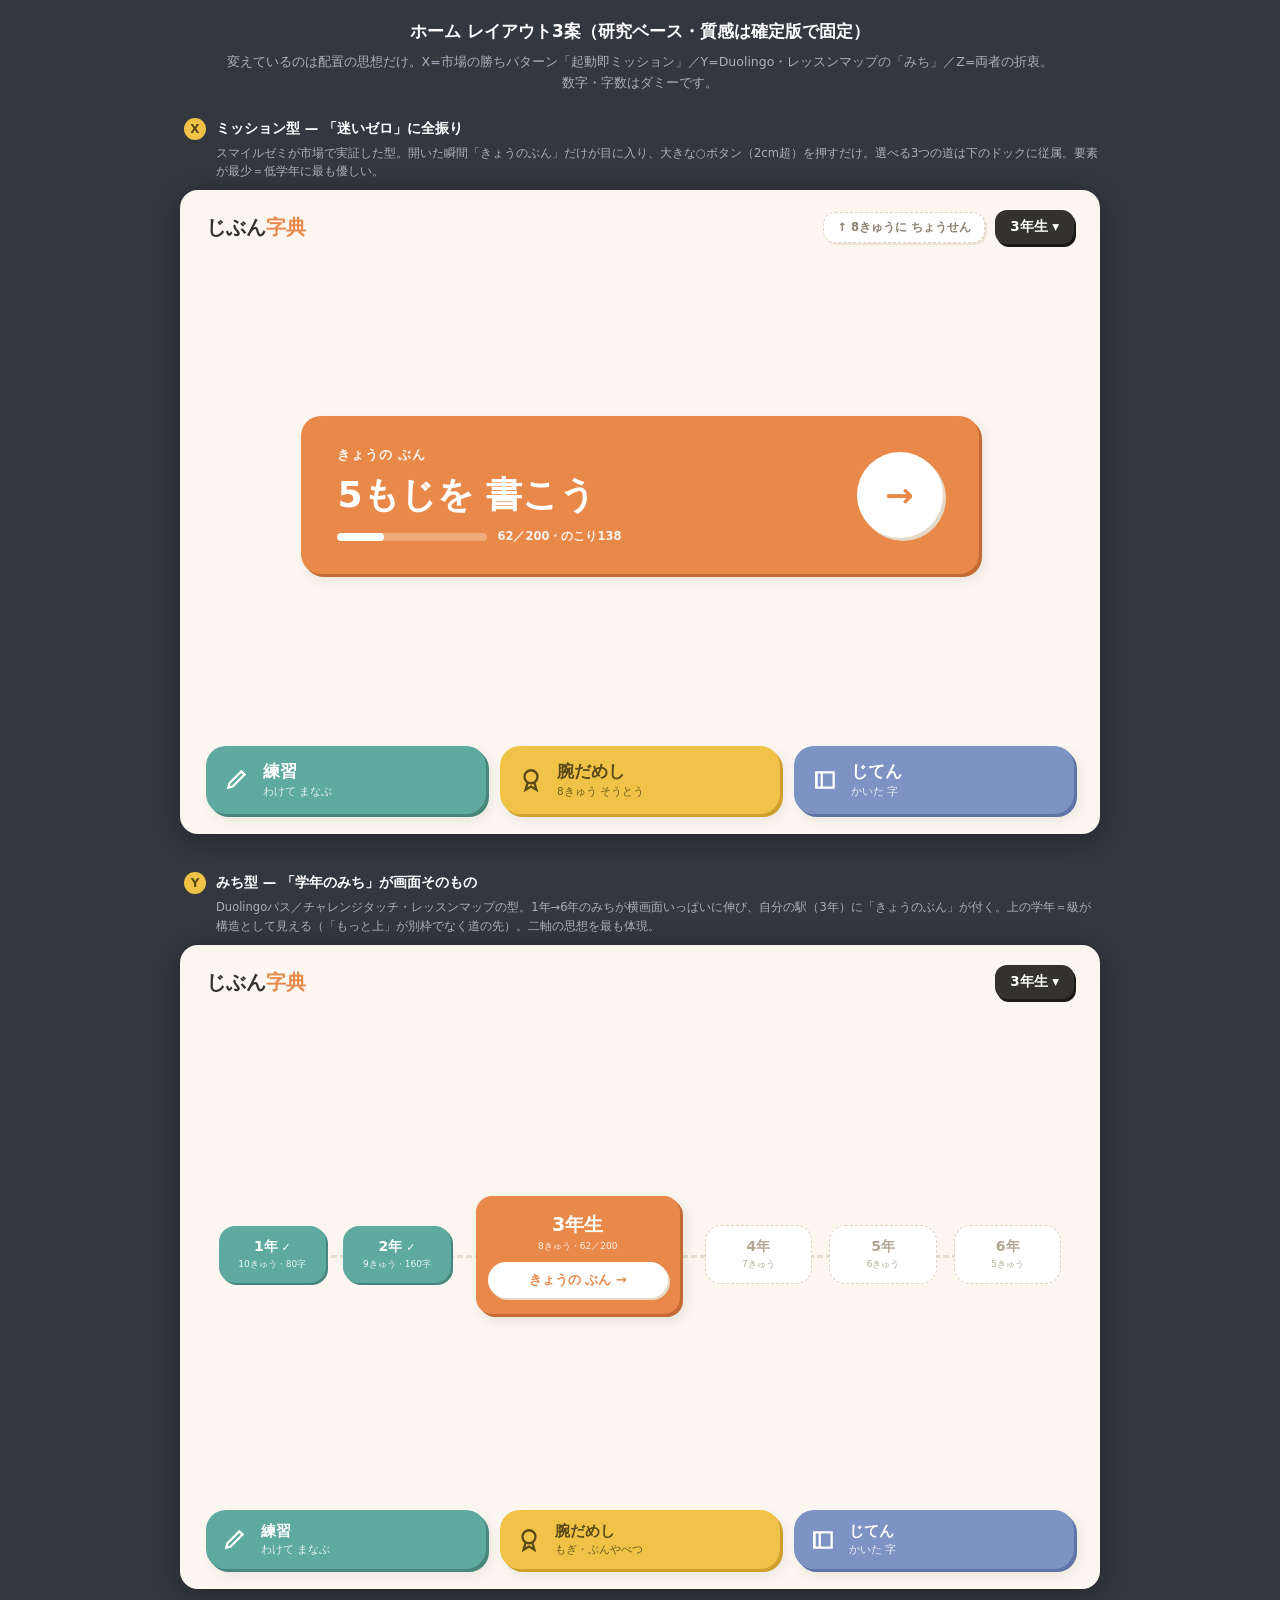
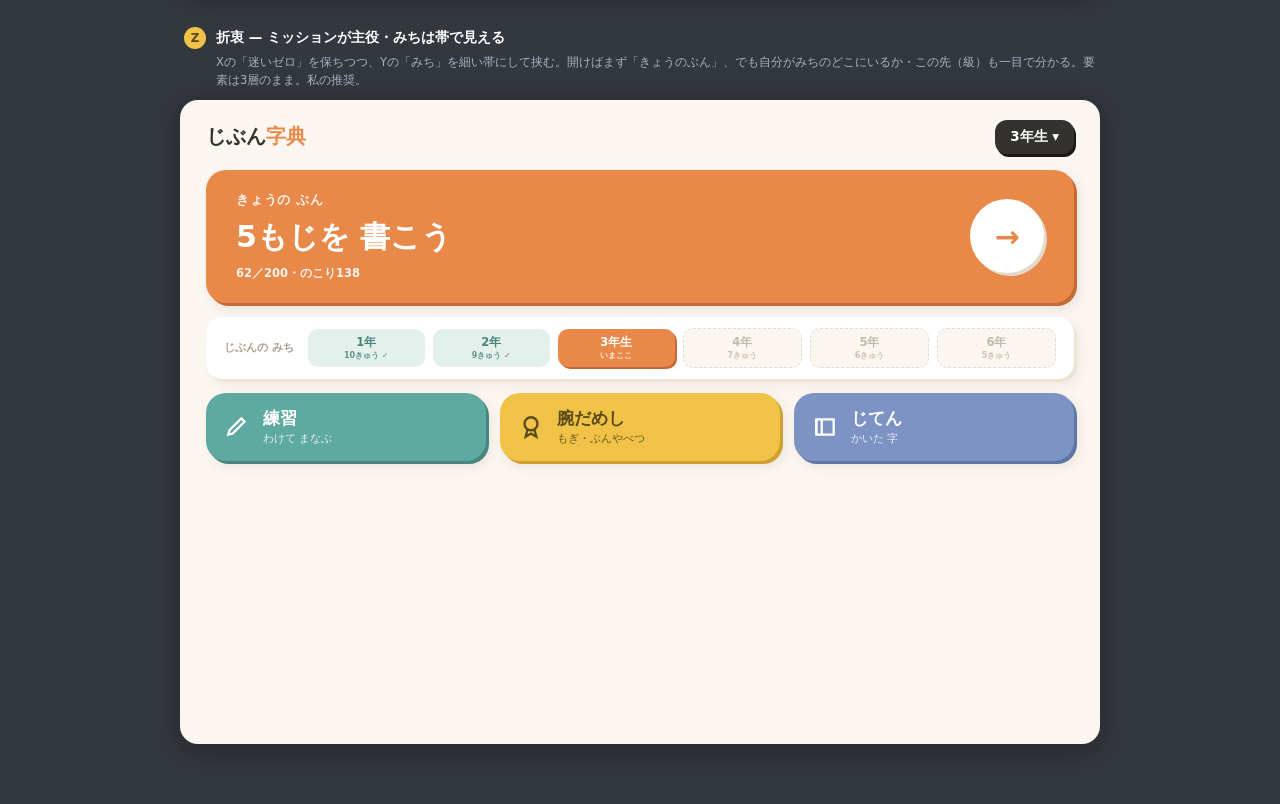
<file: docs/design/mock/ホーム-レイアウト3案.html>
<!DOCTYPE html>
<html lang="ja">
<head>
<meta charset="UTF-8">
<meta name="viewport" content="width=device-width, initial-scale=1.0">
<title>ホーム レイアウト3案（研究ベース）</title>
<style>
  *{box-sizing:border-box;margin:0;padding:0;-webkit-tap-highlight-color:transparent;}
  body{background:#33373E;font-family:"Hiragino Sans","Yu Gothic",system-ui,sans-serif;padding:20px 14px 60px;color:#fff;}
  .head{text-align:center;max-width:920px;margin:0 auto 24px;}
  .head h1{font-size:17px;font-weight:600;}
  .head p{font-size:12.5px;color:#AAB0BC;margin-top:8px;line-height:1.7;}
  .wrap{display:flex;flex-direction:column;gap:38px;align-items:center;}
  .case{width:100%;max-width:920px;}
  .caselabel{font-size:13.5px;font-weight:700;margin-bottom:4px;padding-left:4px;display:flex;align-items:center;gap:10px;}
  .caselabel .num{background:#F0C348;color:#5A4A18;min-width:22px;height:22px;border-radius:50%;display:inline-flex;align-items:center;justify-content:center;font-size:12px;}
  .caserationale{font-size:11.5px;color:#AAB0BC;margin-bottom:10px;padding-left:36px;line-height:1.6;}
  .frame{width:100%;aspect-ratio:10/7;border-radius:18px;overflow:hidden;box-shadow:0 6px 30px rgba(0,0,0,.3);}

  /* ── 共通トークン（確定した積み木質感） ── */
  .scr{background:#FBF7F0;height:100%;padding:20px 26px;display:flex;flex-direction:column;color:#33322E;}
  .bar{display:flex;justify-content:space-between;align-items:center;}
  .brand{font-size:20px;font-weight:800;}
  .brand span{color:#E8894A;}
  .bar .r{display:flex;gap:10px;align-items:center;}
  .up{font-size:11.5px;color:#8A8070;font-weight:700;background:#fff;border:1.5px dashed #DDD2C0;border-radius:12px;padding:7px 13px;box-shadow:2px 2px 0 #EDE4D5;}
  .grade{color:#fff;border-radius:12px;padding:8px 15px;font-size:13.5px;font-weight:700;background:#33322E;box-shadow:2px 3px 0 #1A1916;}
  .blk{border-radius:20px;position:relative;}
  .sh-o{box-shadow:3px 3px 0 #C56A34, 5px 6px 12px rgba(51,50,46,.10);}
  .sh-t{box-shadow:3px 3px 0 #47857D, 5px 6px 12px rgba(51,50,46,.09);}
  .sh-y{box-shadow:3px 3px 0 #CFA02F, 5px 6px 12px rgba(51,50,46,.09);}
  .sh-b{box-shadow:3px 3px 0 #5E74A6, 5px 6px 12px rgba(51,50,46,.09);}
  .sh-w{box-shadow:3px 3px 0 #EDE4D5, 5px 6px 12px rgba(51,50,46,.07);}
  .ic{width:26px;height:26px;flex-shrink:0;}
  .ic svg{width:100%;height:100%;fill:none;stroke-width:2.1;}

  /* ドック（3つの道・共通） */
  .dock{display:grid;grid-template-columns:1fr 1fr 1fr;gap:14px;}
  .door{padding:15px 18px;display:flex;align-items:center;gap:13px;color:#fff;}
  .door .nm{font-size:16.5px;font-weight:800;}
  .door .ds{font-size:10.5px;opacity:.85;margin-top:2px;}
  .d-prac{background:#5EA9A0;}
  .d-exam{background:#F0C348;color:#5A4A18;}
  .d-jiten{background:#7C93C4;}

  /* ═══ 案X：ミッション型 ═══ */
  .X .stagearea{flex:1;display:flex;align-items:center;justify-content:center;padding:18px 0;}
  .X .hero{background:#E8894A;color:#fff;width:78%;padding:30px 36px;display:flex;align-items:center;justify-content:space-between;}
  .X .hero .k{font-size:13px;font-weight:700;opacity:.92;letter-spacing:.06em;}
  .X .hero .t{font-size:36px;font-weight:800;margin-top:10px;line-height:1.15;}
  .X .hero .pr{margin-top:14px;display:flex;align-items:center;gap:10px;}
  .X .hero .pbar{width:150px;height:8px;border-radius:5px;background:rgba(255,255,255,.28);overflow:hidden;}
  .X .hero .pbar i{display:block;height:100%;width:31%;background:#fff;border-radius:5px;}
  .X .hero .pt{font-size:11.5px;opacity:.9;font-weight:600;}
  .X .hero .go{width:86px;height:86px;border-radius:50%;background:#fff;color:#E8894A;
    display:flex;align-items:center;justify-content:center;font-size:34px;font-weight:800;
    box-shadow:3px 3px 0 #E4D9C8;flex-shrink:0;}

  /* ═══ 案Y：みち型 ═══ */
  .Y .road{flex:1;display:flex;align-items:center;gap:0;padding:10px 4px;position:relative;}
  .Y .road::before{content:"";position:absolute;left:2%;right:2%;top:50%;border-top:3px dashed #E4DBCB;}
  .Y .st{position:relative;display:flex;flex-direction:column;align-items:center;gap:7px;flex:1;}
  .Y .st .b{border-radius:16px;padding:12px 10px;text-align:center;color:#fff;width:86%;}
  .Y .st .y{font-size:14px;font-weight:800;display:block;}
  .Y .st .p{font-size:9px;opacity:.9;display:block;margin-top:2px;}
  .Y .st.done .b{background:#5EA9A0;box-shadow:2px 2px 0 #47857D;}
  .Y .st.done .y::after{content:" ✓";font-size:11px;}
  .Y .st.now{flex:1.9;}
  .Y .st.now .b{background:#E8894A;box-shadow:3px 3px 0 #C56A34,5px 6px 12px rgba(51,50,46,.12);padding:16px 12px;}
  .Y .st.now .y{font-size:19px;}
  .Y .st.now .go{margin-top:9px;background:#fff;color:#E8894A;border-radius:20px;font-size:13px;font-weight:800;padding:9px 0;width:100%;box-shadow:2px 2px 0 #E4D9C8;}
  .Y .st.next .b{background:#fff;color:#B0A692;border:1.5px dashed #DDD2C0;box-shadow:none;}
  .Y .dock .door{padding:12px 16px;}
  .Y .dock .door .nm{font-size:14.5px;}

  /* ═══ 案Z：折衷（ミッション×みち） ═══ */
  .Z .hero{background:#E8894A;color:#fff;margin-top:16px;padding:22px 30px;display:flex;align-items:center;justify-content:space-between;}
  .Z .hero .k{font-size:12.5px;font-weight:700;opacity:.92;letter-spacing:.06em;}
  .Z .hero .t{font-size:30px;font-weight:800;margin-top:8px;}
  .Z .hero .pt{font-size:11.5px;opacity:.9;font-weight:600;margin-top:8px;}
  .Z .hero .go{width:74px;height:74px;border-radius:50%;background:#fff;color:#E8894A;
    display:flex;align-items:center;justify-content:center;font-size:30px;font-weight:800;
    box-shadow:3px 3px 0 #E4D9C8;flex-shrink:0;}
  .Z .strip{margin:14px 0;background:#fff;border-radius:16px;padding:11px 18px;
    display:flex;align-items:center;gap:8px;}
  .Z .strip .lb{font-size:10.5px;color:#A89E8E;font-weight:700;margin-right:6px;flex-shrink:0;}
  .Z .strip .s{flex:1;text-align:center;border-radius:10px;padding:6px 0;font-size:11.5px;font-weight:800;}
  .Z .strip .s small{display:block;font-size:8px;font-weight:600;opacity:.85;}
  .Z .strip .s.done{background:#E4F0EC;color:#47857D;}
  .Z .strip .s.now{background:#E8894A;color:#fff;box-shadow:2px 2px 0 #C56A34;}
  .Z .strip .s.next{background:#FBF7F0;color:#C4BAA8;border:1px dashed #E4DBCB;}
</style>
</head>
<body>
  <div class="head">
    <h1>ホーム レイアウト3案（研究ベース・質感は確定版で固定）</h1>
    <p>変えているのは配置の思想だけ。X=市場の勝ちパターン「起動即ミッション」／Y=Duolingo・レッスンマップの「みち」／Z=両者の折衷。<br>数字・字数はダミーです。</p>
  </div>

  <div class="wrap">

    <!-- 案X -->
    <div class="case">
      <div class="caselabel"><span class="num">X</span>ミッション型 — 「迷いゼロ」に全振り</div>
      <div class="caserationale">スマイルゼミが市場で実証した型。開いた瞬間「きょうのぶん」だけが目に入り、大きな○ボタン（2cm超）を押すだけ。選べる3つの道は下のドックに従属。要素が最少＝低学年に最も優しい。</div>
      <div class="frame"><div class="scr X">
        <div class="bar">
          <div class="brand">じぶん<span>字典</span></div>
          <div class="r"><div class="up">↑ 8きゅうに ちょうせん</div><div class="grade">3年生 ▾</div></div>
        </div>
        <div class="stagearea">
          <div class="blk hero sh-o">
            <div>
              <div class="k">きょうの ぶん</div>
              <div class="t">5もじを 書こう</div>
              <div class="pr"><div class="pbar"><i></i></div><div class="pt">62／200・のこり138</div></div>
            </div>
            <div class="go">→</div>
          </div>
        </div>
        <div class="dock">
          <div class="blk door d-prac sh-t"><div class="ic"><svg viewBox="0 0 24 24" stroke="#fff"><path d="M4 19l1-4L16 4l3 3L8 18z"/></svg></div><div><div class="nm">練習</div><div class="ds">わけて まなぶ</div></div></div>
          <div class="blk door d-exam sh-y"><div class="ic"><svg viewBox="0 0 24 24" stroke="#5A4A18"><circle cx="12" cy="9" r="6"/><path d="M9 14l-2 7 5-3 5 3-2-7"/></svg></div><div><div class="nm">腕だめし</div><div class="ds">8きゅう そうとう</div></div></div>
          <div class="blk door d-jiten sh-b"><div class="ic"><svg viewBox="0 0 24 24" stroke="#fff"><path d="M4 5h16v14H4z"/><path d="M4 5v14M9 5v14"/></svg></div><div><div class="nm">じてん</div><div class="ds">かいた 字</div></div></div>
        </div>
      </div></div>
    </div>

    <!-- 案Y -->
    <div class="case">
      <div class="caselabel"><span class="num">Y</span>みち型 — 「学年のみち」が画面そのもの</div>
      <div class="caserationale">Duolingoパス／チャレンジタッチ・レッスンマップの型。1年→6年のみちが横画面いっぱいに伸び、自分の駅（3年）に「きょうのぶん」が付く。上の学年＝級が構造として見える（「もっと上」が別枠でなく道の先）。二軸の思想を最も体現。</div>
      <div class="frame"><div class="scr Y">
        <div class="bar">
          <div class="brand">じぶん<span>字典</span></div>
          <div class="r"><div class="grade">3年生 ▾</div></div>
        </div>
        <div class="road">
          <div class="st done"><div class="b"><span class="y">1年</span><span class="p">10きゅう・80字</span></div></div>
          <div class="st done"><div class="b"><span class="y">2年</span><span class="p">9きゅう・160字</span></div></div>
          <div class="st now"><div class="b"><span class="y">3年生</span><span class="p">8きゅう・62／200</span><div class="go">きょうの ぶん →</div></div></div>
          <div class="st next"><div class="b"><span class="y">4年</span><span class="p">7きゅう</span></div></div>
          <div class="st next"><div class="b"><span class="y">5年</span><span class="p">6きゅう</span></div></div>
          <div class="st next"><div class="b"><span class="y">6年</span><span class="p">5きゅう</span></div></div>
        </div>
        <div class="dock">
          <div class="blk door d-prac sh-t"><div class="ic"><svg viewBox="0 0 24 24" stroke="#fff"><path d="M4 19l1-4L16 4l3 3L8 18z"/></svg></div><div><div class="nm">練習</div><div class="ds">わけて まなぶ</div></div></div>
          <div class="blk door d-exam sh-y"><div class="ic"><svg viewBox="0 0 24 24" stroke="#5A4A18"><circle cx="12" cy="9" r="6"/><path d="M9 14l-2 7 5-3 5 3-2-7"/></svg></div><div><div class="nm">腕だめし</div><div class="ds">もぎ・ぶんやべつ</div></div></div>
          <div class="blk door d-jiten sh-b"><div class="ic"><svg viewBox="0 0 24 24" stroke="#fff"><path d="M4 5h16v14H4z"/><path d="M4 5v14M9 5v14"/></svg></div><div><div class="nm">じてん</div><div class="ds">かいた 字</div></div></div>
        </div>
      </div></div>
    </div>

    <!-- 案Z -->
    <div class="case">
      <div class="caselabel"><span class="num">Z</span>折衷 — ミッションが主役・みちは帯で見える</div>
      <div class="caserationale">Xの「迷いゼロ」を保ちつつ、Yの「みち」を細い帯にして挟む。開けばまず「きょうのぶん」、でも自分がみちのどこにいるか・この先（級）も一目で分かる。要素は3層のまま。私の推奨。</div>
      <div class="frame"><div class="scr Z">
        <div class="bar">
          <div class="brand">じぶん<span>字典</span></div>
          <div class="r"><div class="grade">3年生 ▾</div></div>
        </div>
        <div class="blk hero sh-o">
          <div>
            <div class="k">きょうの ぶん</div>
            <div class="t">5もじを 書こう</div>
            <div class="pt">62／200・のこり138</div>
          </div>
          <div class="go">→</div>
        </div>
        <div class="blk strip sh-w">
          <div class="lb">じぶんの みち</div>
          <div class="s done">1年<small>10きゅう ✓</small></div>
          <div class="s done">2年<small>9きゅう ✓</small></div>
          <div class="s now">3年生<small>いまここ</small></div>
          <div class="s next">4年<small>7きゅう</small></div>
          <div class="s next">5年<small>6きゅう</small></div>
          <div class="s next">6年<small>5きゅう</small></div>
        </div>
        <div class="dock">
          <div class="blk door d-prac sh-t"><div class="ic"><svg viewBox="0 0 24 24" stroke="#fff"><path d="M4 19l1-4L16 4l3 3L8 18z"/></svg></div><div><div class="nm">練習</div><div class="ds">わけて まなぶ</div></div></div>
          <div class="blk door d-exam sh-y"><div class="ic"><svg viewBox="0 0 24 24" stroke="#5A4A18"><circle cx="12" cy="9" r="6"/><path d="M9 14l-2 7 5-3 5 3-2-7"/></svg></div><div><div class="nm">腕だめし</div><div class="ds">もぎ・ぶんやべつ</div></div></div>
          <div class="blk door d-jiten sh-b"><div class="ic"><svg viewBox="0 0 24 24" stroke="#fff"><path d="M4 5h16v14H4z"/><path d="M4 5v14M9 5v14"/></svg></div><div><div class="nm">じてん</div><div class="ds">かいた 字</div></div></div>
        </div>
      </div></div>
    </div>

  </div>
</body>
</html>
</file>
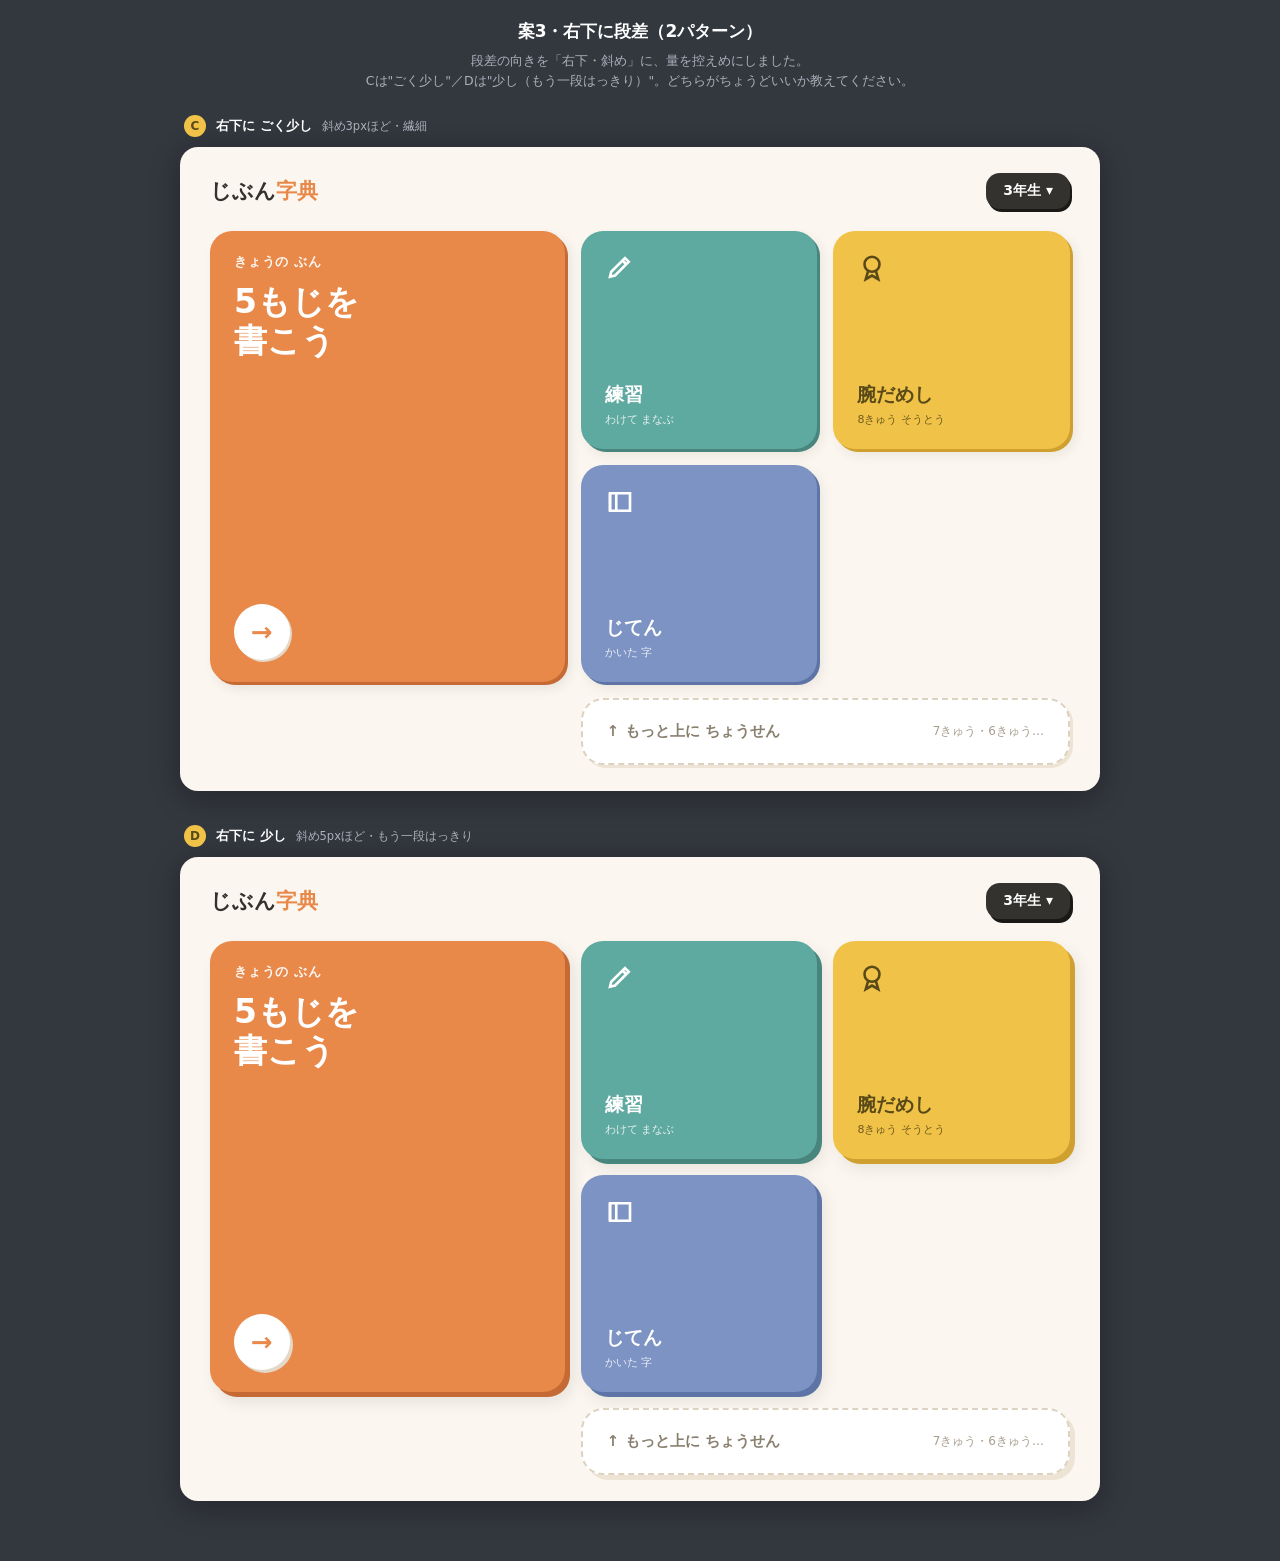
<file: docs/design/mock/案3-右下段差.html>
<!DOCTYPE html>
<html lang="ja">
<head>
<meta charset="UTF-8">
<meta name="viewport" content="width=device-width, initial-scale=1.0">
<title>案3 右下段差くらべ</title>
<style>
  *{box-sizing:border-box;margin:0;padding:0;-webkit-tap-highlight-color:transparent;}
  body{background:#33373E;font-family:"Hiragino Sans","Yu Gothic",system-ui,sans-serif;padding:20px 14px 60px;color:#fff;}
  .head{text-align:center;max-width:900px;margin:0 auto 24px;}
  .head h1{font-size:17px;font-weight:600;}
  .head p{font-size:12.5px;color:#AAB0BC;margin-top:8px;line-height:1.6;}
  .wrap{display:flex;flex-direction:column;gap:34px;align-items:center;}
  .case{width:100%;max-width:920px;}
  .caselabel{font-size:13px;font-weight:600;margin-bottom:10px;padding-left:4px;display:flex;align-items:center;gap:10px;}
  .caselabel .num{background:#F0C348;color:#5A4A18;width:22px;height:22px;border-radius:50%;display:inline-flex;align-items:center;justify-content:center;font-size:12px;font-weight:700;}
  .caselabel .desc{color:#AAB0BC;font-weight:400;font-size:11.5px;}
  .frame{width:100%;aspect-ratio:10/7;border-radius:18px;overflow:hidden;box-shadow:0 6px 30px rgba(0,0,0,.3);}

  .c3{background:#FBF7F0;padding:26px 30px;display:flex;flex-direction:column;color:#33322E;height:100%;}
  .c3 .top{display:flex;justify-content:space-between;align-items:center;margin-bottom:22px;}
  .c3 .brand{font-size:21px;font-weight:800;color:#33322E;}
  .c3 .brand span{color:#E8894A;}
  .c3 .grade{color:#fff;border-radius:14px;padding:9px 17px;font-size:14px;font-weight:700;background:#33322E;}
  .c3 .body{flex:1;display:grid;grid-template-columns:1.5fr 1fr 1fr;grid-template-rows:1fr 1fr;gap:16px;}
  .c3 .blk{border-radius:22px;padding:22px 24px;display:flex;flex-direction:column;justify-content:space-between;position:relative;}
  .c3 .hero{grid-row:1 / 3;background:#E8894A;color:#fff;}
  .c3 .hero .k{font-size:13px;opacity:.92;font-weight:600;letter-spacing:.06em;}
  .c3 .hero .t{font-size:33px;font-weight:800;line-height:1.18;margin-top:12px;}
  .c3 .hero .go{align-self:flex-start;background:#fff;color:#E8894A;width:56px;height:56px;border-radius:50%;display:flex;align-items:center;justify-content:center;font-size:26px;font-weight:800;}
  .c3 .b-prac{background:#5EA9A0;color:#fff;}
  .c3 .b-exam{background:#F0C348;color:#5A4A18;}
  .c3 .b-jiten{background:#7C93C4;color:#fff;}
  .c3 .b-climb{background:#fff;color:#8A8070;grid-column:2 / 4;flex-direction:row;align-items:center;justify-content:space-between;}
  .c3 .blk .bnm{font-size:19px;font-weight:800;}
  .c3 .blk .bds{font-size:11px;opacity:.85;margin-top:4px;}
  .c3 .ic{width:30px;height:30px;}
  .c3 .ic svg{width:100%;height:100%;fill:none;stroke-width:2.1;}

  /* ══ パターンC：右下に ごく少し（3px相当・斜め段差＋淡い落ち影） ══ */
  .C .hero{box-shadow:3px 3px 0 #C56A34, 5px 6px 12px rgba(51,50,46,.10);}
  .C .b-prac{box-shadow:3px 3px 0 #47857D, 5px 6px 12px rgba(51,50,46,.09);}
  .C .b-exam{box-shadow:3px 3px 0 #CFA02F, 5px 6px 12px rgba(51,50,46,.09);}
  .C .b-jiten{box-shadow:3px 3px 0 #5E74A6, 5px 6px 12px rgba(51,50,46,.09);}
  .C .b-climb{border:2px dashed #DDD2C0;box-shadow:3px 3px 0 #EDE4D5;}
  .C .grade{box-shadow:2px 3px 0 #1A1916;}
  .C .hero .go{box-shadow:2px 2px 0 #E4D9C8;}

  /* ══ パターンD：右下に 少し（5px相当・もう一段はっきり） ══ */
  .D .hero{box-shadow:5px 5px 0 #C56A34, 7px 9px 16px rgba(51,50,46,.12);}
  .D .b-prac{box-shadow:5px 5px 0 #47857D, 7px 9px 16px rgba(51,50,46,.10);}
  .D .b-exam{box-shadow:5px 5px 0 #CFA02F, 7px 9px 16px rgba(51,50,46,.10);}
  .D .b-jiten{box-shadow:5px 5px 0 #5E74A6, 7px 9px 16px rgba(51,50,46,.10);}
  .D .b-climb{border:2px dashed #DDD2C0;box-shadow:5px 5px 0 #EDE4D5;}
  .D .grade{box-shadow:3px 4px 0 #1A1916;}
  .D .hero .go{box-shadow:3px 3px 0 #E4D9C8;}
</style>
</head>
<body>
  <div class="head">
    <h1>案3・右下に段差（2パターン）</h1>
    <p>段差の向きを「右下・斜め」に、量を控えめにしました。<br>Cは"ごく少し"／Dは"少し（もう一段はっきり）"。どちらがちょうどいいか教えてください。</p>
  </div>

  <div class="wrap">

    <!-- パターンC -->
    <div class="case">
      <div class="caselabel"><span class="num">C</span>右下に ごく少し<span class="desc">斜め3pxほど・繊細</span></div>
      <div class="frame"><div class="c3 C">
        <div class="top"><div class="brand">じぶん<span>字典</span></div><div class="grade">3年生 ▾</div></div>
        <div class="body">
          <div class="blk hero"><div><div class="k">きょうの ぶん</div><div class="t">5もじを<br>書こう</div></div><div class="go">→</div></div>
          <div class="blk b-prac"><div class="ic"><svg viewBox="0 0 24 24" stroke="#fff"><path d="M4 19l1-4L16 4l3 3L8 18z"/><path d="M14 6l3 3"/></svg></div><div><div class="bnm">練習</div><div class="bds">わけて まなぶ</div></div></div>
          <div class="blk b-exam"><div class="ic"><svg viewBox="0 0 24 24" stroke="#5A4A18"><circle cx="12" cy="9" r="6"/><path d="M9 14l-2 7 5-3 5 3-2-7"/></svg></div><div><div class="bnm">腕だめし</div><div class="bds">8きゅう そうとう</div></div></div>
          <div class="blk b-jiten"><div class="ic"><svg viewBox="0 0 24 24" stroke="#fff"><path d="M4 5h16v14H4z"/><path d="M4 5v14M9 5v14"/></svg></div><div><div class="bnm">じてん</div><div class="bds">かいた 字</div></div></div>
          <div class="blk b-climb"><div class="bnm" style="font-size:15px;color:#8A8070;">↑ もっと上に ちょうせん</div><div style="font-size:12px;color:#A89E8E;">7きゅう・6きゅう…</div></div>
        </div>
      </div></div>
    </div>

    <!-- パターンD -->
    <div class="case">
      <div class="caselabel"><span class="num">D</span>右下に 少し<span class="desc">斜め5pxほど・もう一段はっきり</span></div>
      <div class="frame"><div class="c3 D">
        <div class="top"><div class="brand">じぶん<span>字典</span></div><div class="grade">3年生 ▾</div></div>
        <div class="body">
          <div class="blk hero"><div><div class="k">きょうの ぶん</div><div class="t">5もじを<br>書こう</div></div><div class="go">→</div></div>
          <div class="blk b-prac"><div class="ic"><svg viewBox="0 0 24 24" stroke="#fff"><path d="M4 19l1-4L16 4l3 3L8 18z"/><path d="M14 6l3 3"/></svg></div><div><div class="bnm">練習</div><div class="bds">わけて まなぶ</div></div></div>
          <div class="blk b-exam"><div class="ic"><svg viewBox="0 0 24 24" stroke="#5A4A18"><circle cx="12" cy="9" r="6"/><path d="M9 14l-2 7 5-3 5 3-2-7"/></svg></div><div><div class="bnm">腕だめし</div><div class="bds">8きゅう そうとう</div></div></div>
          <div class="blk b-jiten"><div class="ic"><svg viewBox="0 0 24 24" stroke="#fff"><path d="M4 5h16v14H4z"/><path d="M4 5v14M9 5v14"/></svg></div><div><div class="bnm">じてん</div><div class="bds">かいた 字</div></div></div>
          <div class="blk b-climb"><div class="bnm" style="font-size:15px;color:#8A8070;">↑ もっと上に ちょうせん</div><div style="font-size:12px;color:#A89E8E;">7きゅう・6きゅう…</div></div>
        </div>
      </div></div>
    </div>

  </div>
</body>
</html>
</file>
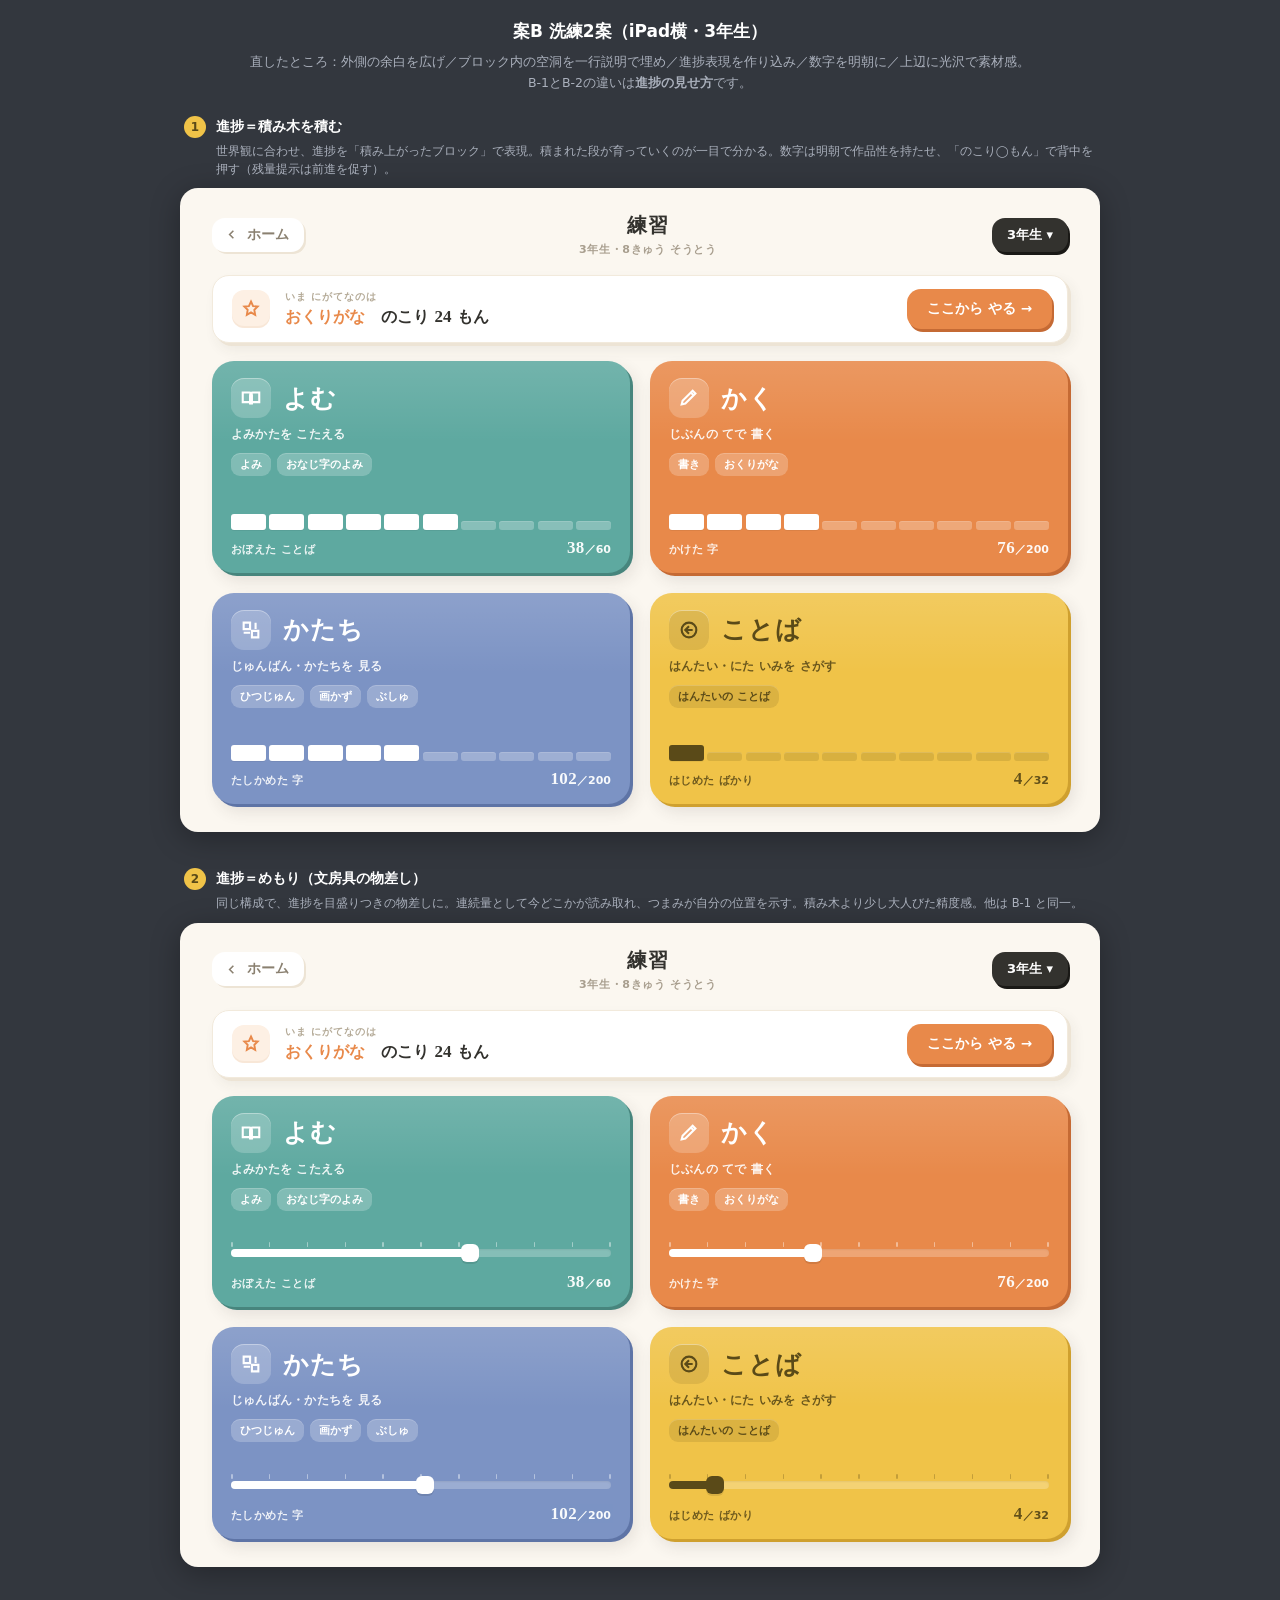
<file: docs/design/mock/案B-洗練2案.html>
<!DOCTYPE html>
<html lang="ja">
<head>
<meta charset="UTF-8">
<meta name="viewport" content="width=device-width, initial-scale=1.0">
<title>案B 洗練2案</title>
<style>
  *{box-sizing:border-box;margin:0;padding:0;-webkit-tap-highlight-color:transparent;}
  body{background:#33373E;font-family:"Hiragino Sans","Yu Gothic",system-ui,sans-serif;padding:20px 14px 60px;color:#fff;}
  .head{text-align:center;max-width:920px;margin:0 auto 22px;}
  .head h1{font-size:17px;font-weight:600;}
  .head p{font-size:12.5px;color:#AAB0BC;margin-top:8px;line-height:1.7;}
  .wrap{display:flex;flex-direction:column;gap:36px;align-items:center;}
  .case{width:100%;max-width:920px;}
  .caselabel{font-size:13.5px;font-weight:700;margin-bottom:4px;padding-left:4px;display:flex;align-items:center;gap:10px;}
  .caselabel .num{background:#F0C348;color:#5A4A18;min-width:22px;height:22px;border-radius:50%;display:inline-flex;align-items:center;justify-content:center;font-size:12px;}
  .rationale{font-size:11.5px;color:#AAB0BC;margin-bottom:10px;padding-left:36px;line-height:1.6;}
  .frame{width:100%;aspect-ratio:10/7;border-radius:18px;overflow:hidden;box-shadow:0 6px 30px rgba(0,0,0,.3);}

  /* ── 共通：外側の余白を広げた ── */
  .scr{background:#FBF7F0;height:100%;padding:24px 32px 28px;display:flex;flex-direction:column;color:#33322E;}
  .mincho{font-family:"Yu Mincho","Hiragino Mincho ProN",serif;font-feature-settings:"palt";}

  .bar{display:flex;justify-content:space-between;align-items:center;margin-bottom:18px;}
  .back{display:flex;align-items:center;gap:8px;font-size:13.5px;color:#8A8070;font-weight:700;
    background:#fff;border-radius:13px;padding:8px 15px 8px 12px;box-shadow:2px 2px 0 #EDE4D5;}
  .back svg{width:15px;height:15px;stroke:#8A8070;stroke-width:2.5;fill:none;}
  .hgroup{text-align:center;}
  .hgroup .t{font-size:20px;font-weight:800;letter-spacing:.03em;}
  .hgroup .s{font-size:11px;color:#A89E8E;font-weight:700;margin-top:3px;letter-spacing:.06em;}
  .grade{color:#fff;border-radius:13px;padding:8px 15px;font-size:13px;font-weight:700;background:#33322E;box-shadow:2px 3px 0 #1A1916;}

  /* にがて帯：厚みと表情を足した */
  .weak{background:#fff;border-radius:17px;padding:13px 15px 13px 19px;display:flex;align-items:center;gap:15px;
    box-shadow:3px 3px 0 #EDE4D5,5px 7px 14px rgba(51,50,46,.07);margin-bottom:18px;
    border:1.5px solid #F2EADC;}
  .weak .mark{width:38px;height:38px;border-radius:12px;background:#FDF0E4;display:flex;align-items:center;justify-content:center;flex-shrink:0;box-shadow:inset 0 -2px 0 rgba(200,150,100,.10);}
  .weak .mark svg{width:20px;height:20px;stroke:#E8894A;stroke-width:2.3;fill:none;}
  .weak .body{flex:1;}
  .weak .lb{font-size:10px;font-weight:800;color:#B5AB98;letter-spacing:.1em;}
  .weak .txt{font-size:16px;font-weight:800;margin-top:3px;}
  .weak .txt em{font-style:normal;color:#E8894A;}
  .weak .txt .n{font-size:17px;}
  .weak .btn{background:#E8894A;color:#fff;font-size:13.5px;font-weight:800;border-radius:14px;padding:11px 20px;
    box-shadow:2px 3px 0 #C56A34;flex-shrink:0;display:flex;align-items:center;gap:7px;}

  /* ── 入口ブロック：内側を詰め、中身を意味で埋めた ── */
  .doors{flex:1;display:grid;grid-template-columns:1fr 1fr;grid-template-rows:1fr 1fr;gap:20px;}
  .door{border-radius:22px;padding:17px 19px 15px;display:flex;flex-direction:column;color:#fff;position:relative;overflow:hidden;}
  .door::before{content:"";position:absolute;top:0;left:0;right:0;height:38%;
    background:linear-gradient(rgba(255,255,255,.13),transparent);pointer-events:none;}
  .d-yomu{background:#5EA9A0;box-shadow:3px 3px 0 #47857D,6px 8px 16px rgba(51,50,46,.11);}
  .d-kaku{background:#E8894A;box-shadow:3px 3px 0 #C56A34,6px 8px 16px rgba(51,50,46,.11);}
  .d-kata{background:#7C93C4;box-shadow:3px 3px 0 #5E74A6,6px 8px 16px rgba(51,50,46,.11);}
  .d-koto{background:#F0C348;color:#5A4A18;box-shadow:3px 3px 0 #CFA02F,6px 8px 16px rgba(51,50,46,.11);}

  .door .hd{display:flex;align-items:center;gap:12px;position:relative;}
  .door .plate{width:40px;height:40px;border-radius:13px;background:rgba(255,255,255,.20);
    display:flex;align-items:center;justify-content:center;flex-shrink:0;
    box-shadow:inset 0 1px 0 rgba(255,255,255,.35);}
  .d-koto .plate{background:rgba(90,74,24,.13);box-shadow:inset 0 1px 0 rgba(255,255,255,.4);}
  .door .plate svg{width:22px;height:22px;fill:none;stroke-width:2.3;}
  .door .nm{font-size:25px;font-weight:800;letter-spacing:.03em;line-height:1;}
  .door .lead{font-size:11.5px;font-weight:600;opacity:.9;margin-top:9px;letter-spacing:.02em;}
  .door .chips{display:flex;flex-wrap:wrap;gap:6px;margin-top:11px;}
  .door .chip{font-size:11px;font-weight:700;background:rgba(255,255,255,.22);border-radius:9px;padding:4px 9px;
    box-shadow:inset 0 1px 0 rgba(255,255,255,.18);}
  .d-koto .chip{background:rgba(90,74,24,.14);}
  .door .foot{margin-top:auto;padding-top:12px;}

  /* ══ B-1：進捗＝積み木を積む（世界観に合わせた） ══ */
  .seg{display:flex;gap:3.5px;align-items:flex-end;height:20px;}
  .seg i{flex:1;border-radius:3px;background:rgba(255,255,255,.26);height:9px;
    box-shadow:inset 0 1px 0 rgba(255,255,255,.14);}
  .seg i.on{background:#fff;height:16px;box-shadow:0 1px 0 rgba(0,0,0,.06);}
  .d-koto .seg i{background:rgba(90,74,24,.16);} .d-koto .seg i.on{background:#5A4A18;}
  .metaline{display:flex;align-items:baseline;justify-content:space-between;margin-top:8px;}
  .metaline .l{font-size:10.5px;font-weight:700;opacity:.88;letter-spacing:.04em;}
  .metaline .r{font-size:11px;font-weight:700;opacity:.95;}
  .metaline .r b{font-size:17px;font-weight:600;letter-spacing:.02em;}

  /* ══ B-2：進捗＝めもり（文房具の物差し） ══ */
  .ruler{position:relative;height:22px;}
  .ruler .track{position:absolute;left:0;right:0;top:7px;height:8px;border-radius:5px;background:rgba(255,255,255,.24);
    box-shadow:inset 0 1px 2px rgba(0,0,0,.06);}
  .ruler .fill{position:absolute;left:0;top:7px;height:8px;border-radius:5px;background:#fff;}
  .d-koto .ruler .fill{background:#5A4A18;}
  .ruler .ticks{position:absolute;left:0;right:0;top:0;display:flex;justify-content:space-between;}
  .ruler .ticks i{width:1.5px;height:5px;background:rgba(255,255,255,.42);border-radius:1px;}
  .d-koto .ruler .ticks i{background:rgba(90,74,24,.3);}
  .ruler .knob{position:absolute;top:2px;width:18px;height:18px;border-radius:6px;background:#fff;
    box-shadow:0 2px 0 rgba(0,0,0,.10);transform:translateX(-9px);}
  .d-koto .ruler .knob{background:#5A4A18;}
</style>
</head>
<body>
  <div class="head">
    <h1>案B 洗練2案（iPad横・3年生）</h1>
    <p>直したところ：外側の余白を広げ／ブロック内の空洞を一行説明で埋め／進捗表現を作り込み／数字を明朝に／上辺に光沢で素材感。<br>B-1とB-2の違いは<b>進捗の見せ方</b>です。</p>
  </div>

  <div class="wrap">

    <!-- B-1 -->
    <div class="case">
      <div class="caselabel"><span class="num">1</span>進捗＝積み木を積む</div>
      <div class="rationale">世界観に合わせ、進捗を「積み上がったブロック」で表現。積まれた段が育っていくのが一目で分かる。数字は明朝で作品性を持たせ、「のこり◯もん」で背中を押す（残量提示は前進を促す）。</div>
      <div class="frame"><div class="scr">
        <div class="bar">
          <div class="back"><svg viewBox="0 0 24 24"><polyline points="15 18 9 12 15 6"/></svg>ホーム</div>
          <div class="hgroup"><div class="t">練習</div><div class="s">3年生・8きゅう そうとう</div></div>
          <div class="grade">3年生 ▾</div>
        </div>

        <div class="weak">
          <div class="mark"><svg viewBox="0 0 24 24"><path d="M12 3l2.5 5.5L20 9l-4 4 1 6-5-3-5 3 1-6-4-4 5.5-.5z"/></svg></div>
          <div class="body">
            <div class="lb">いま にがてなのは</div>
            <div class="txt"><em>おくりがな</em>　のこり <span class="n mincho">24</span> もん</div>
          </div>
          <div class="btn">ここから やる →</div>
        </div>

        <div class="doors">
          <div class="door d-yomu">
            <div class="hd"><div class="plate"><svg viewBox="0 0 24 24" stroke="#fff"><path d="M3 6h7a3 3 0 013 3v10a2.5 2.5 0 00-2.5-2.5H3z"/><path d="M21 6h-7a3 3 0 00-3 3v10a2.5 2.5 0 012.5-2.5H21z"/></svg></div><div class="nm">よむ</div></div>
            <div class="lead">よみかたを こたえる</div>
            <div class="chips"><span class="chip">よみ</span><span class="chip">おなじ字のよみ</span></div>
            <div class="foot">
              <div class="seg"><i class="on"></i><i class="on"></i><i class="on"></i><i class="on"></i><i class="on"></i><i class="on"></i><i></i><i></i><i></i><i></i></div>
              <div class="metaline"><div class="l">おぼえた ことば</div><div class="r"><b class="mincho">38</b>／60</div></div>
            </div>
          </div>

          <div class="door d-kaku">
            <div class="hd"><div class="plate"><svg viewBox="0 0 24 24" stroke="#fff"><path d="M4 19l1-4L16 4l3 3L8 18z"/><path d="M14 6l3 3"/></svg></div><div class="nm">かく</div></div>
            <div class="lead">じぶんの てで 書く</div>
            <div class="chips"><span class="chip">書き</span><span class="chip">おくりがな</span></div>
            <div class="foot">
              <div class="seg"><i class="on"></i><i class="on"></i><i class="on"></i><i class="on"></i><i></i><i></i><i></i><i></i><i></i><i></i></div>
              <div class="metaline"><div class="l">かけた 字</div><div class="r"><b class="mincho">76</b>／200</div></div>
            </div>
          </div>

          <div class="door d-kata">
            <div class="hd"><div class="plate"><svg viewBox="0 0 24 24" stroke="#fff"><path d="M4 4h7v7H4z"/><path d="M13 13h7v7h-7z"/><path d="M4 15h7M17 4v7"/></svg></div><div class="nm">かたち</div></div>
            <div class="lead">じゅんばん・かたちを 見る</div>
            <div class="chips"><span class="chip">ひつじゅん</span><span class="chip">画かず</span><span class="chip">ぶしゅ</span></div>
            <div class="foot">
              <div class="seg"><i class="on"></i><i class="on"></i><i class="on"></i><i class="on"></i><i class="on"></i><i></i><i></i><i></i><i></i><i></i></div>
              <div class="metaline"><div class="l">たしかめた 字</div><div class="r"><b class="mincho">102</b>／200</div></div>
            </div>
          </div>

          <div class="door d-koto">
            <div class="hd"><div class="plate"><svg viewBox="0 0 24 24" stroke="#5A4A18"><circle cx="12" cy="12" r="8"/><path d="M8 12h8M12 8l-4 4 4 4"/></svg></div><div class="nm">ことば</div></div>
            <div class="lead">はんたい・にた いみを さがす</div>
            <div class="chips"><span class="chip">はんたいの ことば</span></div>
            <div class="foot">
              <div class="seg"><i class="on"></i><i></i><i></i><i></i><i></i><i></i><i></i><i></i><i></i><i></i></div>
              <div class="metaline"><div class="l">はじめた ばかり</div><div class="r"><b class="mincho">4</b>／32</div></div>
            </div>
          </div>
        </div>
      </div></div>
    </div>

    <!-- B-2 -->
    <div class="case">
      <div class="caselabel"><span class="num">2</span>進捗＝めもり（文房具の物差し）</div>
      <div class="rationale">同じ構成で、進捗を目盛りつきの物差しに。連続量として今どこかが読み取れ、つまみが自分の位置を示す。積み木より少し大人びた精度感。他は B-1 と同一。</div>
      <div class="frame"><div class="scr">
        <div class="bar">
          <div class="back"><svg viewBox="0 0 24 24"><polyline points="15 18 9 12 15 6"/></svg>ホーム</div>
          <div class="hgroup"><div class="t">練習</div><div class="s">3年生・8きゅう そうとう</div></div>
          <div class="grade">3年生 ▾</div>
        </div>

        <div class="weak">
          <div class="mark"><svg viewBox="0 0 24 24"><path d="M12 3l2.5 5.5L20 9l-4 4 1 6-5-3-5 3 1-6-4-4 5.5-.5z"/></svg></div>
          <div class="body">
            <div class="lb">いま にがてなのは</div>
            <div class="txt"><em>おくりがな</em>　のこり <span class="n mincho">24</span> もん</div>
          </div>
          <div class="btn">ここから やる →</div>
        </div>

        <div class="doors">
          <div class="door d-yomu">
            <div class="hd"><div class="plate"><svg viewBox="0 0 24 24" stroke="#fff"><path d="M3 6h7a3 3 0 013 3v10a2.5 2.5 0 00-2.5-2.5H3z"/><path d="M21 6h-7a3 3 0 00-3 3v10a2.5 2.5 0 012.5-2.5H21z"/></svg></div><div class="nm">よむ</div></div>
            <div class="lead">よみかたを こたえる</div>
            <div class="chips"><span class="chip">よみ</span><span class="chip">おなじ字のよみ</span></div>
            <div class="foot">
              <div class="ruler">
                <div class="track"></div><div class="fill" style="width:63%"></div>
                <div class="ticks"><i></i><i></i><i></i><i></i><i></i><i></i><i></i><i></i><i></i><i></i><i></i></div>
                <div class="knob" style="left:63%"></div>
              </div>
              <div class="metaline"><div class="l">おぼえた ことば</div><div class="r"><b class="mincho">38</b>／60</div></div>
            </div>
          </div>

          <div class="door d-kaku">
            <div class="hd"><div class="plate"><svg viewBox="0 0 24 24" stroke="#fff"><path d="M4 19l1-4L16 4l3 3L8 18z"/><path d="M14 6l3 3"/></svg></div><div class="nm">かく</div></div>
            <div class="lead">じぶんの てで 書く</div>
            <div class="chips"><span class="chip">書き</span><span class="chip">おくりがな</span></div>
            <div class="foot">
              <div class="ruler">
                <div class="track"></div><div class="fill" style="width:38%"></div>
                <div class="ticks"><i></i><i></i><i></i><i></i><i></i><i></i><i></i><i></i><i></i><i></i><i></i></div>
                <div class="knob" style="left:38%"></div>
              </div>
              <div class="metaline"><div class="l">かけた 字</div><div class="r"><b class="mincho">76</b>／200</div></div>
            </div>
          </div>

          <div class="door d-kata">
            <div class="hd"><div class="plate"><svg viewBox="0 0 24 24" stroke="#fff"><path d="M4 4h7v7H4z"/><path d="M13 13h7v7h-7z"/><path d="M4 15h7M17 4v7"/></svg></div><div class="nm">かたち</div></div>
            <div class="lead">じゅんばん・かたちを 見る</div>
            <div class="chips"><span class="chip">ひつじゅん</span><span class="chip">画かず</span><span class="chip">ぶしゅ</span></div>
            <div class="foot">
              <div class="ruler">
                <div class="track"></div><div class="fill" style="width:51%"></div>
                <div class="ticks"><i></i><i></i><i></i><i></i><i></i><i></i><i></i><i></i><i></i><i></i><i></i></div>
                <div class="knob" style="left:51%"></div>
              </div>
              <div class="metaline"><div class="l">たしかめた 字</div><div class="r"><b class="mincho">102</b>／200</div></div>
            </div>
          </div>

          <div class="door d-koto">
            <div class="hd"><div class="plate"><svg viewBox="0 0 24 24" stroke="#5A4A18"><circle cx="12" cy="12" r="8"/><path d="M8 12h8M12 8l-4 4 4 4"/></svg></div><div class="nm">ことば</div></div>
            <div class="lead">はんたい・にた いみを さがす</div>
            <div class="chips"><span class="chip">はんたいの ことば</span></div>
            <div class="foot">
              <div class="ruler">
                <div class="track"></div><div class="fill" style="width:12%"></div>
                <div class="ticks"><i></i><i></i><i></i><i></i><i></i><i></i><i></i><i></i><i></i><i></i><i></i></div>
                <div class="knob" style="left:12%"></div>
              </div>
              <div class="metaline"><div class="l">はじめた ばかり</div><div class="r"><b class="mincho">4</b>／32</div></div>
            </div>
          </div>
        </div>
      </div></div>
    </div>

  </div>
</body>
</html>
</file>
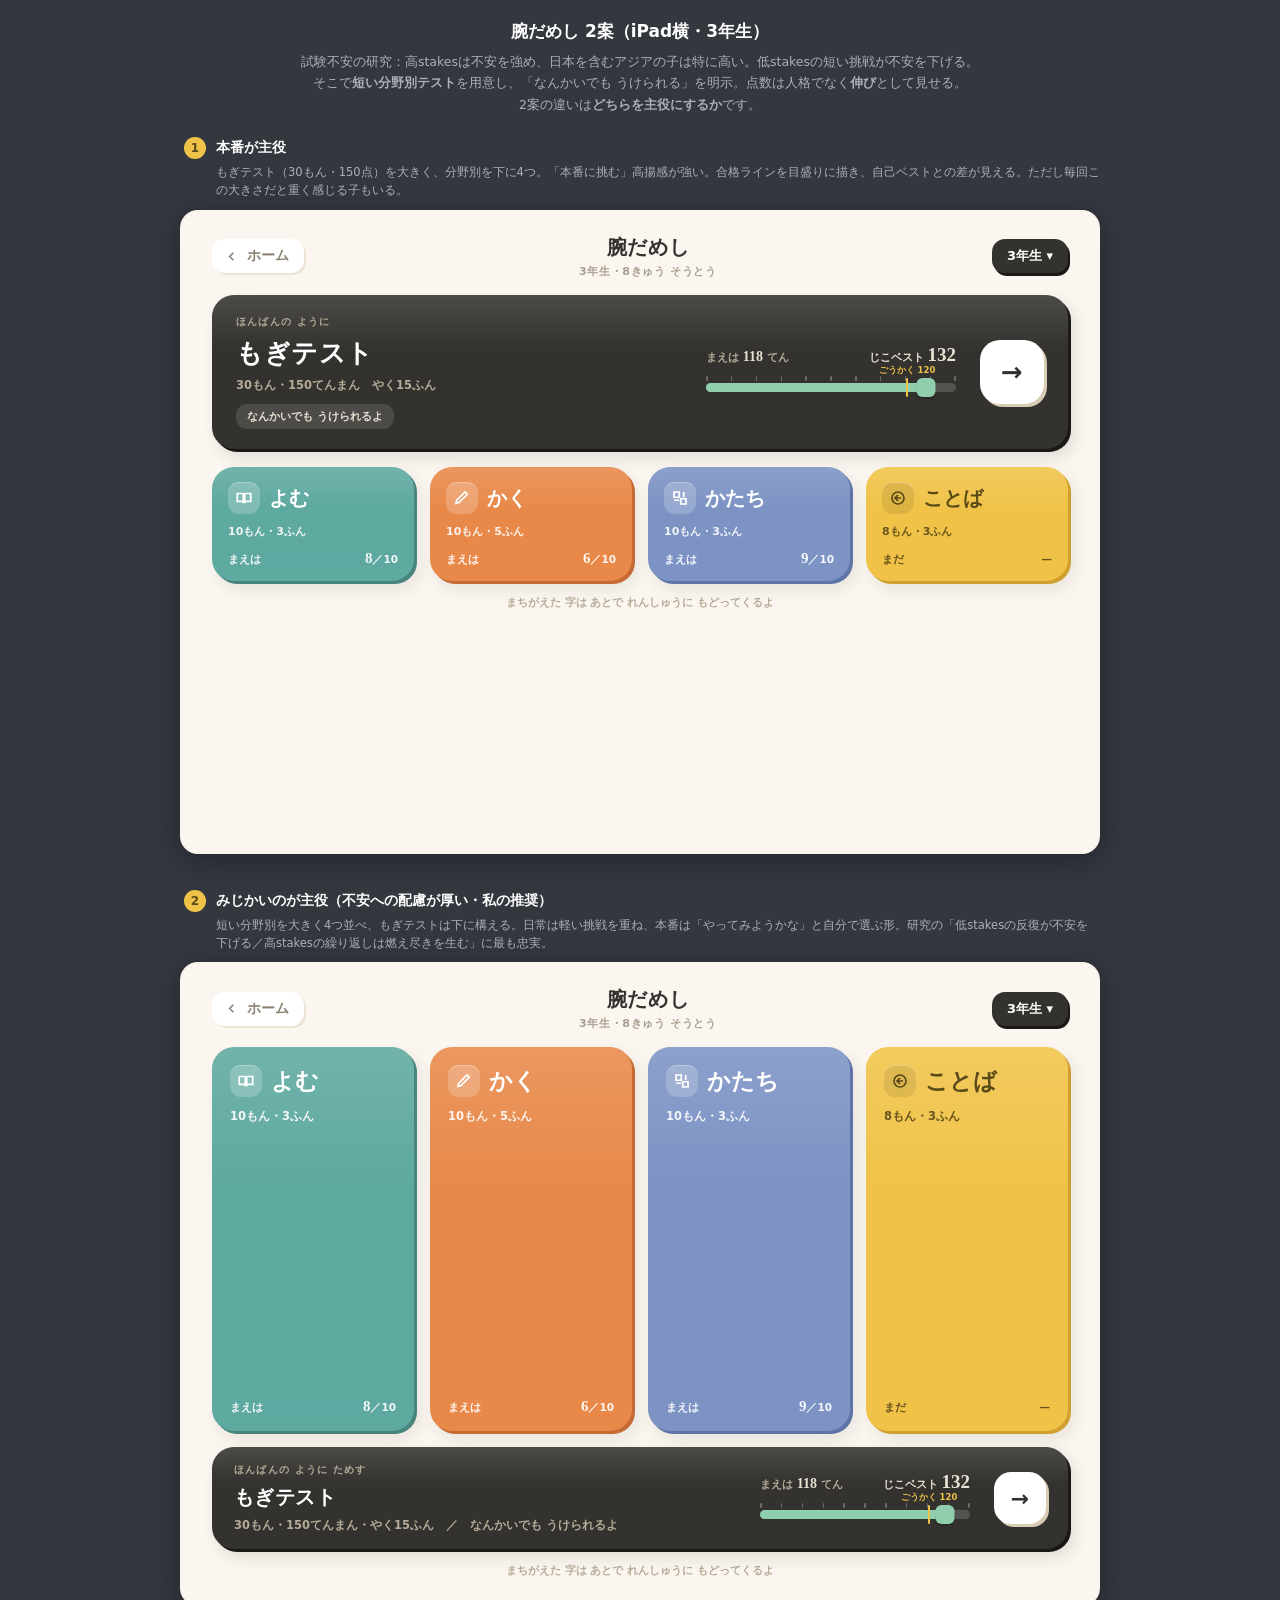
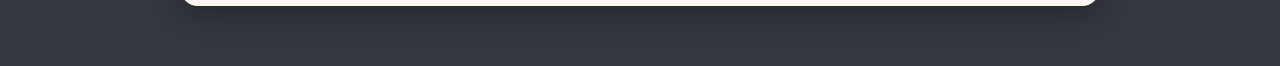
<file: docs/design/mock/腕だめし-2案.html>
<!DOCTYPE html>
<html lang="ja">
<head>
<meta charset="UTF-8">
<meta name="viewport" content="width=device-width, initial-scale=1.0">
<title>腕だめし 2案</title>
<style>
  *{box-sizing:border-box;margin:0;padding:0;-webkit-tap-highlight-color:transparent;}
  body{background:#33373E;font-family:"Hiragino Sans","Yu Gothic",system-ui,sans-serif;padding:20px 14px 60px;color:#fff;}
  .head{text-align:center;max-width:920px;margin:0 auto 22px;}
  .head h1{font-size:17px;font-weight:600;}
  .head p{font-size:12.5px;color:#AAB0BC;margin-top:8px;line-height:1.7;}
  .wrap{display:flex;flex-direction:column;gap:36px;align-items:center;}
  .case{width:100%;max-width:920px;}
  .caselabel{font-size:13.5px;font-weight:700;margin-bottom:4px;padding-left:4px;display:flex;align-items:center;gap:10px;}
  .caselabel .num{background:#F0C348;color:#5A4A18;min-width:22px;height:22px;border-radius:50%;display:inline-flex;align-items:center;justify-content:center;font-size:12px;}
  .rationale{font-size:11.5px;color:#AAB0BC;margin-bottom:10px;padding-left:36px;line-height:1.6;}
  .frame{width:100%;aspect-ratio:10/7;border-radius:18px;overflow:hidden;box-shadow:0 6px 30px rgba(0,0,0,.3);}

  /* 確定トークン */
  .scr{background:#FBF7F0;height:100%;padding:24px 32px 28px;display:flex;flex-direction:column;color:#33322E;}
  .mincho{font-family:"Yu Mincho","Hiragino Mincho ProN",serif;font-feature-settings:"palt";}
  .bar{display:flex;justify-content:space-between;align-items:center;margin-bottom:16px;}
  .back{display:flex;align-items:center;gap:8px;font-size:13.5px;color:#8A8070;font-weight:700;
    background:#fff;border-radius:13px;padding:8px 15px 8px 12px;box-shadow:2px 2px 0 #EDE4D5;}
  .back svg{width:15px;height:15px;stroke:#8A8070;stroke-width:2.5;fill:none;}
  .hgroup{text-align:center;}
  .hgroup .t{font-size:20px;font-weight:800;letter-spacing:.03em;}
  .hgroup .s{font-size:11px;color:#A89E8E;font-weight:700;margin-top:3px;letter-spacing:.06em;}
  .grade{color:#fff;border-radius:13px;padding:8px 15px;font-size:13px;font-weight:700;background:#33322E;box-shadow:2px 3px 0 #1A1916;}

  .blk{border-radius:22px;position:relative;overflow:hidden;}
  .blk::before{content:"";position:absolute;top:0;left:0;right:0;height:36%;
    background:linear-gradient(rgba(255,255,255,.12),transparent);pointer-events:none;}

  /* 本番＝墨（別格） */
  .mock{background:#33322E;color:#fff;box-shadow:3px 3px 0 #1A1916,6px 8px 16px rgba(51,50,46,.14);
    display:flex;align-items:center;gap:24px;padding:20px 24px;}
  .mock .l{flex:1;position:relative;}
  .mock .tag{font-size:10px;font-weight:800;letter-spacing:.12em;color:#B5AB98;}
  .mock .nm{font-size:26px;font-weight:800;margin-top:7px;letter-spacing:.02em;}
  .mock .ds{font-size:11.5px;color:#B5AB98;margin-top:7px;font-weight:600;}
  .mock .safe{display:inline-flex;align-items:center;gap:6px;margin-top:11px;font-size:11px;font-weight:700;
    background:rgba(255,255,255,.12);border-radius:11px;padding:5px 11px;color:#E9E2D4;}
  .mock .r{width:250px;flex-shrink:0;position:relative;}
  .mock .scoreline{display:flex;align-items:baseline;justify-content:space-between;font-size:10.5px;color:#B5AB98;font-weight:700;}
  .mock .best{font-size:11px;color:#E9E2D4;font-weight:700;}
  .mock .best b{font-size:19px;font-weight:600;}
  /* めもり（合格ライン付き） */
  .gauge{position:relative;height:24px;margin-top:9px;}
  .gauge .track{position:absolute;left:0;right:0;top:8px;height:9px;border-radius:5px;background:rgba(255,255,255,.16);}
  .gauge .fill{position:absolute;left:0;top:8px;height:9px;border-radius:5px;background:#8FCFAD;}
  .gauge .ticks{position:absolute;left:0;right:0;top:1px;display:flex;justify-content:space-between;}
  .gauge .ticks i{width:1.5px;height:5px;background:rgba(255,255,255,.28);border-radius:1px;}
  .gauge .line{position:absolute;top:3px;width:2px;height:19px;background:#F0C348;border-radius:1px;}
  .gauge .line span{position:absolute;top:-13px;left:50%;transform:translateX(-50%);font-size:8.5px;color:#F0C348;font-weight:800;white-space:nowrap;}
  .gauge .knob{position:absolute;top:3px;width:19px;height:19px;border-radius:6px;background:#8FCFAD;
    box-shadow:0 2px 0 rgba(0,0,0,.2);transform:translateX(-9.5px);}
  .mock .go{width:64px;height:64px;border-radius:20px;background:#fff;color:#33322E;flex-shrink:0;
    display:flex;align-items:center;justify-content:center;font-size:26px;font-weight:800;
    box-shadow:3px 3px 0 #D8CCB4;position:relative;}

  /* 分野別＝4色（練習と同じ言葉・同じ色で一貫） */
  .fields{display:grid;grid-template-columns:repeat(4,1fr);gap:16px;}
  .f{padding:15px 16px 14px;color:#fff;display:flex;flex-direction:column;}
  .f-yomu{background:#5EA9A0;box-shadow:3px 3px 0 #47857D,6px 8px 16px rgba(51,50,46,.10);}
  .f-kaku{background:#E8894A;box-shadow:3px 3px 0 #C56A34,6px 8px 16px rgba(51,50,46,.10);}
  .f-kata{background:#7C93C4;box-shadow:3px 3px 0 #5E74A6,6px 8px 16px rgba(51,50,46,.10);}
  .f-koto{background:#F0C348;color:#5A4A18;box-shadow:3px 3px 0 #CFA02F,6px 8px 16px rgba(51,50,46,.10);}
  .f .hd{display:flex;align-items:center;gap:9px;position:relative;}
  .f .plate{width:32px;height:32px;border-radius:11px;background:rgba(255,255,255,.20);display:flex;align-items:center;justify-content:center;flex-shrink:0;box-shadow:inset 0 1px 0 rgba(255,255,255,.3);}
  .f-koto .plate{background:rgba(90,74,24,.13);}
  .f .plate svg{width:18px;height:18px;fill:none;stroke-width:2.3;}
  .f .nm{font-size:20px;font-weight:800;line-height:1;}
  .f .q{font-size:11px;font-weight:700;opacity:.9;margin-top:10px;}
  .f .last{margin-top:auto;padding-top:11px;font-size:10.5px;font-weight:700;opacity:.92;display:flex;align-items:baseline;justify-content:space-between;}
  .f .last b{font-size:15px;font-weight:600;}

  .note{text-align:center;font-size:11px;color:#B5AB98;font-weight:700;margin-top:14px;}

  /* 案2 用：分野別を主役に */
  .P2 .fields{flex:1;grid-template-rows:1fr;}
  .P2 .f{padding:18px 18px 16px;}
  .P2 .f .nm{font-size:23px;}
  .P2 .f .q{font-size:11.5px;margin-top:12px;}
  .P2 .mock{padding:16px 22px;margin-top:16px;}
  .P2 .mock .nm{font-size:20px;}
  .P2 .mock .r{width:210px;}
  .P2 .mock .go{width:52px;height:52px;font-size:22px;border-radius:17px;}
</style>
</head>
<body>
  <div class="head">
    <h1>腕だめし 2案（iPad横・3年生）</h1>
    <p>試験不安の研究：高stakesは不安を強め、日本を含むアジアの子は特に高い。低stakesの短い挑戦が不安を下げる。<br>そこで<b>短い分野別テスト</b>を用意し、「なんかいでも うけられる」を明示。点数は人格でなく<b>伸び</b>として見せる。<br>2案の違いは<b>どちらを主役にするか</b>です。</p>
  </div>

  <div class="wrap">

    <!-- 案1 -->
    <div class="case">
      <div class="caselabel"><span class="num">1</span>本番が主役</div>
      <div class="rationale">もぎテスト（30もん・150点）を大きく、分野別を下に4つ。「本番に挑む」高揚感が強い。合格ラインを目盛りに描き、自己ベストとの差が見える。ただし毎回この大きさだと重く感じる子もいる。</div>
      <div class="frame"><div class="scr">
        <div class="bar">
          <div class="back"><svg viewBox="0 0 24 24"><polyline points="15 18 9 12 15 6"/></svg>ホーム</div>
          <div class="hgroup"><div class="t">腕だめし</div><div class="s">3年生・8きゅう そうとう</div></div>
          <div class="grade">3年生 ▾</div>
        </div>

        <div class="blk mock" style="margin-bottom:18px;">
          <div class="l">
            <div class="tag">ほんばんの ように</div>
            <div class="nm">もぎテスト</div>
            <div class="ds">30もん・150てんまん　やく15ふん</div>
            <div class="safe">なんかいでも うけられるよ</div>
          </div>
          <div class="r">
            <div class="scoreline"><span>まえは <b class="mincho" style="font-size:14px;color:#E9E2D4;">118</b> てん</span><span class="best">じこベスト <b class="mincho">132</b></span></div>
            <div class="gauge">
              <div class="track"></div><div class="fill" style="width:88%"></div>
              <div class="ticks"><i></i><i></i><i></i><i></i><i></i><i></i><i></i><i></i><i></i><i></i><i></i></div>
              <div class="line" style="left:80%"><span>ごうかく 120</span></div>
              <div class="knob" style="left:88%"></div>
            </div>
          </div>
          <div class="go">→</div>
        </div>

        <div class="fields">
          <div class="blk f f-yomu">
            <div class="hd"><div class="plate"><svg viewBox="0 0 24 24" stroke="#fff"><path d="M3 6h7a3 3 0 013 3v10a2.5 2.5 0 00-2.5-2.5H3z"/><path d="M21 6h-7a3 3 0 00-3 3v10a2.5 2.5 0 012.5-2.5H21z"/></svg></div><div class="nm">よむ</div></div>
            <div class="q">10もん・3ふん</div>
            <div class="last"><span>まえは</span><span><b class="mincho">8</b>／10</span></div>
          </div>
          <div class="blk f f-kaku">
            <div class="hd"><div class="plate"><svg viewBox="0 0 24 24" stroke="#fff"><path d="M4 19l1-4L16 4l3 3L8 18z"/></svg></div><div class="nm">かく</div></div>
            <div class="q">10もん・5ふん</div>
            <div class="last"><span>まえは</span><span><b class="mincho">6</b>／10</span></div>
          </div>
          <div class="blk f f-kata">
            <div class="hd"><div class="plate"><svg viewBox="0 0 24 24" stroke="#fff"><path d="M4 4h7v7H4z"/><path d="M13 13h7v7h-7z"/><path d="M4 15h7M17 4v7"/></svg></div><div class="nm">かたち</div></div>
            <div class="q">10もん・3ふん</div>
            <div class="last"><span>まえは</span><span><b class="mincho">9</b>／10</span></div>
          </div>
          <div class="blk f f-koto">
            <div class="hd"><div class="plate"><svg viewBox="0 0 24 24" stroke="#5A4A18"><circle cx="12" cy="12" r="8"/><path d="M8 12h8M12 8l-4 4 4 4"/></svg></div><div class="nm">ことば</div></div>
            <div class="q">8もん・3ふん</div>
            <div class="last"><span>まだ</span><span>—</span></div>
          </div>
        </div>
        <div class="note">まちがえた 字は あとで れんしゅうに もどってくるよ</div>
      </div></div>
    </div>

    <!-- 案2 -->
    <div class="case">
      <div class="caselabel"><span class="num">2</span>みじかいのが主役（不安への配慮が厚い・私の推奨）</div>
      <div class="rationale">短い分野別を大きく4つ並べ、もぎテストは下に構える。日常は軽い挑戦を重ね、本番は「やってみようかな」と自分で選ぶ形。研究の「低stakesの反復が不安を下げる／高stakesの繰り返しは燃え尽きを生む」に最も忠実。</div>
      <div class="frame"><div class="scr P2">
        <div class="bar">
          <div class="back"><svg viewBox="0 0 24 24"><polyline points="15 18 9 12 15 6"/></svg>ホーム</div>
          <div class="hgroup"><div class="t">腕だめし</div><div class="s">3年生・8きゅう そうとう</div></div>
          <div class="grade">3年生 ▾</div>
        </div>

        <div class="fields">
          <div class="blk f f-yomu">
            <div class="hd"><div class="plate"><svg viewBox="0 0 24 24" stroke="#fff"><path d="M3 6h7a3 3 0 013 3v10a2.5 2.5 0 00-2.5-2.5H3z"/><path d="M21 6h-7a3 3 0 00-3 3v10a2.5 2.5 0 012.5-2.5H21z"/></svg></div><div class="nm">よむ</div></div>
            <div class="q">10もん・3ふん</div>
            <div class="last"><span>まえは</span><span><b class="mincho">8</b>／10</span></div>
          </div>
          <div class="blk f f-kaku">
            <div class="hd"><div class="plate"><svg viewBox="0 0 24 24" stroke="#fff"><path d="M4 19l1-4L16 4l3 3L8 18z"/></svg></div><div class="nm">かく</div></div>
            <div class="q">10もん・5ふん</div>
            <div class="last"><span>まえは</span><span><b class="mincho">6</b>／10</span></div>
          </div>
          <div class="blk f f-kata">
            <div class="hd"><div class="plate"><svg viewBox="0 0 24 24" stroke="#fff"><path d="M4 4h7v7H4z"/><path d="M13 13h7v7h-7z"/><path d="M4 15h7M17 4v7"/></svg></div><div class="nm">かたち</div></div>
            <div class="q">10もん・3ふん</div>
            <div class="last"><span>まえは</span><span><b class="mincho">9</b>／10</span></div>
          </div>
          <div class="blk f f-koto">
            <div class="hd"><div class="plate"><svg viewBox="0 0 24 24" stroke="#5A4A18"><circle cx="12" cy="12" r="8"/><path d="M8 12h8M12 8l-4 4 4 4"/></svg></div><div class="nm">ことば</div></div>
            <div class="q">8もん・3ふん</div>
            <div class="last"><span>まだ</span><span>—</span></div>
          </div>
        </div>

        <div class="blk mock">
          <div class="l">
            <div class="tag">ほんばんの ように ためす</div>
            <div class="nm">もぎテスト</div>
            <div class="ds">30もん・150てんまん・やく15ふん　／　なんかいでも うけられるよ</div>
          </div>
          <div class="r">
            <div class="scoreline"><span>まえは <b class="mincho" style="font-size:14px;color:#E9E2D4;">118</b> てん</span><span class="best">じこベスト <b class="mincho">132</b></span></div>
            <div class="gauge">
              <div class="track"></div><div class="fill" style="width:88%"></div>
              <div class="ticks"><i></i><i></i><i></i><i></i><i></i><i></i><i></i><i></i><i></i><i></i><i></i></div>
              <div class="line" style="left:80%"><span>ごうかく 120</span></div>
              <div class="knob" style="left:88%"></div>
            </div>
          </div>
          <div class="go">→</div>
        </div>
        <div class="note">まちがえた 字は あとで れんしゅうに もどってくるよ</div>
      </div></div>
    </div>

  </div>
</body>
</html>
</file>
<file: css/tokens.css>
/* tokens.css — デザイン言語のトークン一元化（Phase D2）
   正本: docs/jibun-jiten-デザイン言語.md（8色・書体・原則）
   全画面はこのトークンだけで組む。個別画面でハードコード色を書かない。 */

:root {
  /* 8色（増やさない） */
  --paper: #F7F8FA;        /* 背景。かすかに青い冷たい白＝静かな机 */
  --paper-edge: #EDEFF3;   /* カードのふち・かすかな段差 */
  --ink: #1B2A4A;          /* 主役の字（子どもの筆跡）。万年筆の青黒 */
  --ink-soft: #3A4B6E;     /* インクの弱め（ラベル等） */
  --ghost: #C7CCD4;        /* 手本(KanjiVG)・未習得の脇役グレー */
  --ghost-faint: #DDE1E7;  /* さらに淡い */
  --grow: #3A9D6B;         /* 達成・育つの新緑の一点 */
  --grow-bg: #E8F3ED;      /* 新緑の淡い地 */

  /* 書体（2ウェイトまで） */
  --font-ui: -apple-system, "Hiragino Sans", sans-serif;
  --font-num: "Hiragino Mincho ProN", "Yu Mincho", serif; /* 点数・画数の数字は性格のある明朝 */

  /* 形・影・余白 */
  --radius: 12px;
  --radius-lg: 18px;
  --shadow-card: 0 1px 2px rgba(27, 42, 74, 0.05), 0 6px 18px rgba(27, 42, 74, 0.05);
  --shadow-cell: 0 1px 3px rgba(27, 42, 74, 0.06);
  --space: 14px;
}

/* 共有コンポーネント（全画面同じ手触りにする最小セット） */
.card {
  background: #fff;
  border: 1px solid var(--paper-edge);
  border-radius: var(--radius);
  box-shadow: var(--shadow-card);
}

.btn-ink {          /* 濃紺の塊は画面に1つだけ（主アクション） */
  background: var(--ink);
  color: #fff;
  border: none;
  border-radius: var(--radius);
  font-family: var(--font-ui);
  cursor: pointer;
  touch-action: manipulation;
}
.btn-ink:active { opacity: 0.88; }

.btn-quiet {        /* それ以外は静かなボタン */
  background: #fff;
  color: var(--ink-soft);
  border: 1px solid var(--ghost);
  border-radius: var(--radius);
  font-family: var(--font-ui);
  cursor: pointer;
  touch-action: manipulation;
}
.btn-quiet:active { background: var(--paper-edge); }

/* ═══════════════════════════════════════════════════════════
   R1: 積み木トークン（外の器）— 追加のみ。上の ink 系は「中の道場」で存続
   正本: デザイン言語 追記2026-07-20〜22（積み木質感・二層構造）
   確定モック: ホーム-レイアウト3案.html 案Y ／ 案3-右下段差.html パターンC
   ═══════════════════════════════════════════════════════════ */

:root {
  /* 外（おもちゃ）の器 */
  --block-bg: #FBF7F0;          /* 温かいオフホワイト背景 */
  --block-text: #33322E;        /* ブランド/文字＝濃い墨 */
  --block-text-edge: #1A1916;   /* 墨ブロックの段差色 */
  --block-muted: #8A8070;       /* 弱め文字 */
  --block-muted-soft: #A89E8E;  /* さらに弱め */
  --block-muted-faint: #B0A692; /* 未到達の駅の文字 */

  /* 機能ブロック（背景／右下段差の濃い同色） */
  --block-hero: #E8894A;        --block-hero-edge: #C56A34;   /* きょうの（ヒーロー） */
  --block-prac: #5EA9A0;        --block-prac-edge: #47857D;   /* 練習・済んだ学年 */
  --block-exam: #F0C348;        --block-exam-edge: #CFA02F;   /* 腕だめし */
  --block-exam-text: #5A4A18;   /* 黄ブロック上の文字 */
  --block-dict: #7C93C4;        --block-dict-edge: #5E74A6;   /* じてん */
  --block-dash: #DDD2C0;        --block-dash-edge: #EDE4D5;   /* 破線（もっと上・未到達） */
  --block-go-edge: #E4D9C8;     /* 白ボタン（きょうのぶん→）の段差 */
  --block-road: #E4DBCB;        /* みちの破線 */

  /* 形（ブロックらしいふっくらした角） */
  --block-radius: 22px;
  --block-radius-sm: 16px;
}

/* 段差＝パターンC（右下3px・斜め・淡い落ち影）。色ごとにワンセット */
.blk { border-radius: var(--block-radius); position: relative; }
.blk-sh-hero { box-shadow: 3px 3px 0 var(--block-hero-edge), 5px 6px 12px rgba(51,50,46,.10); }
.blk-sh-prac { box-shadow: 3px 3px 0 var(--block-prac-edge), 5px 6px 12px rgba(51,50,46,.09); }
.blk-sh-exam { box-shadow: 3px 3px 0 var(--block-exam-edge), 5px 6px 12px rgba(51,50,46,.09); }
.blk-sh-dict { box-shadow: 3px 3px 0 var(--block-dict-edge), 5px 6px 12px rgba(51,50,46,.09); }
.blk-sh-dash { box-shadow: 3px 3px 0 var(--block-dash-edge), 5px 6px 12px rgba(51,50,46,.07); }
.blk-sh-text { box-shadow: 2px 3px 0 var(--block-text-edge); }
.blk-sh-go   { box-shadow: 2px 2px 0 var(--block-go-edge); }
</file>
